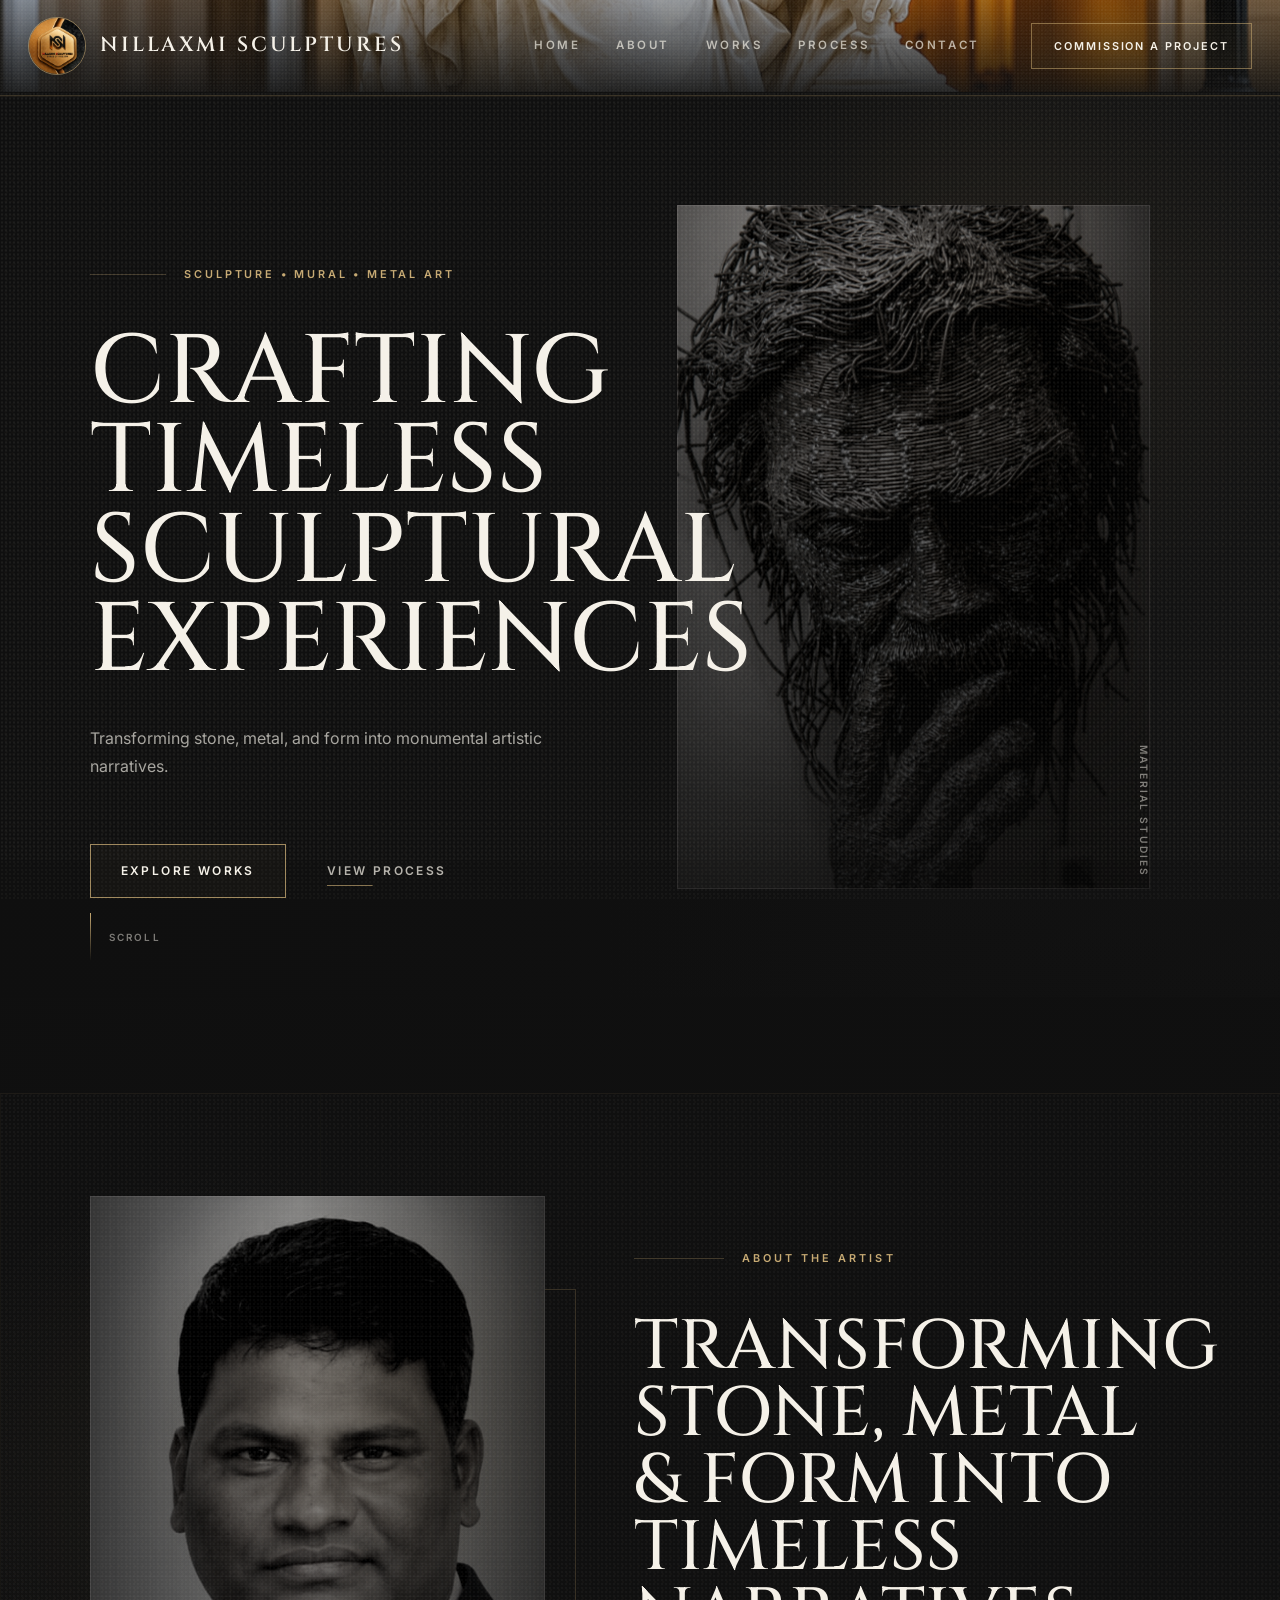
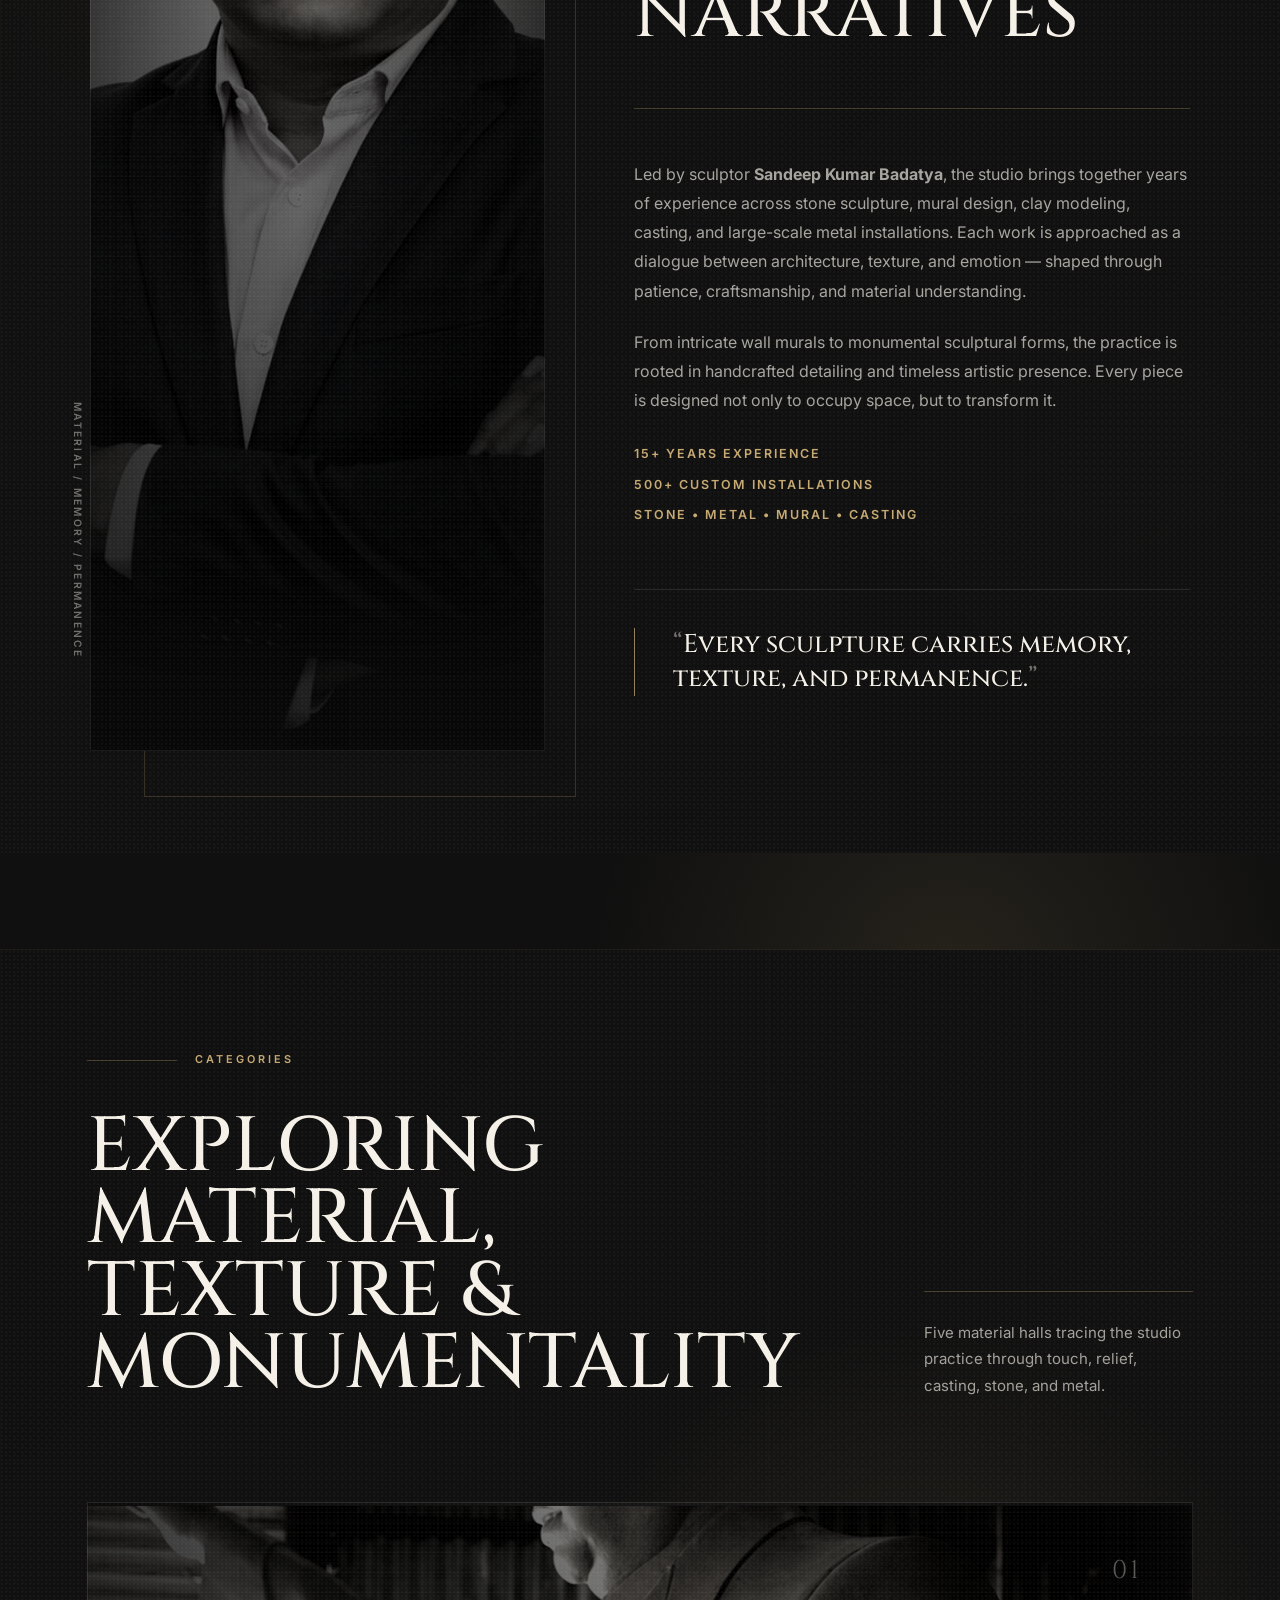
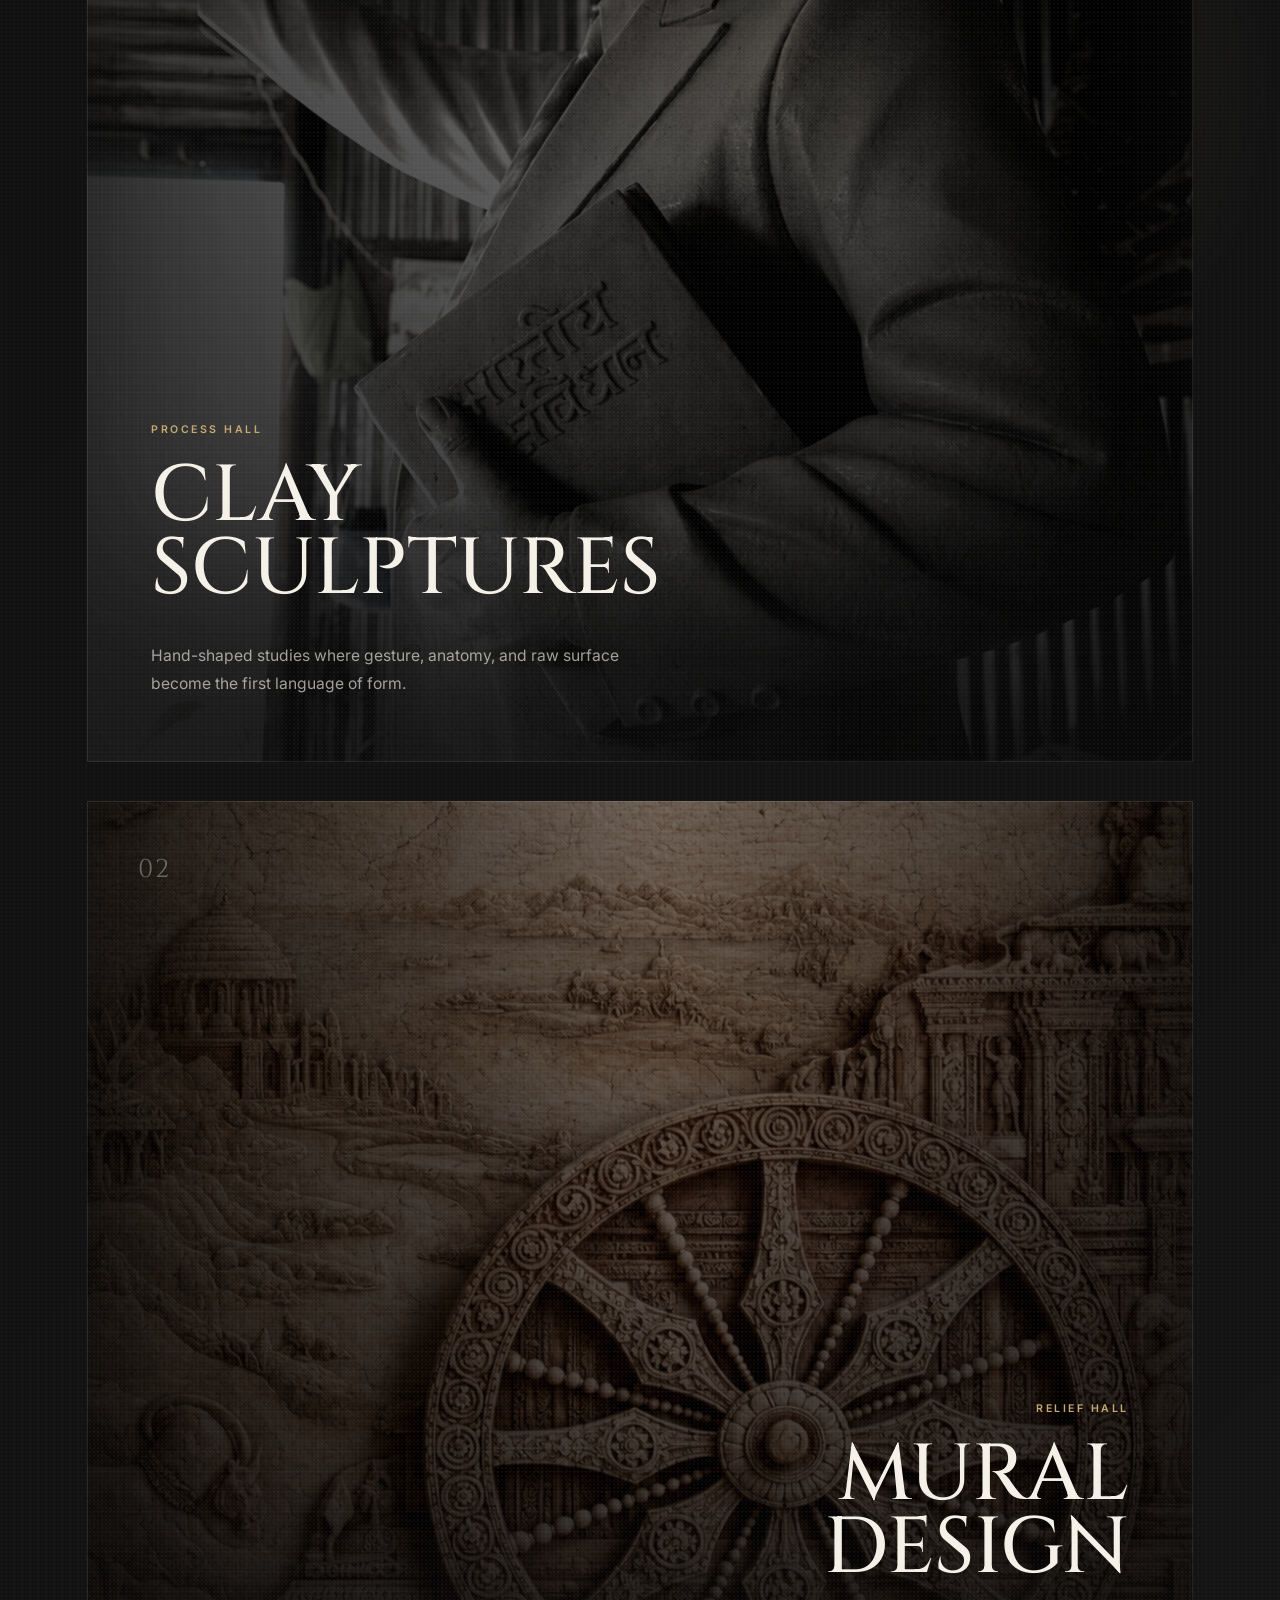
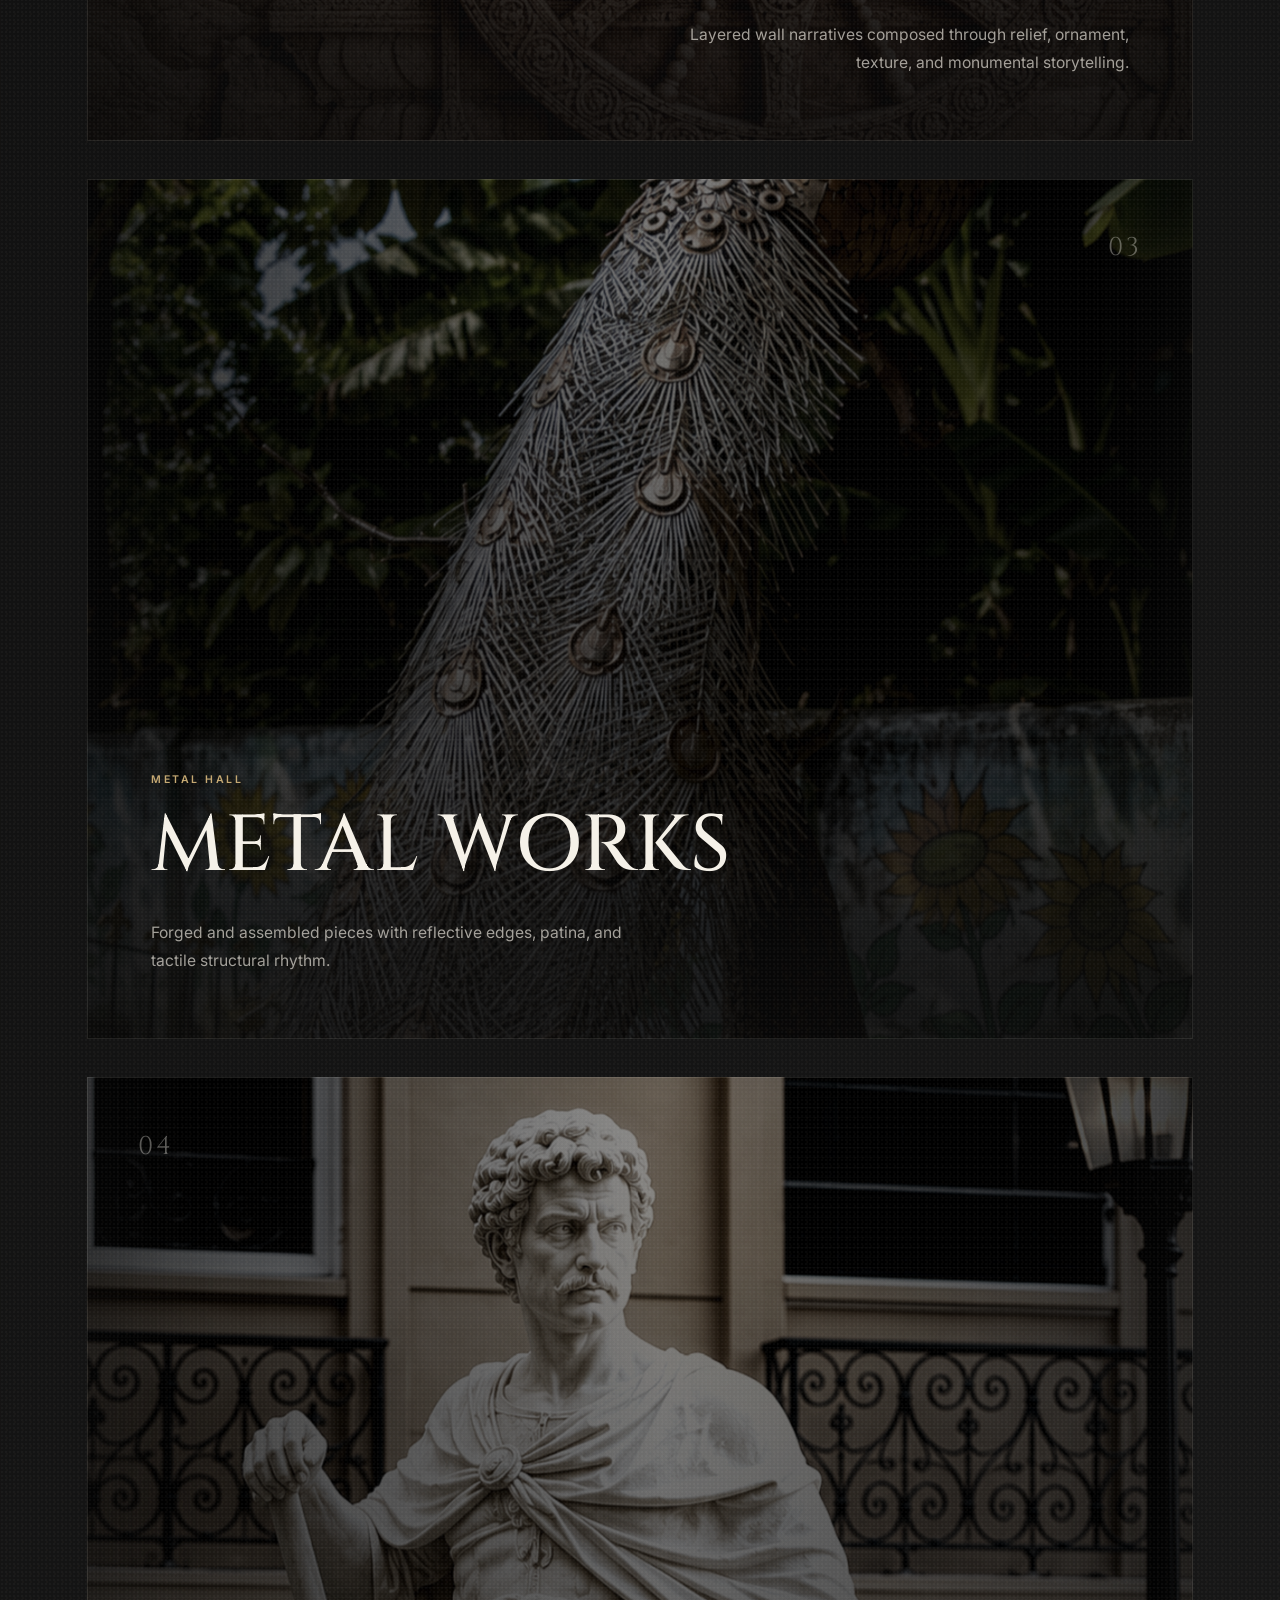
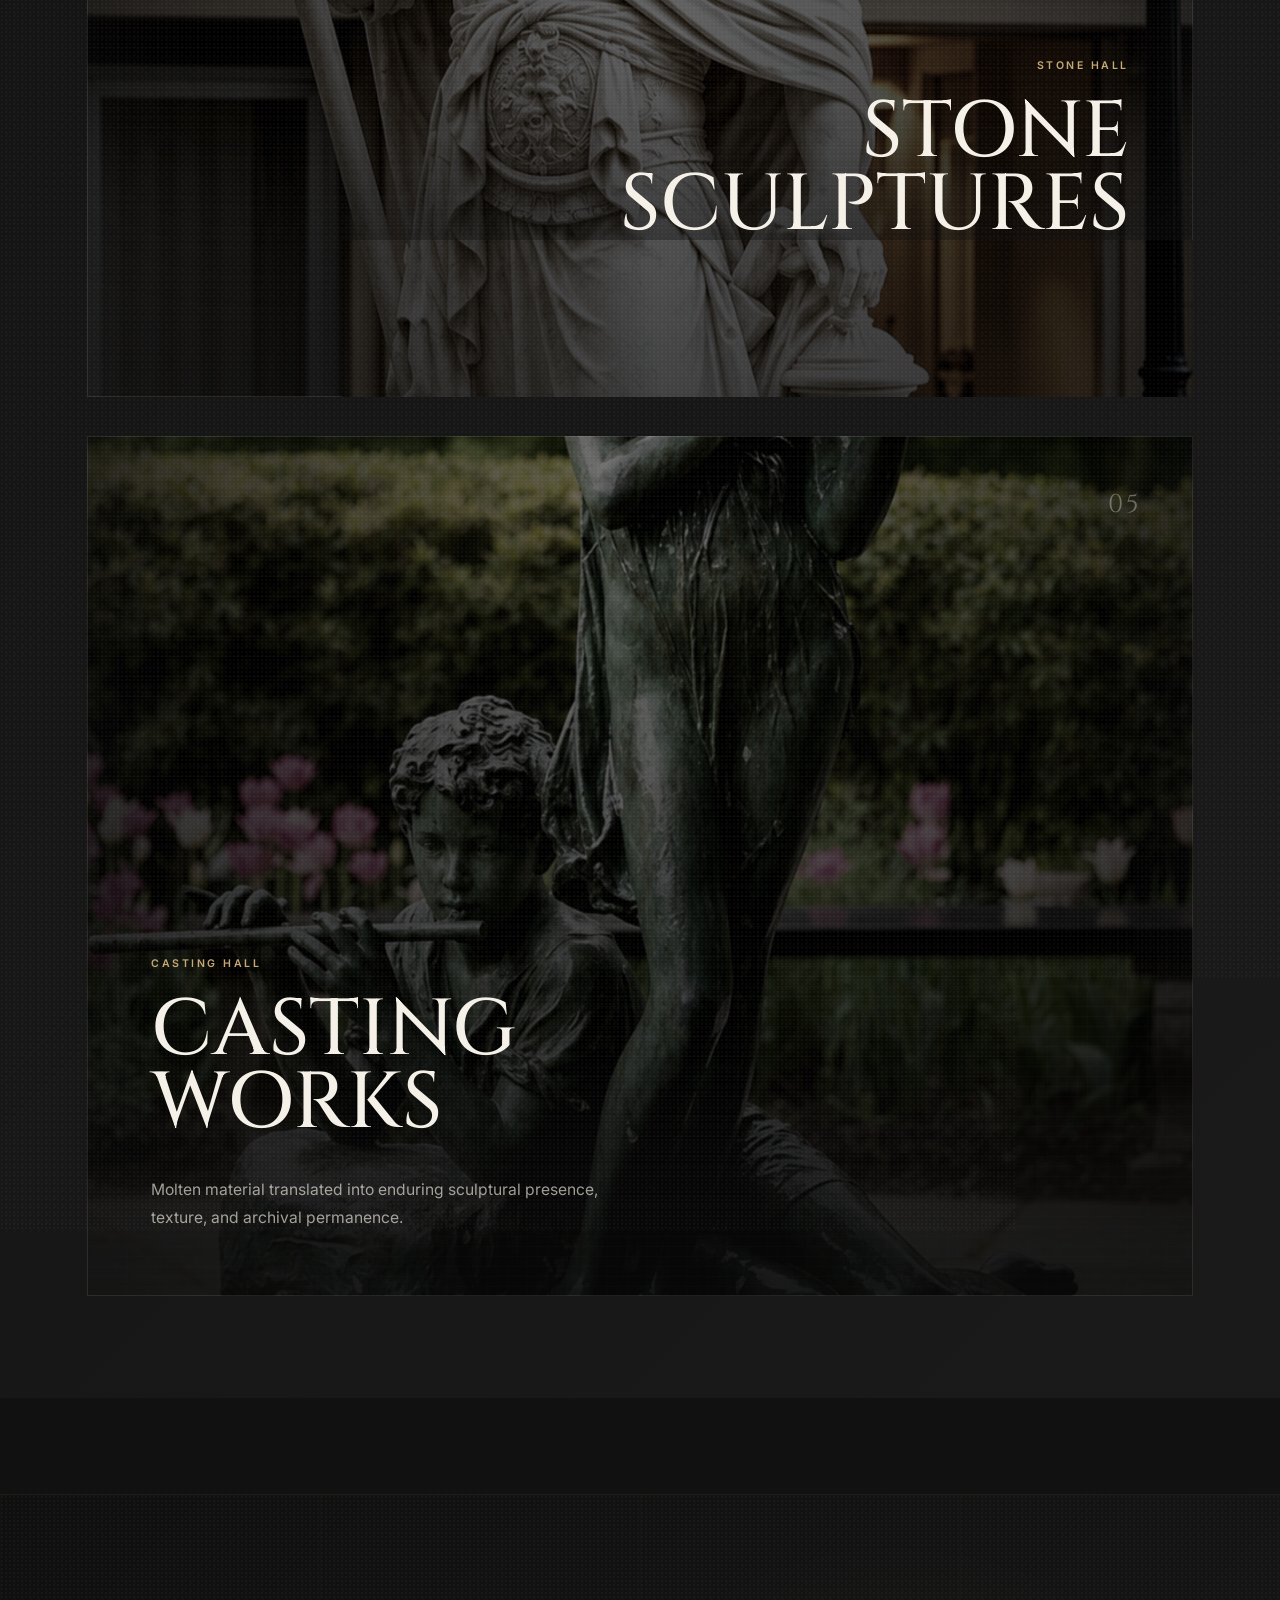
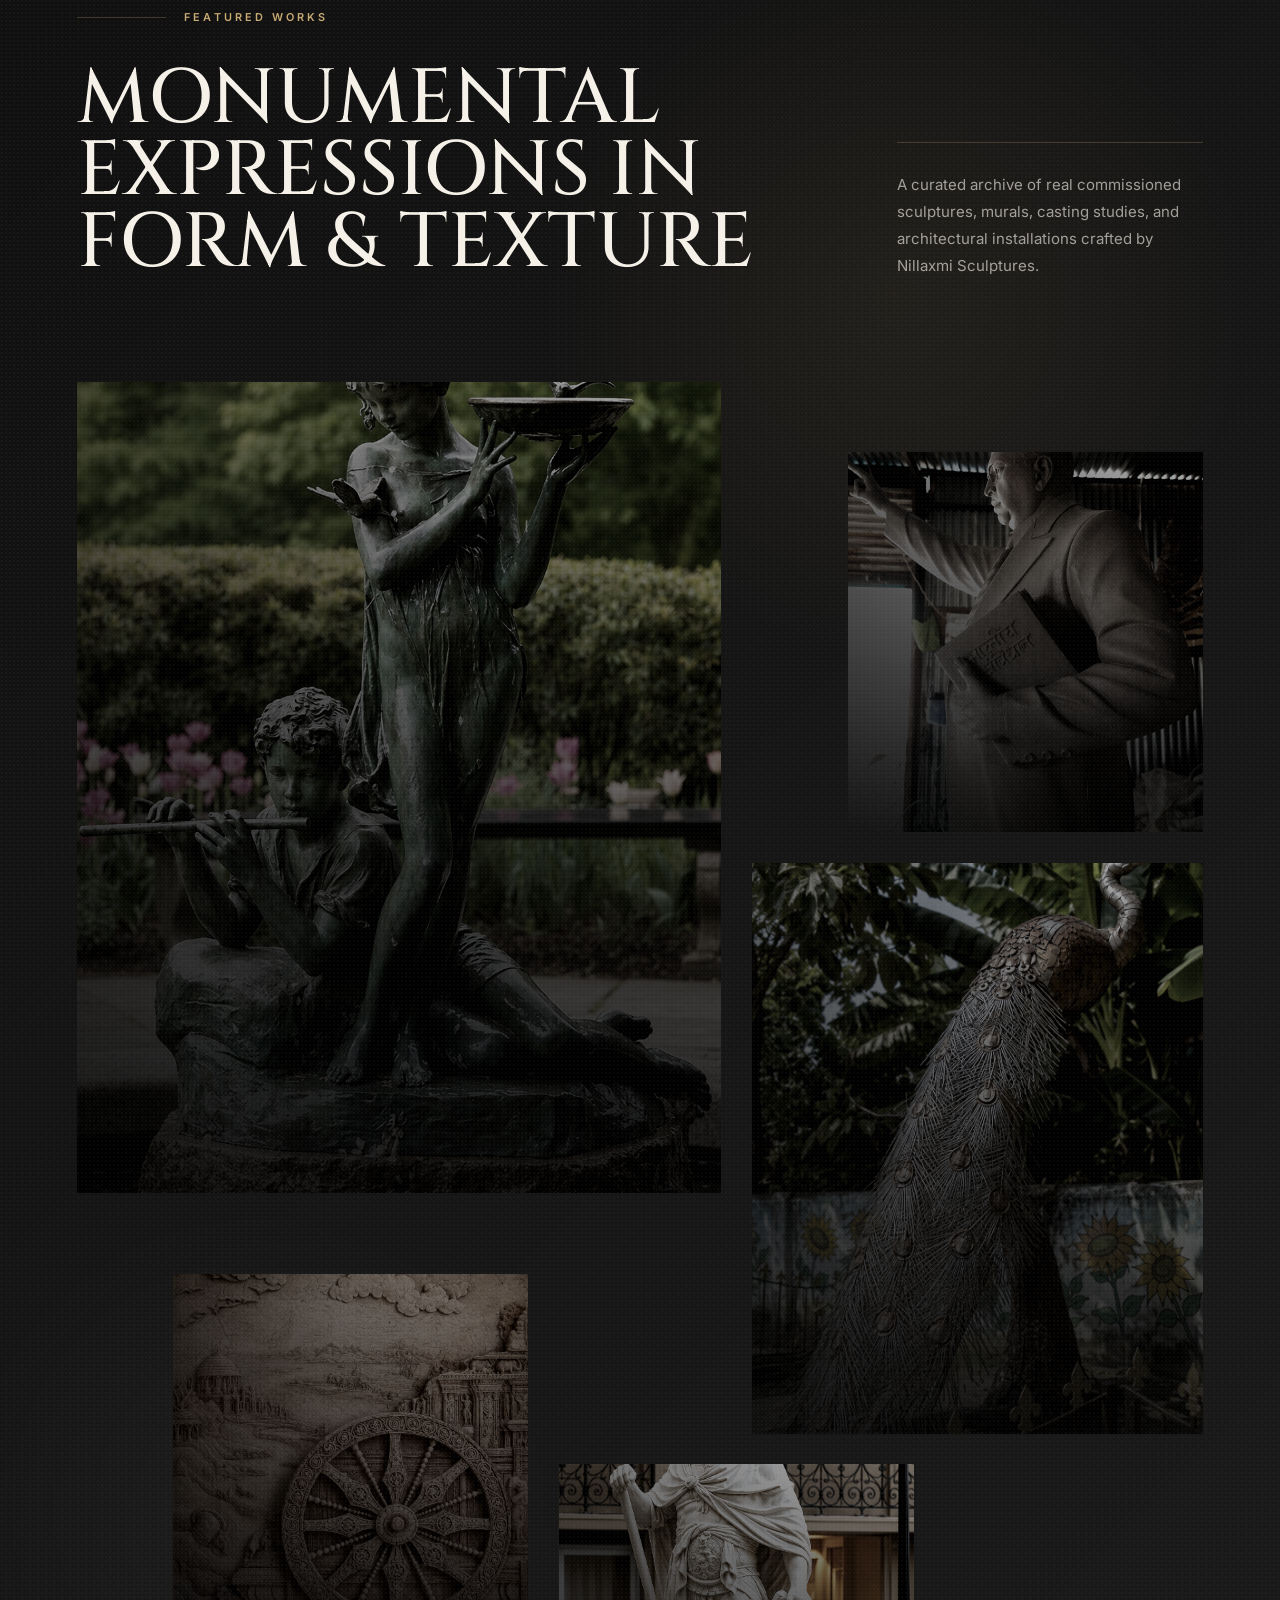
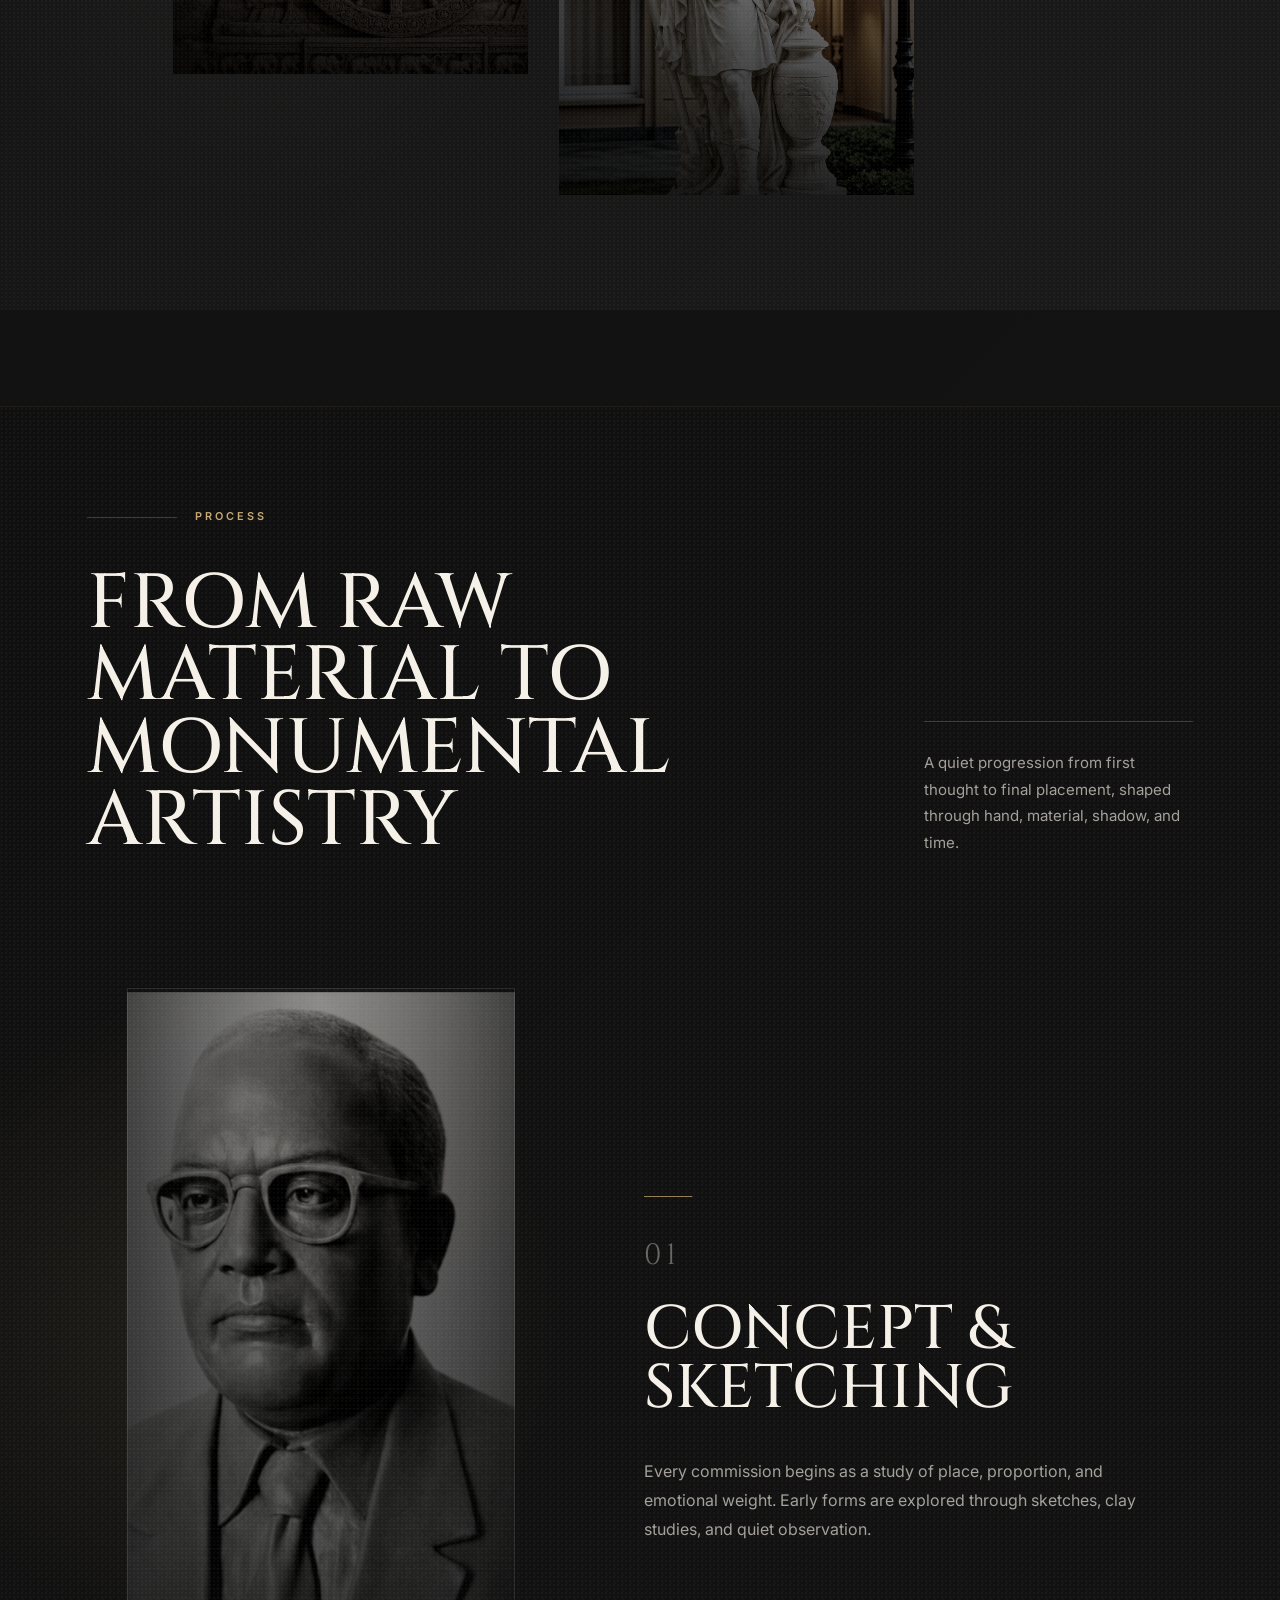
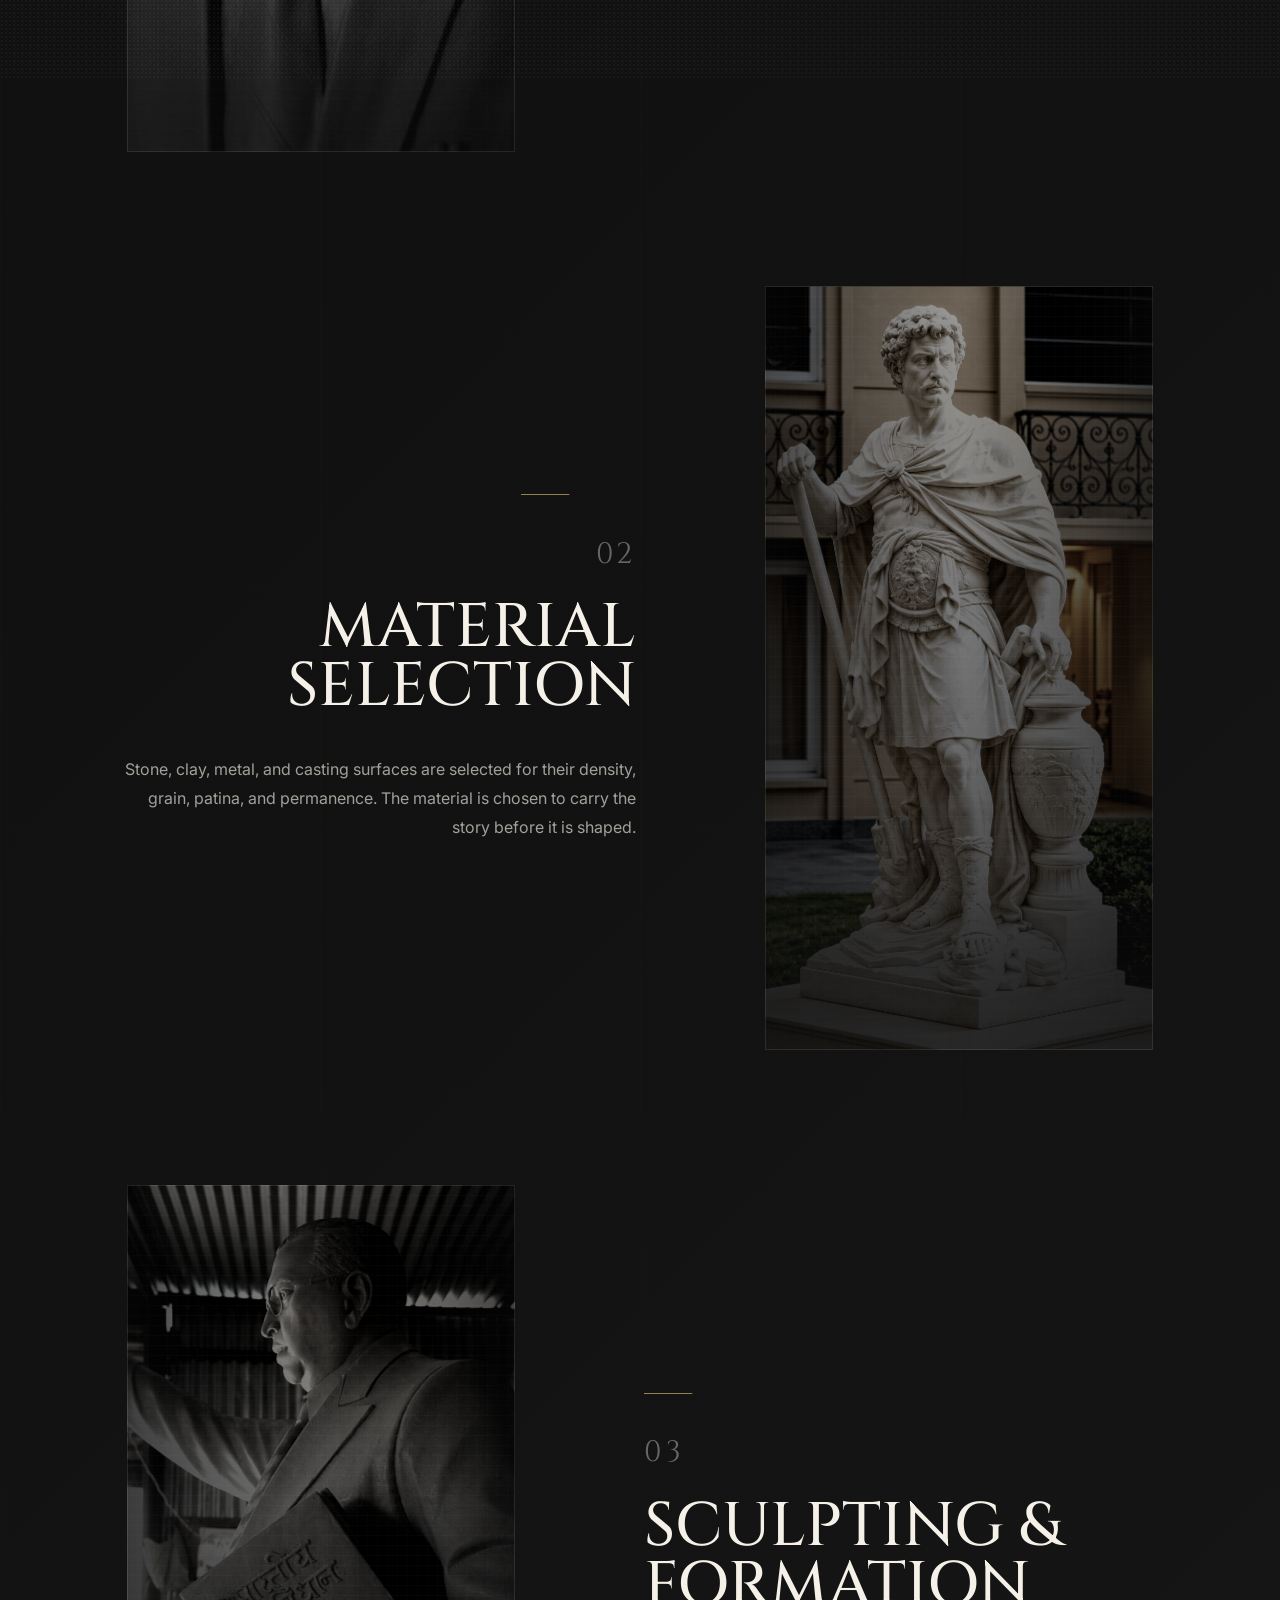
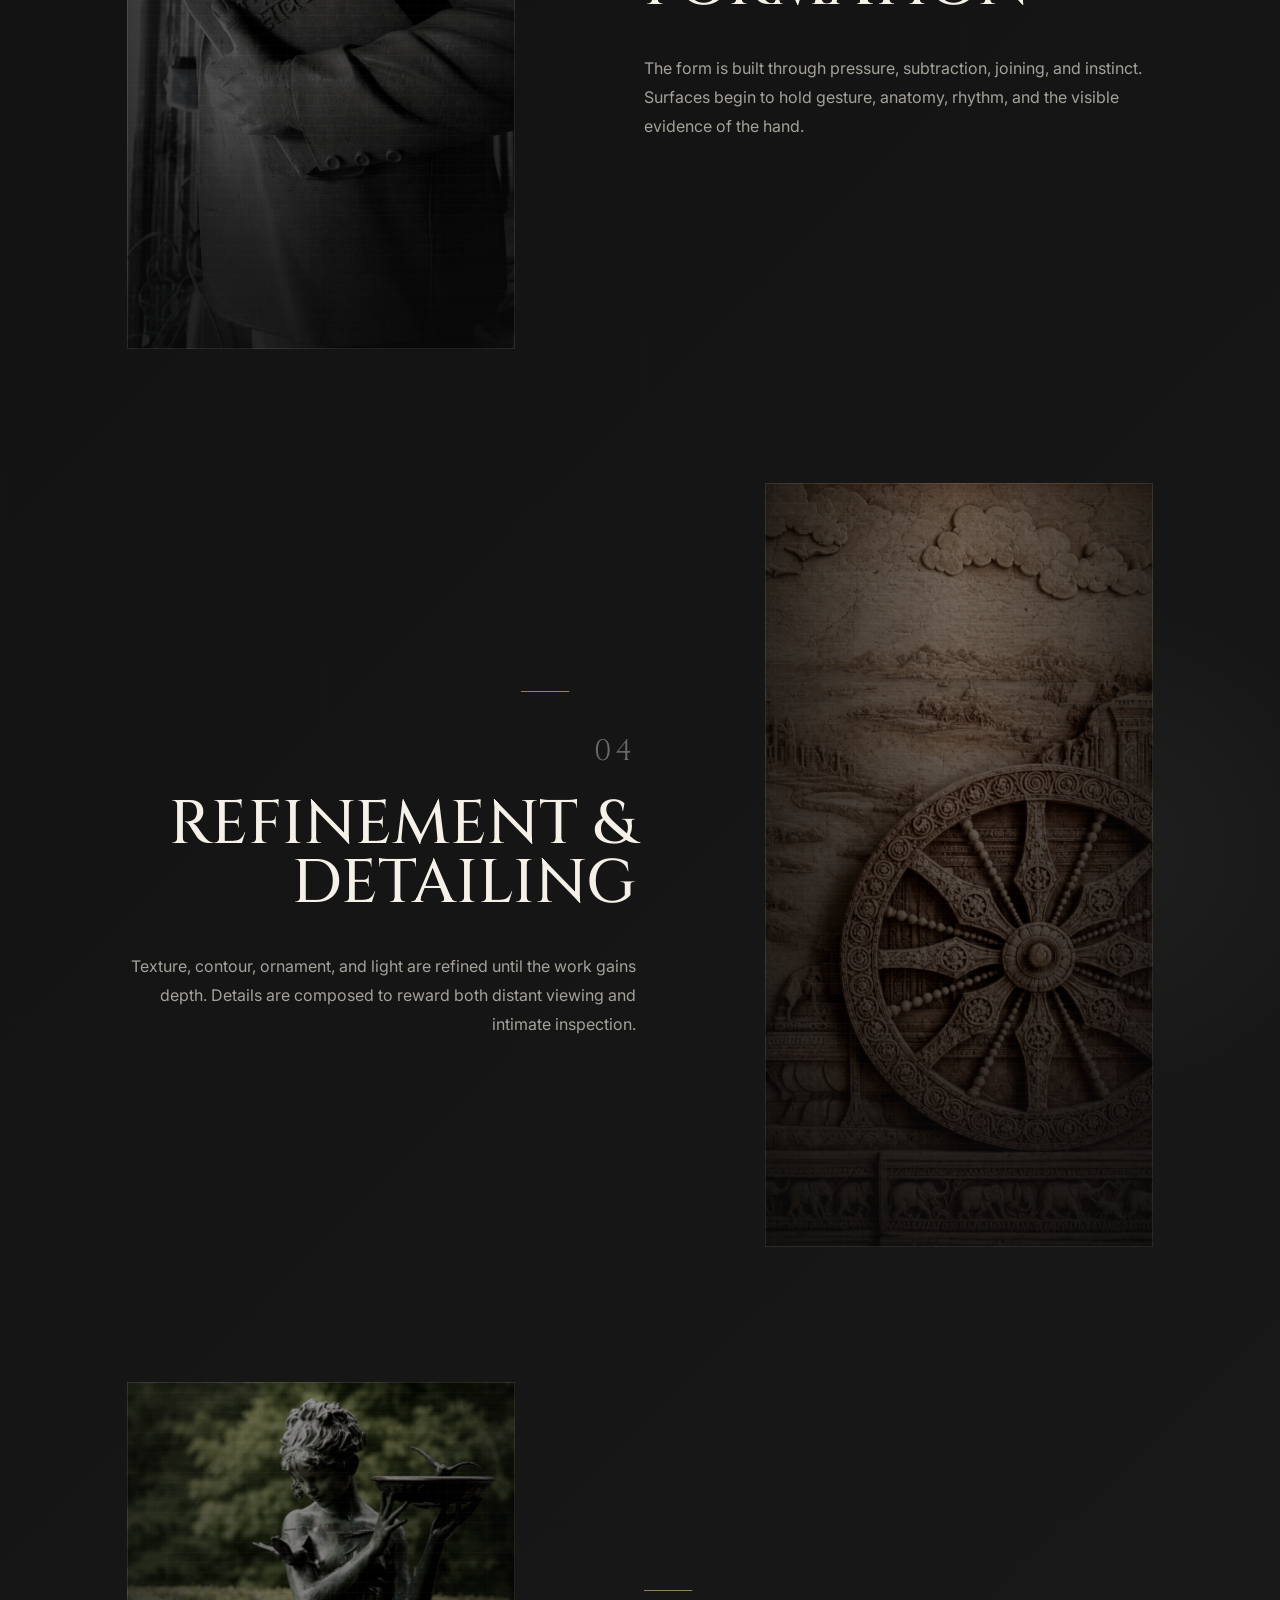
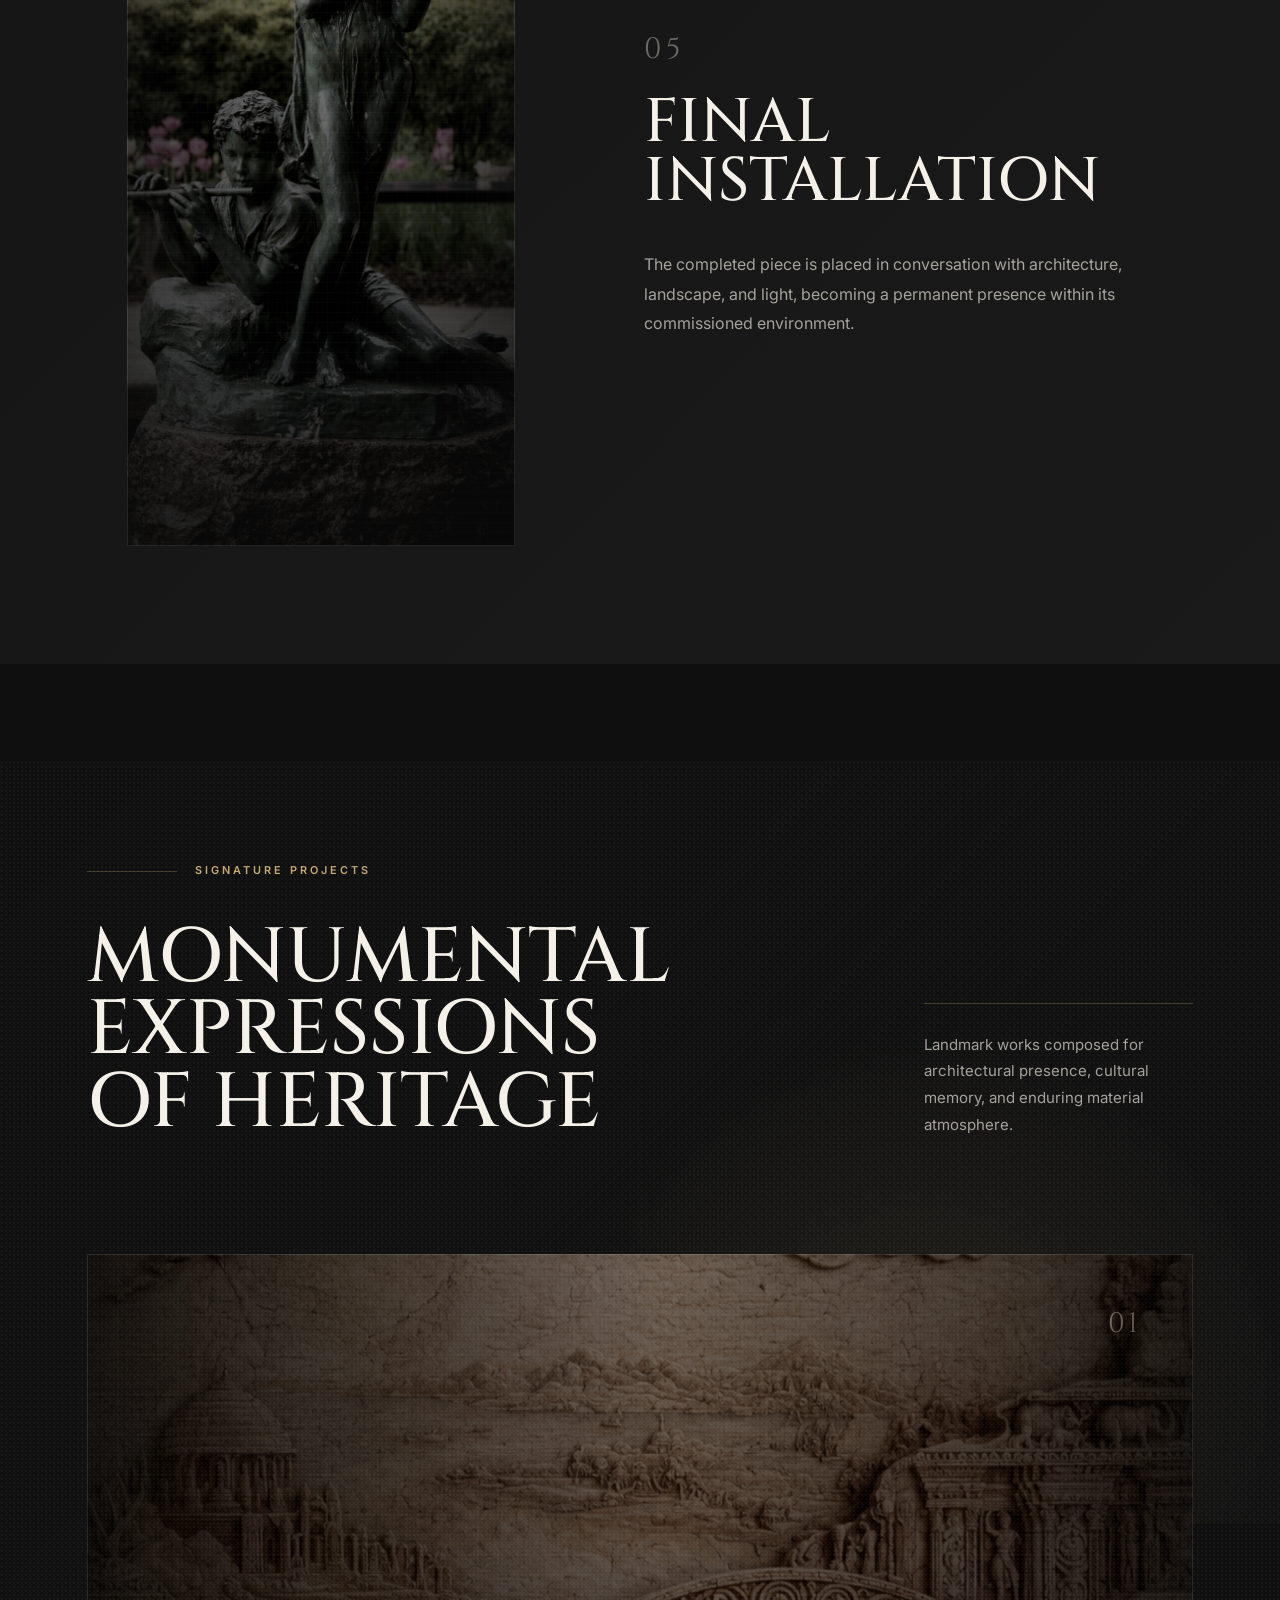
<file: index.html>
<!DOCTYPE html>
<html lang="en">
<head>
  <meta charset="UTF-8" />
  <meta name="viewport" content="width=device-width, initial-scale=1.0" />
  <meta
    name="description"
    content="Nillaxmi Sculptures is a luxury cinematic sculpture portfolio featuring stone, metal, mural, clay, and casting works."
  />
  <meta name="theme-color" content="#0f0f0f" />

  <title>Nillaxmi Sculptures | Luxury Sculpture Portfolio</title>

  <link rel="icon" href="data:," />

  <!-- Fonts -->
  <link rel="preconnect" href="https://fonts.googleapis.com" />
  <link rel="preconnect" href="https://fonts.gstatic.com" crossorigin />
  <link
    href="https://fonts.googleapis.com/css2?family=Cinzel:wght@500;600&family=Inter:wght@400;500;600&display=swap"
    rel="stylesheet"
  />

  <!-- IMPORTANT -->
  <!-- GitHub Pages path fix -->
  <link rel="stylesheet" href="./css/index.css" />
</head>

<body>
  <div class="site-shell">

    <!-- NAVBAR -->
    <iframe
      class="section-frame navbar-frame"
      src="./html/navbar.html"
      title="Nillaxmi Sculptures Navigation"
      scrolling="no"
    ></iframe>

    <main class="site-main">

      <!-- HERO -->
      <section
        id="hero"
        class="section-slot section-slot--hero"
        aria-label="Hero Section"
      >
        <iframe
          class="section-frame"
          src="./html/hero.html"
          title="Hero"
          scrolling="no"
          data-auto-height
        ></iframe>
      </section>

      <!-- ABOUT -->
      <section
        id="about"
        class="section-slot section-slot--about"
        aria-label="About Section"
      >
        <iframe
          class="section-frame"
          src="./html/about.html"
          title="About"
          scrolling="no"
          data-auto-height
        ></iframe>
      </section>

      <!-- CATEGORIES -->
      <section
        id="categories"
        class="section-slot section-slot--categories"
        aria-label="Categories Section"
      >
        <iframe
          class="section-frame"
          src="./html/categories.html"
          title="Categories"
          loading="lazy"
          scrolling="no"
          data-auto-height
        ></iframe>
      </section>

      <!-- FEATURED WORKS -->
      <section
        id="featured-works"
        class="section-slot section-slot--featured"
        aria-label="Featured Works"
      >
        <iframe
          class="section-frame"
          src="./html/featured-works-updated.html"
          title="Featured Works"
          loading="lazy"
          scrolling="no"
          data-auto-height
        ></iframe>
      </section>

      <!-- PROCESS -->
      <section
        id="process"
        class="section-slot section-slot--process"
        aria-label="Process Section"
      >
        <iframe
          class="section-frame"
          src="./html/process.html"
          title="Process"
          loading="lazy"
          scrolling="no"
          data-auto-height
        ></iframe>
      </section>

      <!-- SIGNATURE PROJECTS -->
      <section
        id="signature-projects"
        class="section-slot section-slot--projects"
        aria-label="Signature Projects"
      >
        <iframe
          class="section-frame"
          src="./html/signature-projects.html"
          title="Signature Projects"
          loading="lazy"
          scrolling="no"
          data-auto-height
        ></iframe>
      </section>

      <!-- TESTIMONIALS -->
      <section
        id="testimonials"
        class="section-slot section-slot--testimonials"
        aria-label="Testimonials"
      >
        <iframe
          class="section-frame"
          src="./html/testimonials.html"
          title="Testimonials"
          loading="lazy"
          scrolling="no"
          data-auto-height
        ></iframe>
      </section>

      <!-- CONTACT -->
      <section
        id="contact"
        class="section-slot section-slot--contact"
        aria-label="Contact Section"
      >
        <iframe
          class="section-frame"
          src="./html/contact.html"
          title="Contact"
          loading="lazy"
          scrolling="no"
          data-auto-height
        ></iframe>
      </section>

    </main>
  </div>

  <!-- AUTO HEIGHT SCRIPT -->
  <script>
    function resizeFrame(frame) {
      try {
        const doc =
          frame.contentDocument || frame.contentWindow.document;

        if (!doc) return;

        const height = Math.max(
          doc.body.scrollHeight,
          doc.documentElement.scrollHeight
        );

        frame.style.height = height + "px";
      } catch (error) {
        console.log("Iframe resize blocked:", error);
      }
    }

    function resizeAllFrames() {
      document
        .querySelectorAll("[data-auto-height]")
        .forEach((frame) => {
          resizeFrame(frame);
        });
    }

    document
      .querySelectorAll("[data-auto-height]")
      .forEach((frame) => {
        frame.addEventListener("load", () => {
          resizeFrame(frame);

          setTimeout(() => resizeFrame(frame), 300);
          setTimeout(() => resizeFrame(frame), 1000);
          setTimeout(() => resizeFrame(frame), 2000);
        });
      });

    window.addEventListener("resize", resizeAllFrames);

    window.addEventListener("load", resizeAllFrames);
  </script>
</body>
</html>
</file>
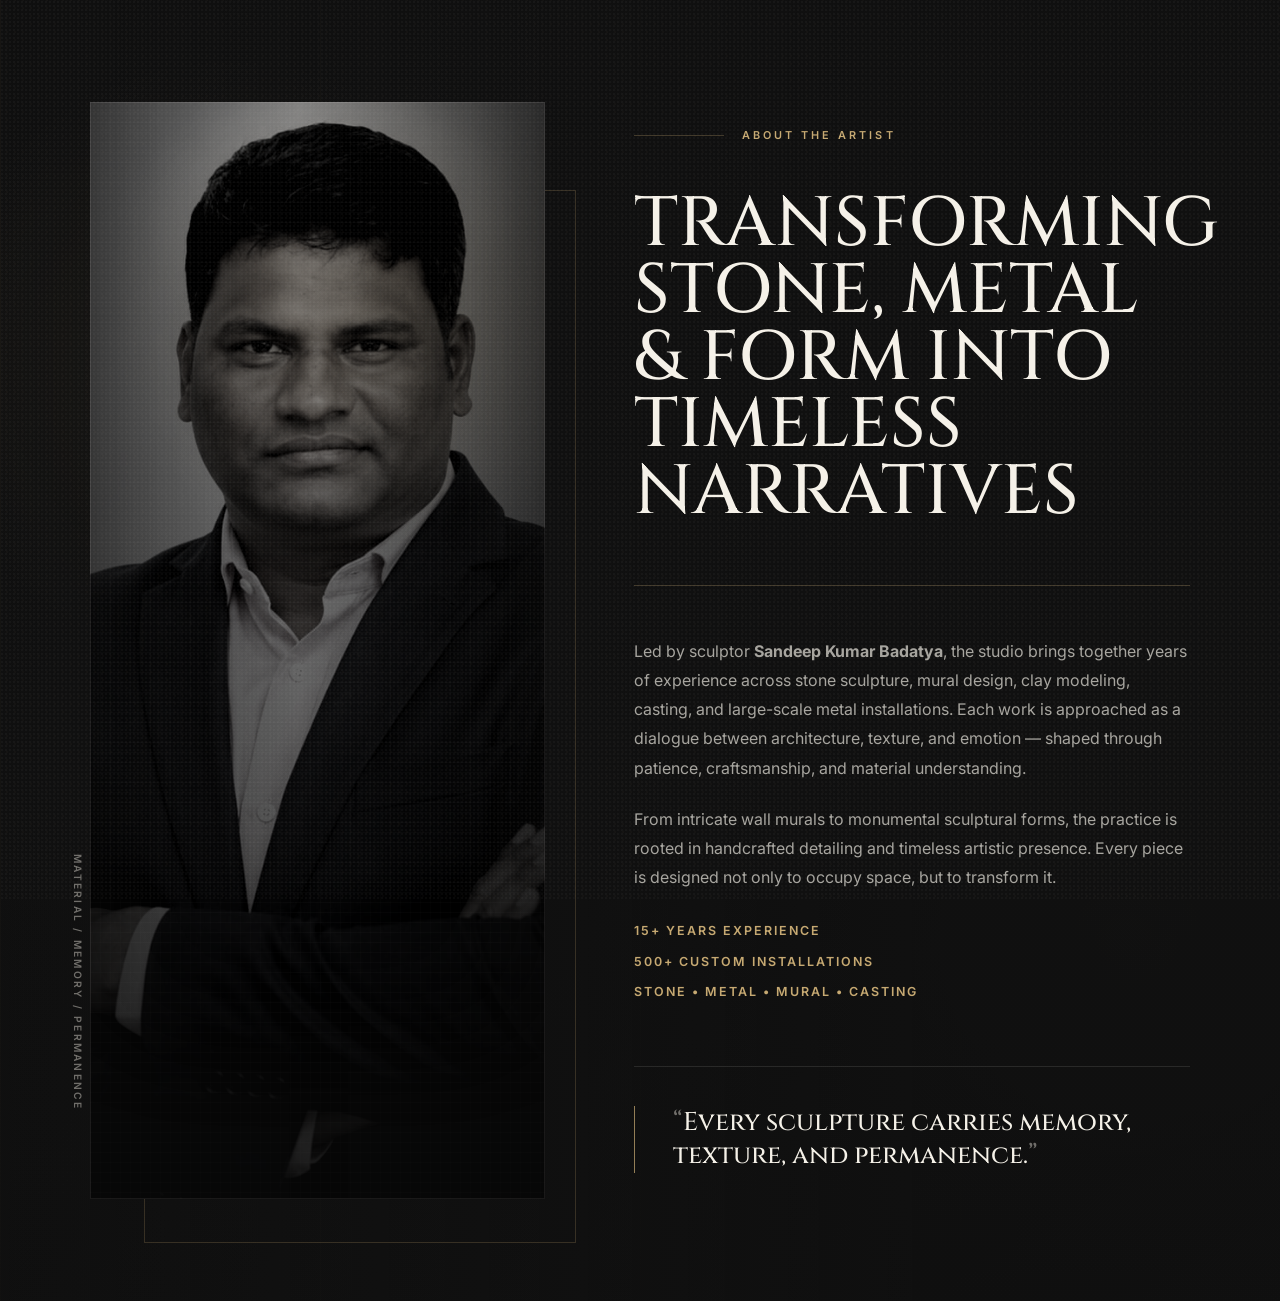
<file: html/about.html>
﻿<!DOCTYPE html>
<html lang="en">
<head>
  <meta charset="UTF-8" />
  <meta name="viewport" content="width=device-width, initial-scale=1.0" />
  <title>About the Artist</title>
  <link rel="preconnect" href="https://fonts.googleapis.com" />
  <link rel="preconnect" href="https://fonts.gstatic.com" crossorigin />
  <link href="https://fonts.googleapis.com/css2?family=Cinzel:wght@500;600&family=Inter:wght@400;500;600&display=swap" rel="stylesheet" />
  <link rel="stylesheet" href="../css/about.css" />
</head>
<body>
  <section class="about-section" aria-label="About the artist">
    <figure class="artist-visual">
      <div class="image-frame">
        <img
          class="artist-image"
          src="../image/WhatsApp Image 2026-05-27 at 10.31.24 AM.jpeg"
          alt="Clay sculpting process work rendered with cinematic museum lighting"
        />
      </div>
    </figure>

    <div class="about-copy">
      <p class="eyebrow reveal">ABOUT THE ARTIST</p>
      <h1 class="reveal">Transforming Stone, Metal &amp; Form Into Timeless Narratives</h1>

      <div class="story reveal">
        <p>
          Led by sculptor <b>Sandeep Kumar Badatya</b>, the studio brings together years of experience across stone sculpture, mural design, clay modeling, casting, and large-scale metal installations. Each work is approached as a dialogue between architecture, texture, and emotion — shaped through patience, craftsmanship, and material understanding.
        </p>
        <p>
          From intricate wall murals to monumental sculptural forms, the practice is rooted in handcrafted detailing and timeless artistic presence. Every piece is designed not only to occupy space, but to transform it.
        </p>
        <div class="artist-stats" aria-label="Studio highlights">
          <span>15+ Years Experience</span>
          <span>500+ Custom Installations</span>
          <span>Stone &bull; Metal &bull; Mural &bull; Casting</span>
        </div>
      </div>

      <blockquote class="quote reveal">
        <span>&ldquo;</span>Every sculpture carries memory, texture, and permanence.<span>&rdquo;</span>
      </blockquote>
    </div>
  </section>
</body>
</html>
</file>
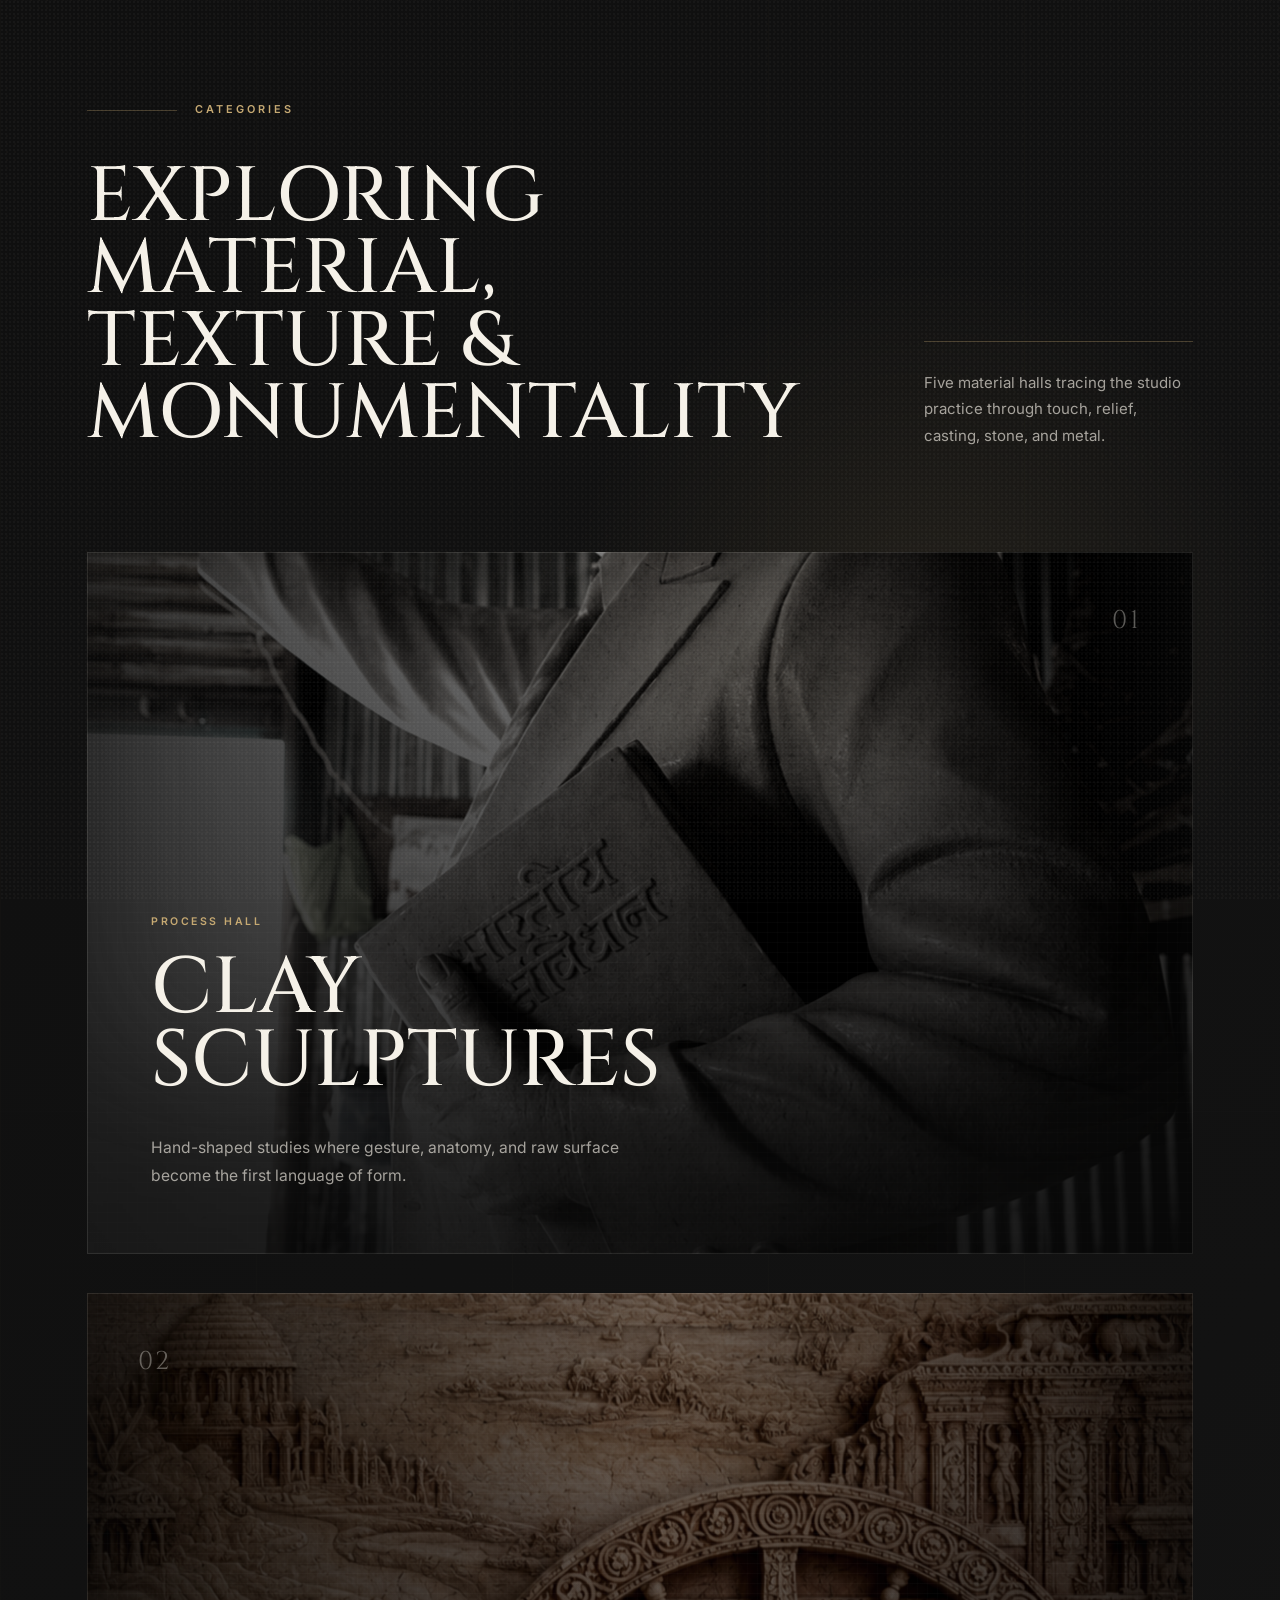
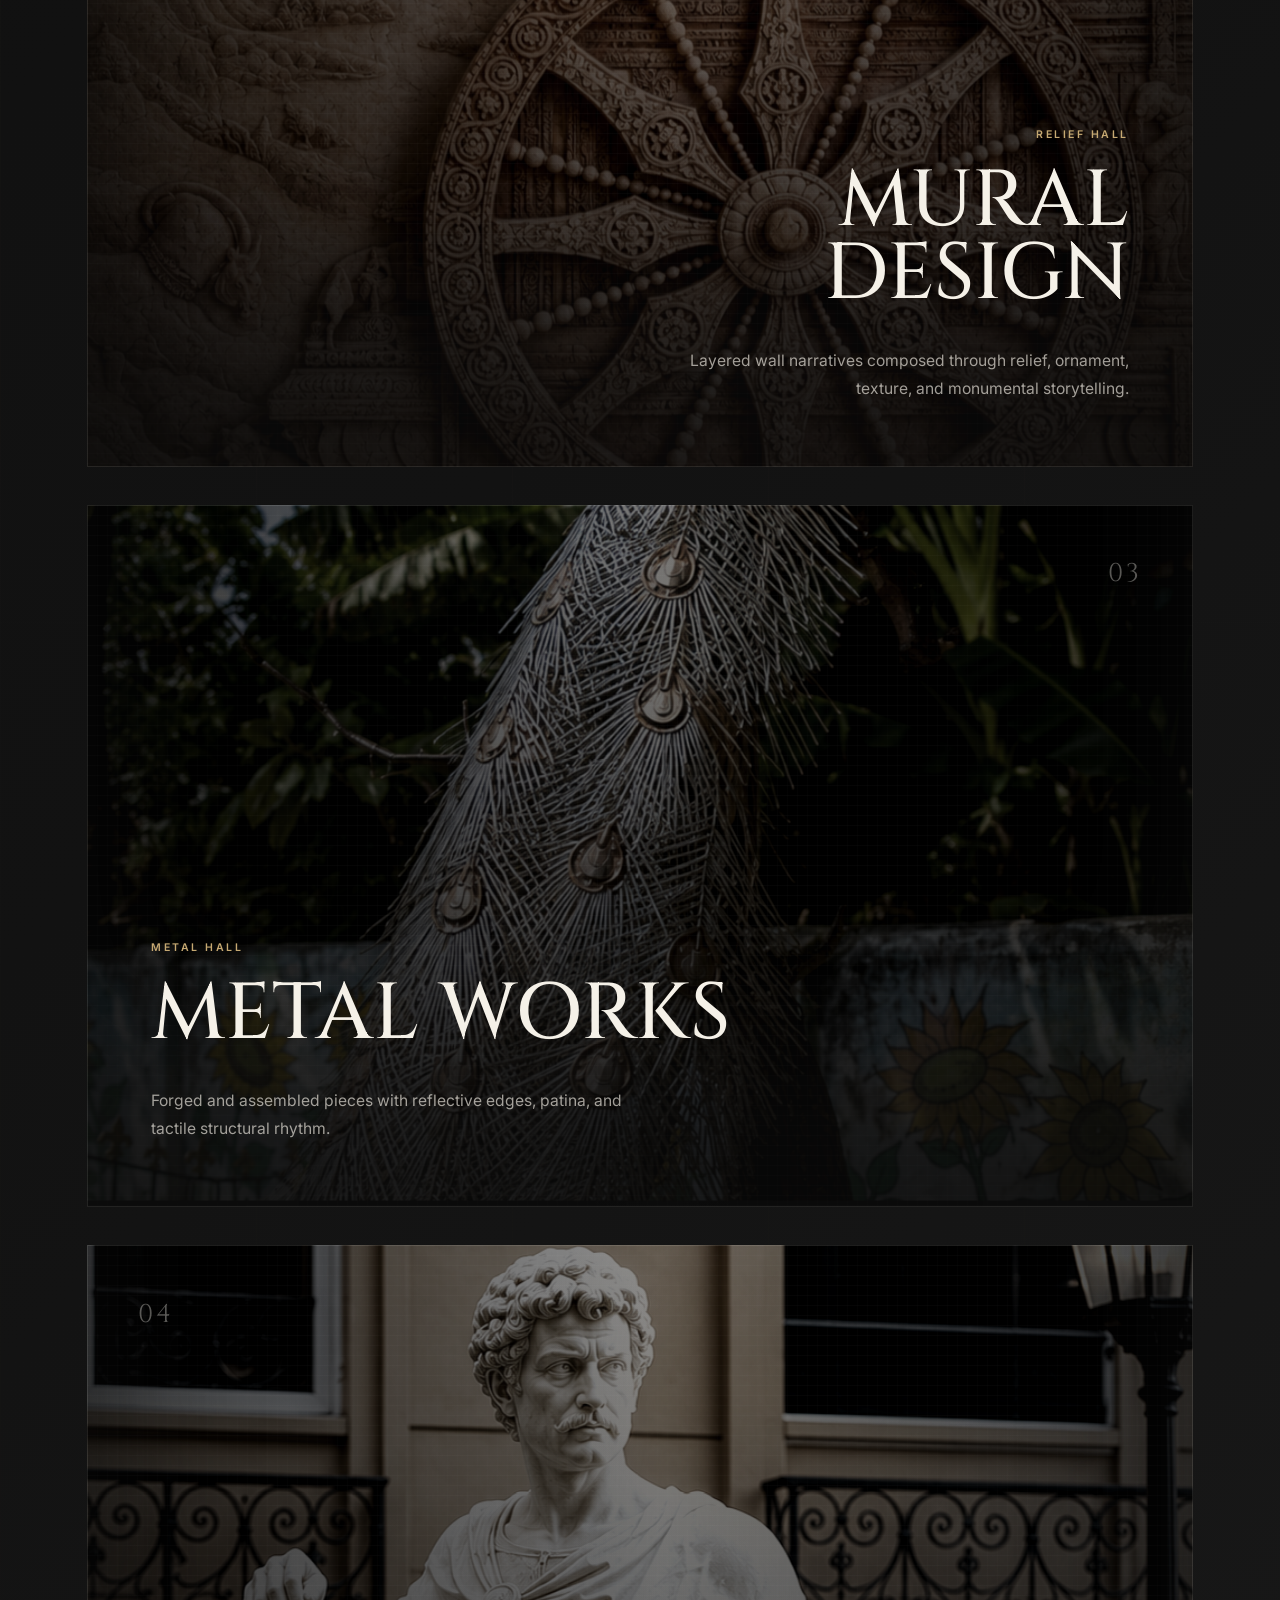
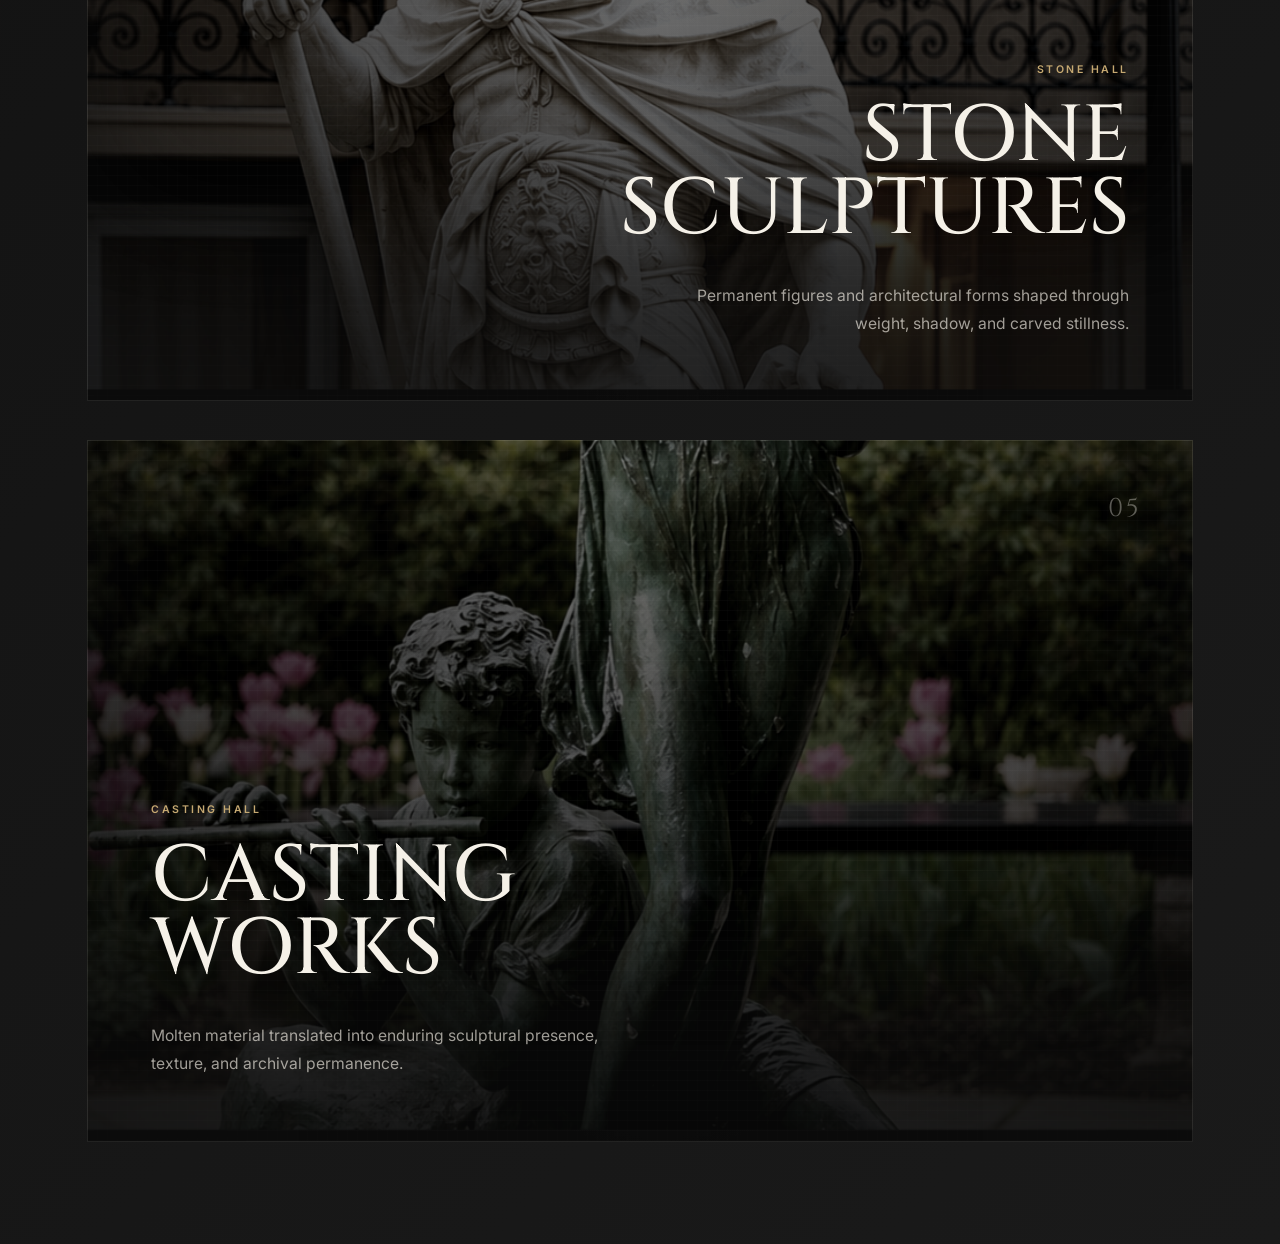
<file: html/categories.html>
﻿<!DOCTYPE html>
<html lang="en">
<head>
  <meta charset="UTF-8" />
  <meta name="viewport" content="width=device-width, initial-scale=1.0" />
  <title>Categories</title>
  <link rel="preconnect" href="https://fonts.googleapis.com" />
  <link rel="preconnect" href="https://fonts.gstatic.com" crossorigin />
  <link href="https://fonts.googleapis.com/css2?family=Cinzel:wght@500;600&family=Inter:wght@400;500;600&display=swap" rel="stylesheet" />
  <link rel="stylesheet" href="../css/categories.css" />
</head>
<body>
  <section class="categories-section" aria-label="Artwork categories">
    <header class="section-header">
      <div>
        <p class="eyebrow reveal">CATEGORIES</p>
        <h1 class="reveal">Exploring Material, Texture &amp; Monumentality</h1>
      </div>
      <p class="header-note reveal">
        Five material halls tracing the studio practice through touch, relief, casting, stone, and metal.
      </p>
    </header>

    <div class="category-panels">
      <a class="category-panel" href="#clay-sculptures" aria-label="View Clay Sculptures">
        <img class="panel-image" src="../image/Clay work/1.png" alt="Clay sculpture process work in dramatic studio light" />
        <span class="panel-index">01</span>
        <span class="panel-content">
          <span class="panel-kicker">Process Hall</span>
          <span class="panel-title">Clay Sculptures</span>
          <span class="panel-description">Hand-shaped studies where gesture, anatomy, and raw surface become the first language of form.</span>
        </span>
      </a>

      <a class="category-panel" href="#mural-design" aria-label="View Mural Design">
        <img class="panel-image" src="../image/mural design/1.png" alt="Detailed mural relief with architectural narrative carving" />
        <span class="panel-index">02</span>
        <span class="panel-content">
          <span class="panel-kicker">Relief Hall</span>
          <span class="panel-title">Mural Design</span>
          <span class="panel-description">Layered wall narratives composed through relief, ornament, texture, and monumental storytelling.</span>
        </span>
      </a>

      <a class="category-panel" href="#metal-works" aria-label="View Metal Works">
        <img class="panel-image" src="../image/metal work/1.png" alt="Handcrafted metal peacock sculpture with fine feather detail" />
        <span class="panel-index">03</span>
        <span class="panel-content">
          <span class="panel-kicker">Metal Hall</span>
          <span class="panel-title">Metal Works</span>
          <span class="panel-description">Forged and assembled pieces with reflective edges, patina, and tactile structural rhythm.</span>
        </span>
      </a>

      <a class="category-panel" href="#stone-sculptures" aria-label="View Stone Sculptures">
        <img class="panel-image" src="../image/stone sculptures/1.png" alt="Classical stone sculpture with architectural presence" />
        <span class="panel-index">04</span>
        <span class="panel-content">
          <span class="panel-kicker">Stone Hall</span>
          <span class="panel-title">Stone Sculptures</span>
          <span class="panel-description">Permanent figures and architectural forms shaped through weight, shadow, and carved stillness.</span>
        </span>
      </a>

      <a class="category-panel" href="#casting-works" aria-label="View Casting Works">
        <img class="panel-image" src="../image/casting work/1.png" alt="Cast garden sculpture with aged patina and handcrafted detail" />
        <span class="panel-index">05</span>
        <span class="panel-content">
          <span class="panel-kicker">Casting Hall</span>
          <span class="panel-title">Casting Works</span>
          <span class="panel-description">Molten material translated into enduring sculptural presence, texture, and archival permanence.</span>
        </span>
      </a>
    </div>
  </section>

  <script>
    const panels = [...document.querySelectorAll(".category-panel")];

    const movePanels = () => {
      const viewport = window.innerHeight;

      panels.forEach((panel) => {
        const image = panel.querySelector(".panel-image");
        const rect = panel.getBoundingClientRect();
        const progress = (rect.top - viewport) / (viewport + rect.height);
        const drift = Math.max(-1, Math.min(1, progress)) * -24;

        image.style.setProperty("--panel-drift", `${drift}px`);
      });
    };

    window.addEventListener("scroll", movePanels, { passive: true });
    window.addEventListener("resize", movePanels);
    movePanels();
  </script>
</body>
</html>
</file>
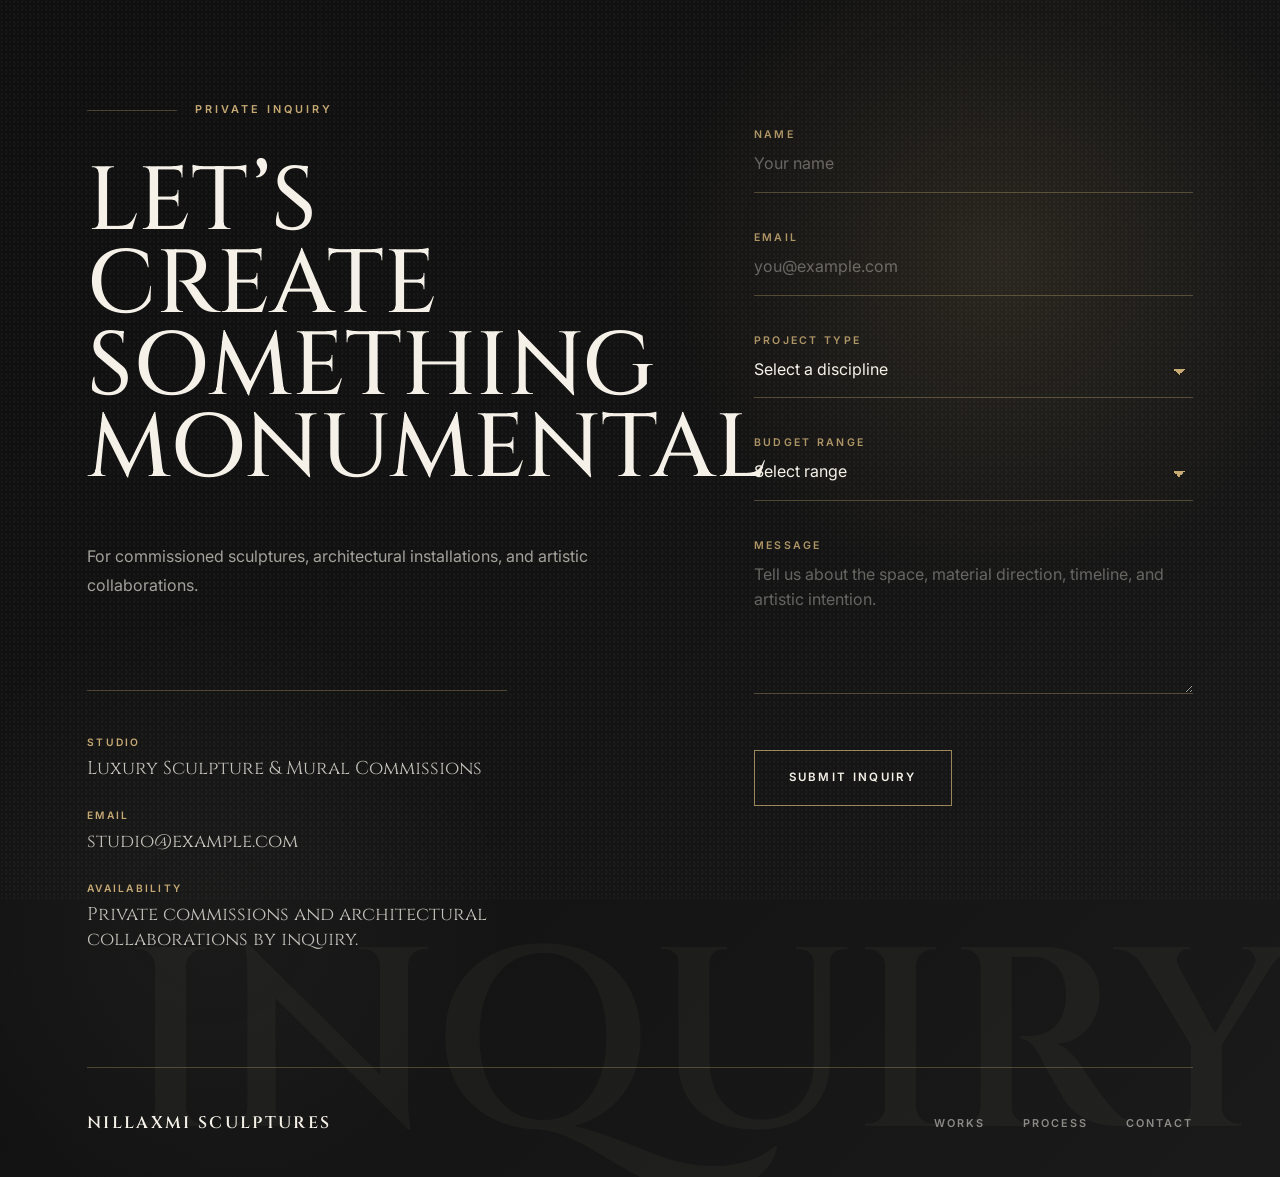
<file: html/contact.html>
﻿<!DOCTYPE html>
<html lang="en">
<head>
  <meta charset="UTF-8" />
  <meta name="viewport" content="width=device-width, initial-scale=1.0" />
  <title>Contact Inquiry</title>
  <link rel="preconnect" href="https://fonts.googleapis.com" />
  <link rel="preconnect" href="https://fonts.gstatic.com" crossorigin />
  <link href="https://fonts.googleapis.com/css2?family=Cinzel:wght@500;600&family=Inter:wght@400;500;600&display=swap" rel="stylesheet" />
  <link rel="stylesheet" href="../css/contact.css" />
</head>
<body>
  <section class="contact-section" aria-label="Contact inquiry">
    <div class="contact-shell">
      <div class="contact-intro">
        <p class="eyebrow">PRIVATE INQUIRY</p>
        <h1>Let&rsquo;s Create Something Monumental</h1>
        <p class="statement">For commissioned sculptures, architectural installations, and artistic collaborations.</p>

        <div class="contact-details" aria-label="Contact information">
          <div class="detail">
            <span>Studio</span>
            <p>Luxury Sculpture &amp; Mural Commissions</p>
          </div>
          <div class="detail">
            <span>Email</span>
            <a href="mailto:studio@example.com">studio@example.com</a>
          </div>
          <div class="detail">
            <span>Availability</span>
            <p>Private commissions and architectural collaborations by inquiry.</p>
          </div>
        </div>
      </div>

      <form class="inquiry-form" action="#" method="post">
        <div class="field">
          <label for="name">Name</label>
          <input id="name" name="name" type="text" placeholder="Your name" autocomplete="name" required />
        </div>

        <div class="field">
          <label for="email">Email</label>
          <input id="email" name="email" type="email" placeholder="you@example.com" autocomplete="email" required />
        </div>

        <div class="field">
          <label for="project-type">Project Type</label>
          <select id="project-type" name="project-type" required>
            <option value="">Select a discipline</option>
            <option>Clay Sculpture</option>
            <option>Mural Design</option>
            <option>Metal Work</option>
            <option>Stone Sculpture</option>
            <option>Casting Work</option>
            <option>Architectural Installation</option>
          </select>
        </div>

        <div class="field">
          <label for="budget">Budget Range</label>
          <select id="budget" name="budget">
            <option value="">Select range</option>
            <option>Under $10,000</option>
            <option>$10,000 - $25,000</option>
            <option>$25,000 - $50,000</option>
            <option>$50,000+</option>
          </select>
        </div>

        <div class="field">
          <label for="message">Message</label>
          <textarea id="message" name="message" placeholder="Tell us about the space, material direction, timeline, and artistic intention." required></textarea>
        </div>

        <button class="submit-button" type="submit">Submit Inquiry</button>
      </form>
    </div>

    <footer class="luxury-footer">
      <a class="footer-brand" href="../index.html" target="_parent">Nillaxmi Sculptures</a>
      <nav class="footer-nav" aria-label="Footer navigation">
        <a href="../index.html#featured-works" target="_parent">Works</a>
        <a href="../index.html#process" target="_parent">Process</a>
        <a href="../index.html#contact" target="_parent">Contact</a>
      </nav>
    </footer>
  </section>

  <script>
    const section = document.querySelector(".contact-section");

    const moveBackground = () => {
      const progress = Math.min(window.scrollY / window.innerHeight, 1);
      section.style.setProperty("--bg-drift", `${progress * -18}px`);
    };

    window.addEventListener("scroll", moveBackground, { passive: true });
    moveBackground();
  </script>
</body>
</html>
</file>
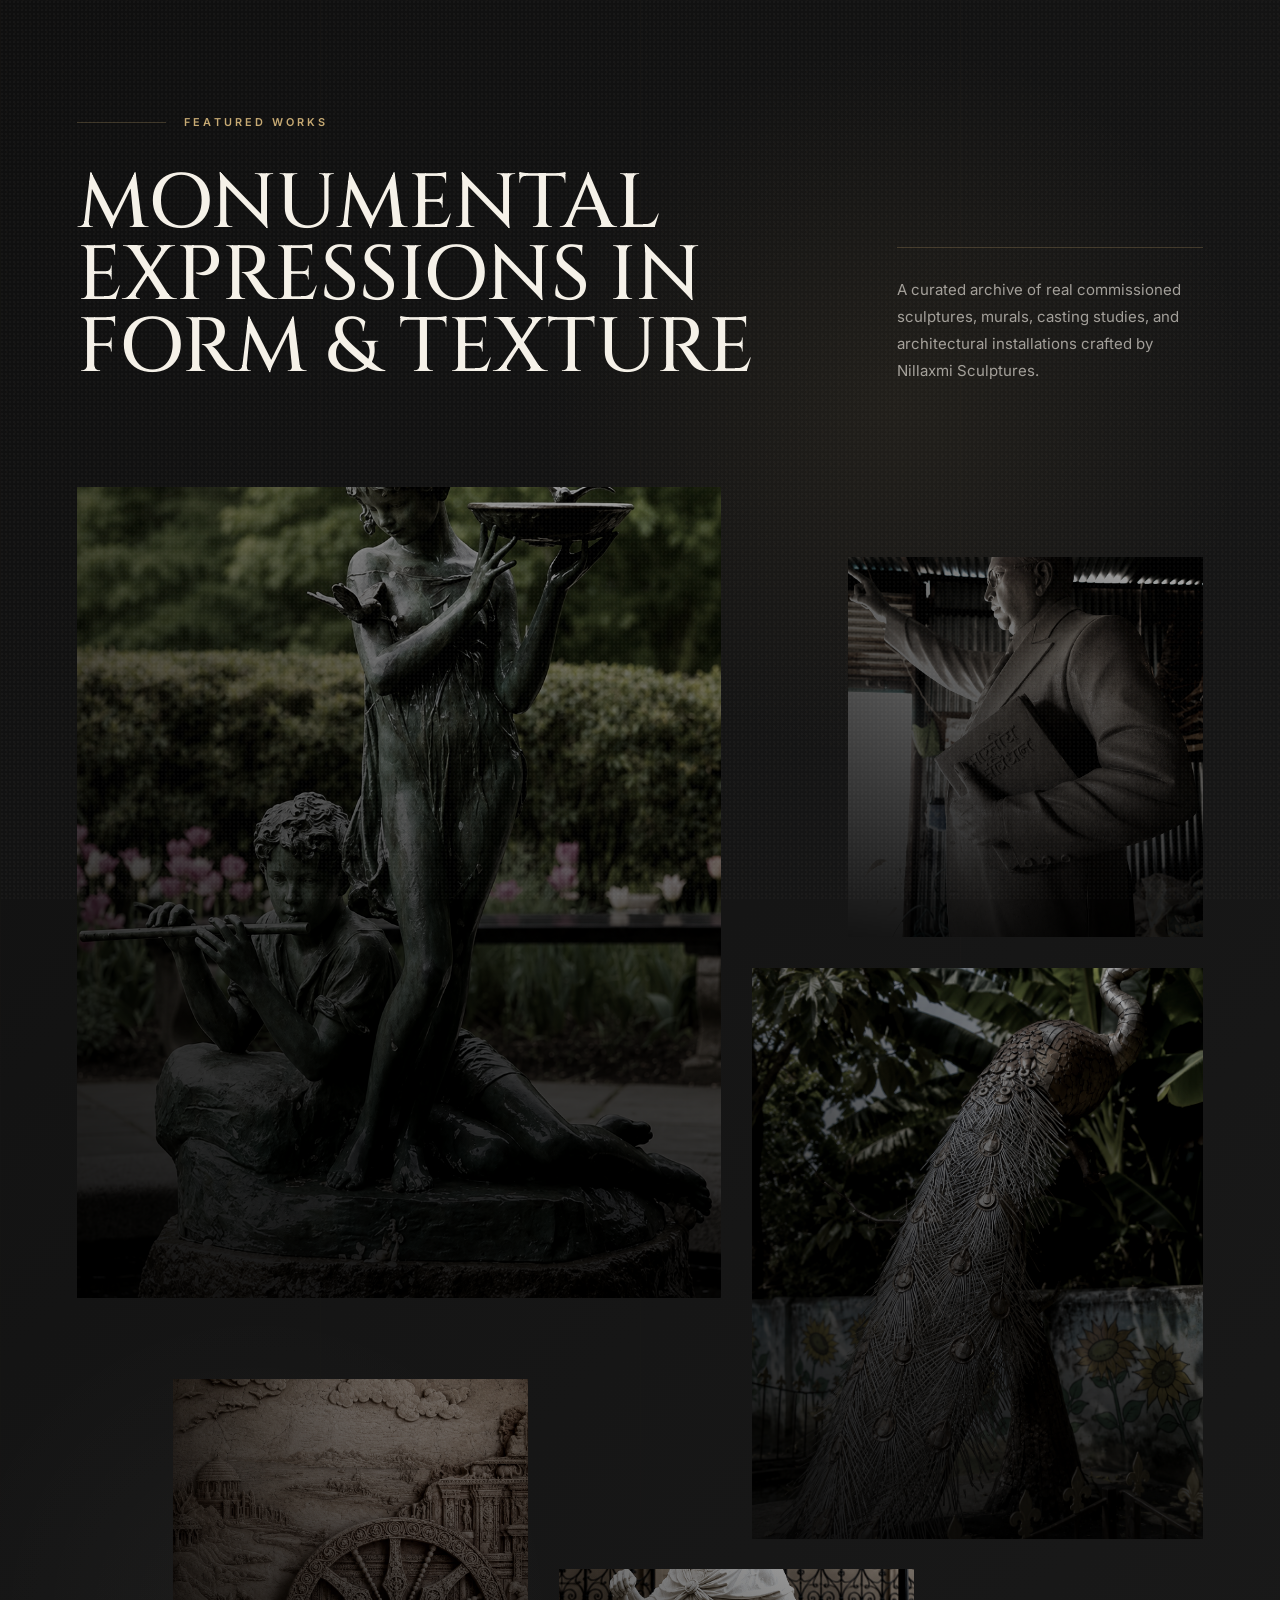
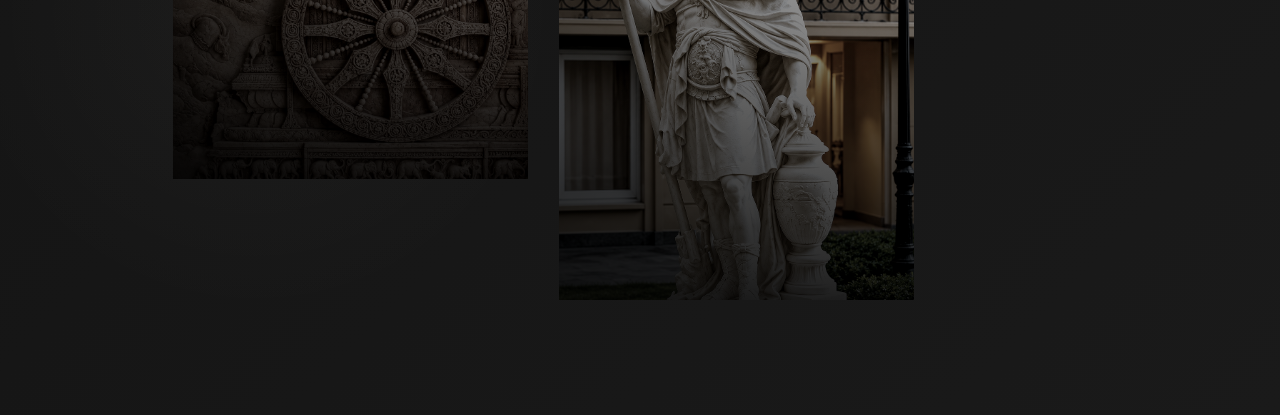
<file: html/featured-works-updated.html>
<!DOCTYPE html>
<html lang="en">
<head>
  <meta charset="UTF-8" />
  <meta name="viewport" content="width=device-width, initial-scale=1.0" />

  <title>Featured Works</title>

  <link rel="preconnect" href="https://fonts.googleapis.com" />
  <link rel="preconnect" href="https://fonts.gstatic.com" crossorigin />

  <link
    href="https://fonts.googleapis.com/css2?family=Cinzel:wght@500;600&family=Inter:wght@400;500;600&display=swap"
    rel="stylesheet"
  />

  <link rel="stylesheet" href="../css/featured-works-updated.css" />
</head>

<body>

<section class="works-section" aria-label="Featured works">

  <header class="works-header">

    <div>
      <p class="eyebrow reveal">FEATURED WORKS</p>

      <h1 class="reveal">
        Monumental Expressions In Form & Texture
      </h1>
    </div>

    <p class="intro reveal">
      A curated archive of real commissioned sculptures,
      murals, casting studies, and architectural installations
      crafted by Nillaxmi Sculptures.
    </p>

  </header>

  <div class="works-gallery">

    <!-- CASTING -->

    <button
      class="work-item"
      data-gallery="casting work"
      aria-label="Open Casting Work Gallery"
    >

      <img
        class="work-image"
        src="../image/casting work/1.png"
        alt="Casting Work"
      >

      <span class="work-info">

        <span class="work-kicker">
          Casting Work
        </span>

        <span class="work-title">
          Bronze & Decorative Casting
        </span>

      </span>

    </button>

    <!-- CLAY -->

    <button
      class="work-item"
      data-gallery="Clay work"
      aria-label="Open Clay Work Gallery"
    >

      <img
        class="work-image"
        src="../image/Clay work/1.png"
        alt="Clay Work"
      >

      <span class="work-info">

        <span class="work-kicker">
          Clay Work
        </span>

        <span class="work-title">
          Raw Sculptural Formation
        </span>

      </span>

    </button>

    <!-- METAL -->

    <button
      class="work-item"
      data-gallery="metal work"
      aria-label="Open Metal Work Gallery"
    >

      <img
        class="work-image"
        src="../image/metal work/1.png"
        alt="Metal Work"
      >

      <span class="work-info">

        <span class="work-kicker">
          Metal Work
        </span>

        <span class="work-title">
          Metal Sculptural Installations
        </span>

      </span>

    </button>

    <!-- MURAL -->

    <button
      class="work-item"
      data-gallery="mural design"
      aria-label="Open Mural Gallery"
    >

      <img
        class="work-image"
        src="../image/mural design/1.png"
        alt="Mural Design"
      >

      <span class="work-info">

        <span class="work-kicker">
          Mural Design
        </span>

        <span class="work-title">
          Architectural Relief Murals
        </span>

      </span>

    </button>

    <!-- STONE -->

    <button
      class="work-item"
      data-gallery="stone sculptures"
      aria-label="Open Stone Sculpture Gallery"
    >

      <img
        class="work-image"
        src="../image/stone sculptures/1.png"
        alt="Stone Sculptures"
      >

      <span class="work-info">

        <span class="work-kicker">
          Stone Sculpture
        </span>

        <span class="work-title">
          Monumental Stone Presence
        </span>

      </span>

    </button>

  </div>

</section>

<!-- MODAL -->

<div class="gallery-modal" id="galleryModal">

  <button class="close-modal" id="closeModal">
    &times;
  </button>

  <div class="gallery-grid" id="galleryGrid"></div>

</div>

<script>

const galleries = {

  "casting work": [

    {
      image: "../image/casting work/1.png",
      title: "Bronze Fountain Sculpture",
      description:
      "Decorative bronze casting created for outdoor luxury landscape environments."
    },

    {
      image: "../image/casting work/2.png",
      title: "Abstract Deer Form",
      description:
      "Elegant elongated casting exploring movement and balance through organic curvature."
    },

    {
      image: "../image/casting work/3.png",
      title: "Ceramic Inspired Form",
      description:
      "Experimental sculptural casting with oxidized texture and primitive silhouette."
    },

    {
      image: "../image/casting work/4.png",
      title: "Decorative Tribal Figure",
      description:
      "Symbolic sculptural work inspired by tribal geometry and handcrafted detailing."
    },

    {
      image: "../image/casting work/5.png",
      title: "Stone Elephant Form",
      description:
      "Massive abstract elephant sculpture focused on volume and simplified anatomy."
    },

    {
      image: "../image/casting work/6.png",
      title: "Classical Decorative Relief",
      description:
      "Traditional ornamental composition influenced by European decorative sculpture."
    },

    {
      image: "../image/casting work/7.png",
      title: "Equine Fragment Study",
      description:
      "Partial horse anatomy study emphasizing muscular tension and motion."
    }

  ],

  "Clay work": [

    {
      image: "../image/Clay work/1.png",
      title: "Dr. Ambedkar Monument",
      description:
      "Large-scale clay sculpture prepared as the foundation for monumental public casting."
    },

    {
      image: "../image/Clay work/2.png",
      title: "Portrait Study",
      description:
      "Realistic clay portrait focused on facial anatomy, proportion and emotional detail."
    },

    {
      image: "../image/Clay work/3.png",
      title: "Mythological Figure",
      description:
      "Handcrafted clay deity sculpture exploring classical drapery and spiritual symbolism."
    },

    {
      image: "../image/Clay work/4.png",
      title: "Human Bust Formation",
      description:
      "Raw clay bust capturing texture, expression and unfinished sculptural energy."
    },

    {
      image: "../image/Clay work/5.png",
      title: "Monumental Figure Study",
      description:
      "Large clay sculpture designed for architectural and heritage installations."
    },

    {
      image: "../image/Clay work/6.png",
      title: "Classical Female Sculpture",
      description:
      "Detailed clay figure inspired by Greco-Roman sculptural proportions."
    }

  ],

  "metal work": [

    {
      image: "../image/metal work/1.png",
      title: "Tree Installation",
      description:
      "Massive metal tree sculpture composed of welded textured fragments."
    },

    {
      image: "../image/metal work/2.png",
      title: "Wire Portrait",
      description:
      "Expressive human portrait formed entirely through layered metal wiring."
    },

    {
      image: "../image/metal work/3.png",
      title: "Geometric Sphere",
      description:
      "Industrial abstract sphere constructed through intersecting steel elements."
    },

    {
      image: "../image/metal work/4.png",
      title: "Curved Architectural Form",
      description:
      "Outdoor sculptural installation designed to interact with landscape perspective."
    },

    {
      image: "../image/metal work/5.png",
      title: "Reflective Human Silhouettes",
      description:
      "Minimal metal figures exploring movement, balance and reflection."
    }

  ],

  "mural design": [

    {
      image: "../image/mural design/1.png",
      title: "Ancient Wheel Relief",
      description:
      "Architectural mural inspired by temple carving and heritage symbolism."
    },

    {
      image: "../image/mural design/2.png",
      title: "Organic Wall Composition",
      description:
      "Luxury textured mural integrating botanical sculptural detailing."
    },

    {
      image: "../image/mural design/3.png",
      title: "Vertical Floral Relief",
      description:
      "Handcrafted ornamental relief designed for luxury interior architecture."
    },

    {
      image: "../image/mural design/4.png",
      title: "Gold Abstract Texture",
      description:
      "Contemporary mural composition with layered metallic detailing."
    }

  ],

  "stone sculptures": [

    {
      image: "../image/stone sculptures/1.png",
      title: "Roman Warrior Sculpture",
      description:
      "Classical stone monument inspired by Greco-Roman heroic forms."
    },

    {
      image: "../image/stone sculptures/2.png",
      title: "Surreal Human Form",
      description:
      "Conceptual stone sculpture exploring emotional distortion and silence."
    },

    {
      image: "../image/stone sculptures/3.png",
      title: "Abstract Face Composition",
      description:
      "Minimal sculptural study focused on geometry and human identity."
    },

    {
      image: "../image/stone sculptures/4.png",
      title: "Textured Wall Installation",
      description:
      "Architectural stone surface integrating rhythm and circular geometry."
    },

    {
      image: "../image/stone sculptures/5.png",
      title: "Luxury Decorative Frame",
      description:
      "Stone relief frame designed for premium hospitality interiors."
    }

  ]

};

const modal = document.getElementById("galleryModal");

const grid = document.getElementById("galleryGrid");

const closeBtn = document.getElementById("closeModal");

document.querySelectorAll(".work-item").forEach(button => {

  button.addEventListener("click", () => {

    const folder = button.dataset.gallery;

    const artworks = galleries[folder];

    grid.innerHTML = "";

    artworks.forEach((art) => {

      const item = document.createElement("div");

      item.className = "gallery-item";

      item.innerHTML = `

        <div class="art-card">

          <div class="art-image">

            <img
              src="${art.image}"
              loading="lazy"
              alt="${art.title}"
            >

          </div>

          <div class="art-content">

            <span class="art-category">
              ${folder}
            </span>

            <h3>
              ${art.title}
            </h3>

            <p>
              ${art.description}
            </p>

          </div>

        </div>

      `;

      grid.appendChild(item);

    });

    modal.classList.add("active");

    document.body.style.overflow = "hidden";

  });

});

closeBtn.addEventListener("click", () => {

  modal.classList.remove("active");

  document.body.style.overflow = "";

});

modal.addEventListener("click", (e) => {

  if(e.target === modal){

    modal.classList.remove("active");

    document.body.style.overflow = "";

  }

});

</script>

</body>
</html>
</file>
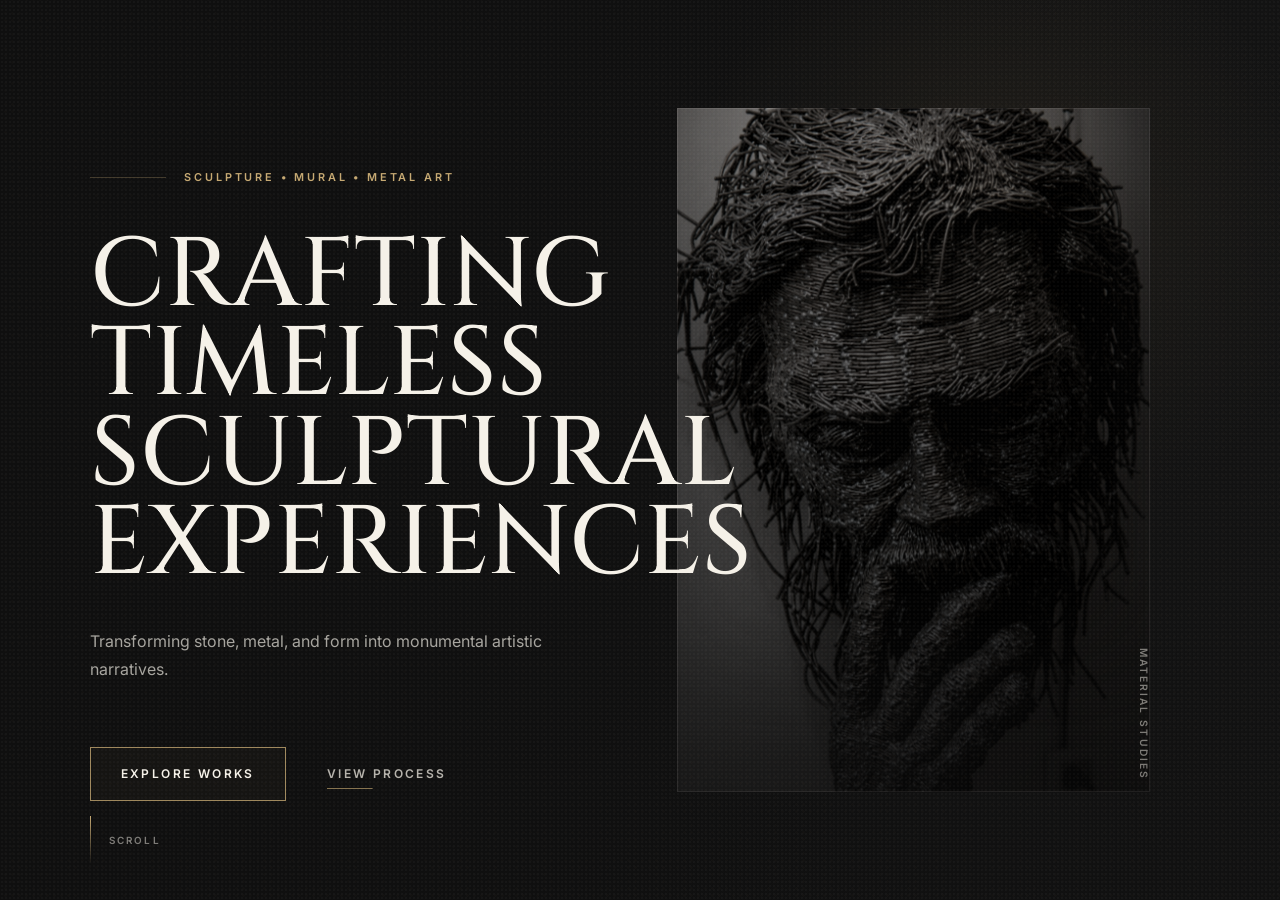
<file: html/hero.html>
﻿<!DOCTYPE html>
<html lang="en">
<head>
  <meta charset="UTF-8" />
  <meta name="viewport" content="width=device-width, initial-scale=1.0" />
  <title>Cinematic Sculpture Hero</title>
  <link rel="preconnect" href="https://fonts.googleapis.com" />
  <link rel="preconnect" href="https://fonts.gstatic.com" crossorigin />
  <link href="https://fonts.googleapis.com/css2?family=Cinzel:wght@500;600&family=Inter:wght@400;500;600&display=swap" rel="stylesheet" />
  <link rel="stylesheet" href="../css/hero.css" />
</head>
<body>
  <section class="hero" aria-label="Luxury sculpture portfolio introduction">
    <div class="hero-copy">
      <p class="eyebrow reveal">SCULPTURE &bull; MURAL &bull; METAL ART</p>
      <h1 class="reveal">Crafting Timeless Sculptural Experiences</h1>
      <p class="statement reveal">Transforming stone, metal, and form into monumental artistic narratives.</p>
      <div class="hero-actions reveal">
        <a class="btn-primary" href="../index.html#featured-works" target="_parent">Explore Works</a>
        <a class="btn-secondary" href="../index.html#process" target="_parent">View Process</a>
      </div>
    </div>

    <figure class="hero-visual" aria-label="Dramatic sculptural artwork">
      <div class="image-shell">
        <img
          class="hero-image"
          src="../image/front.png"
          alt="Stone sculpture with dramatic architectural lighting"
        />
      </div>
      <figcaption class="art-credit">Material Studies</figcaption>
    </figure>

    <div class="scroll-indicator" aria-hidden="true">Scroll</div>
  </section>

  <script>
    const heroVisual = document.querySelector(".hero-visual");
    const heroImage = document.querySelector(".hero-image");

    const moveHeroImage = () => {
      const progress = Math.min(window.scrollY / window.innerHeight, 1);
      heroVisual.style.setProperty("--parallax-y", `${progress * -22}px`);
      heroImage.style.setProperty("--image-drift", `${progress * 28}px`);
    };

    window.addEventListener("scroll", moveHeroImage, { passive: true });
    moveHeroImage();
  </script>
</body>
</html>
</file>
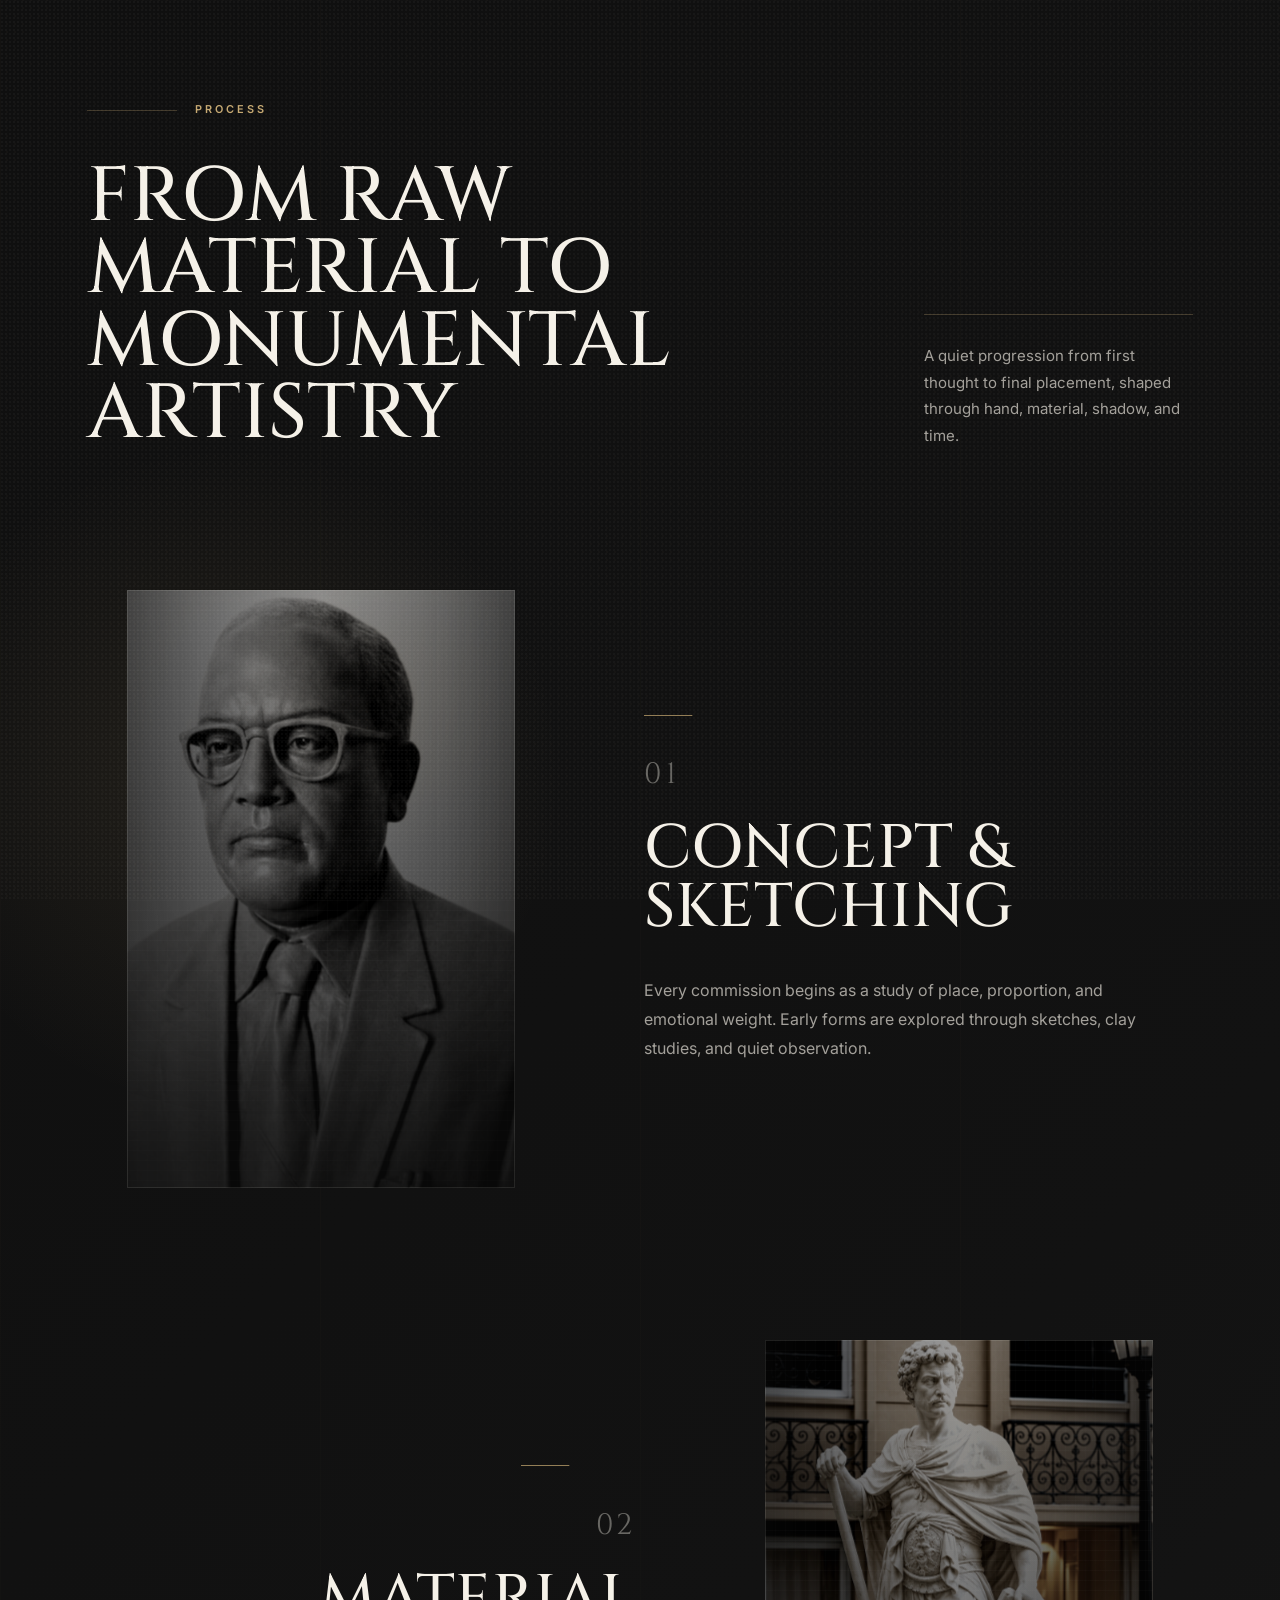
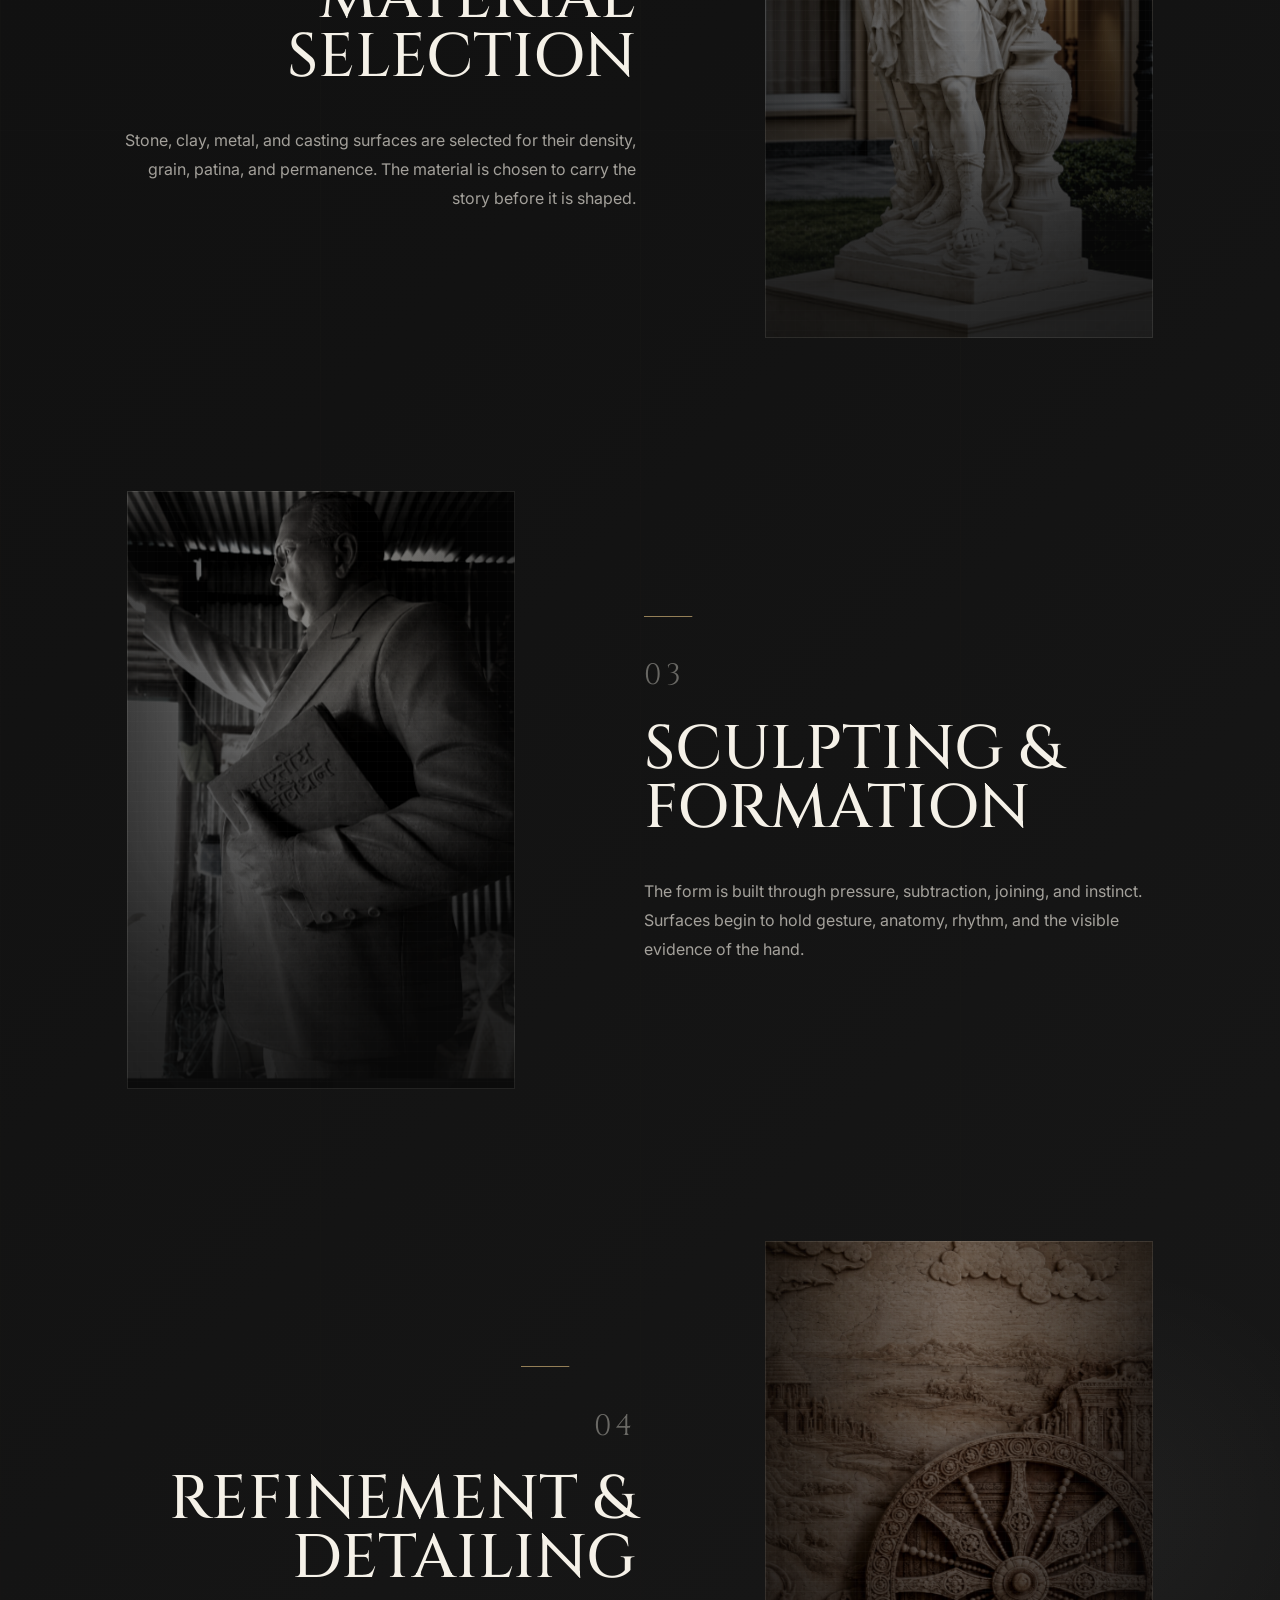
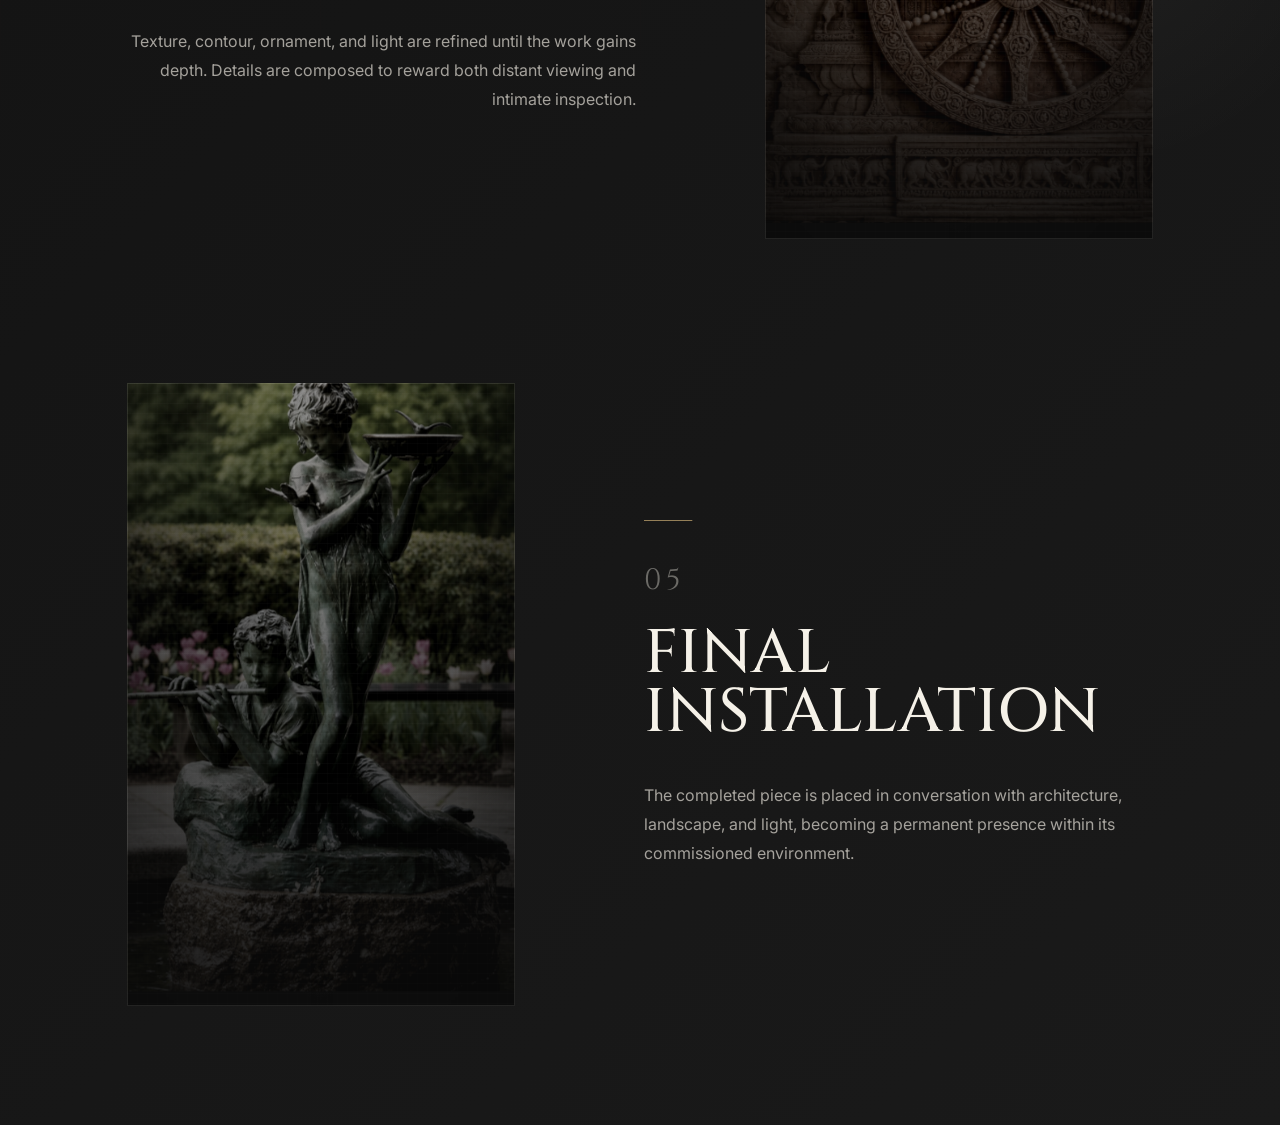
<file: html/process.html>
﻿<!DOCTYPE html>
<html lang="en">
<head>
  <meta charset="UTF-8" />
  <meta name="viewport" content="width=device-width, initial-scale=1.0" />
  <title>Process</title>
  <link rel="preconnect" href="https://fonts.googleapis.com" />
  <link rel="preconnect" href="https://fonts.gstatic.com" crossorigin />
  <link href="https://fonts.googleapis.com/css2?family=Cinzel:wght@500;600&family=Inter:wght@400;500;600&display=swap" rel="stylesheet" />
  <link rel="stylesheet" href="../css/process.css" />
</head>
<body>
  <section class="process-section" aria-label="Artistic process">
    <header class="process-header">
      <div>
        <p class="eyebrow reveal">PROCESS</p>
        <h1 class="reveal">From Raw Material To Monumental Artistry</h1>
      </div>
      <p class="header-note reveal">
        A quiet progression from first thought to final placement, shaped through hand, material, shadow, and time.
      </p>
    </header>

    <div class="process-list">
      <article class="process-stage">
        <figure class="stage-visual">
          <img class="stage-image" src="../image/Clay work/2.png" alt="Clay sculpture concept work in a raw studio setting" />
        </figure>
        <div class="stage-copy">
          <span class="stage-number">01</span>
          <span class="stage-title">Concept &amp; Sketching</span>
          <p class="stage-description">Every commission begins as a study of place, proportion, and emotional weight. Early forms are explored through sketches, clay studies, and quiet observation.</p>
        </div>
      </article>

      <article class="process-stage">
        <figure class="stage-visual">
          <img class="stage-image" src="../image/stone sculptures/1.png" alt="Stone sculpture material study with architectural presence" />
        </figure>
        <div class="stage-copy">
          <span class="stage-number">02</span>
          <span class="stage-title">Material Selection</span>
          <p class="stage-description">Stone, clay, metal, and casting surfaces are selected for their density, grain, patina, and permanence. The material is chosen to carry the story before it is shaped.</p>
        </div>
      </article>

      <article class="process-stage">
        <figure class="stage-visual">
          <img class="stage-image" src="../image/Clay work/1.png" alt="Unfinished clay sculpture showing sculpting and formation process" />
        </figure>
        <div class="stage-copy">
          <span class="stage-number">03</span>
          <span class="stage-title">Sculpting &amp; Formation</span>
          <p class="stage-description">The form is built through pressure, subtraction, joining, and instinct. Surfaces begin to hold gesture, anatomy, rhythm, and the visible evidence of the hand.</p>
        </div>
      </article>

      <article class="process-stage">
        <figure class="stage-visual">
          <img class="stage-image" src="../image/mural design/1.png" alt="Detailed mural relief showing refinement and ornamental detailing" />
        </figure>
        <div class="stage-copy">
          <span class="stage-number">04</span>
          <span class="stage-title">Refinement &amp; Detailing</span>
          <p class="stage-description">Texture, contour, ornament, and light are refined until the work gains depth. Details are composed to reward both distant viewing and intimate inspection.</p>
        </div>
      </article>

      <article class="process-stage">
        <figure class="stage-visual">
          <img class="stage-image" src="../image/casting work/1.png" alt="Finished cast sculpture installed in a garden setting" />
        </figure>
        <div class="stage-copy">
          <span class="stage-number">05</span>
          <span class="stage-title">Final Installation</span>
          <p class="stage-description">The completed piece is placed in conversation with architecture, landscape, and light, becoming a permanent presence within its commissioned environment.</p>
        </div>
      </article>
    </div>
  </section>

  <script>
    const stages = [...document.querySelectorAll(".process-stage")];

    const moveStages = () => {
      const viewport = window.innerHeight;

      stages.forEach((stage) => {
        const image = stage.querySelector(".stage-image");
        const rect = stage.getBoundingClientRect();
        const progress = (rect.top - viewport) / (viewport + rect.height);
        const drift = Math.max(-1, Math.min(1, progress)) * -22;

        image.style.setProperty("--stage-drift", `${drift}px`);
      });
    };

    window.addEventListener("scroll", moveStages, { passive: true });
    window.addEventListener("resize", moveStages);
    moveStages();
  </script>
</body>
</html>
</file>
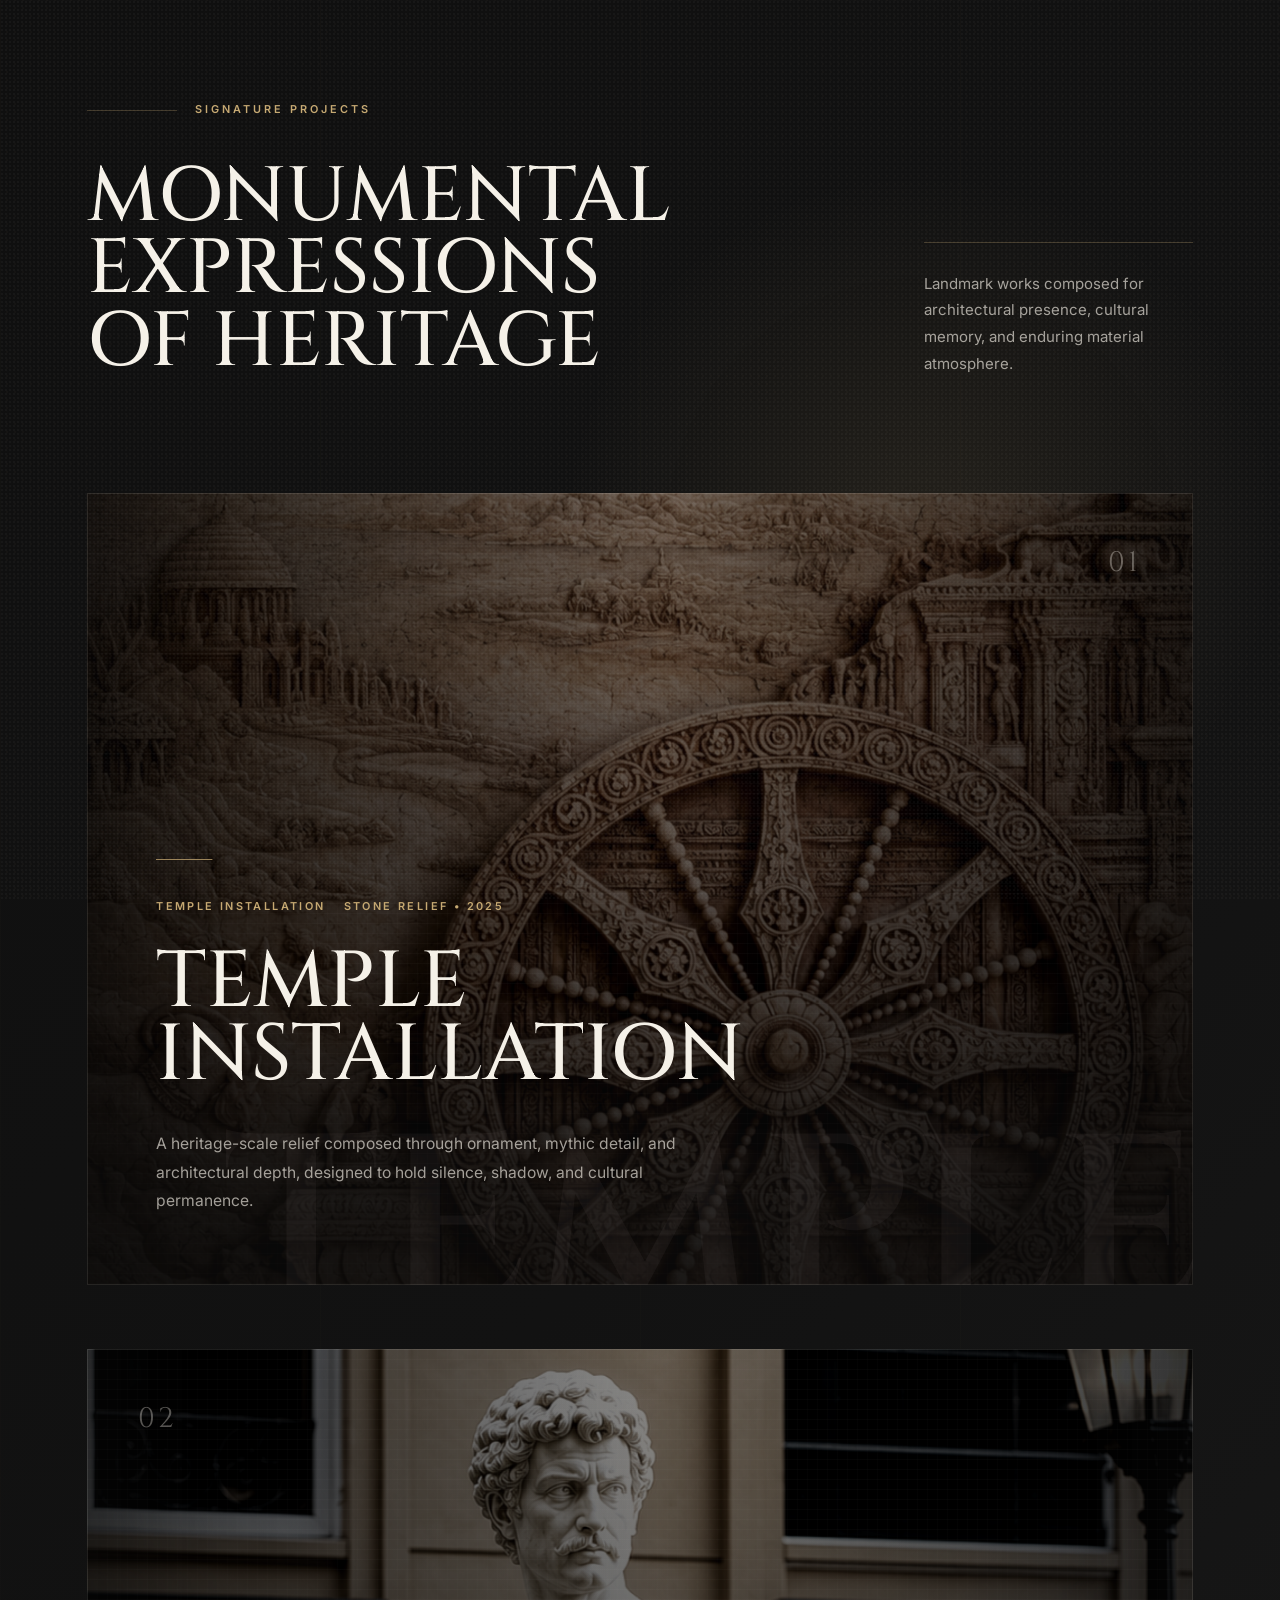
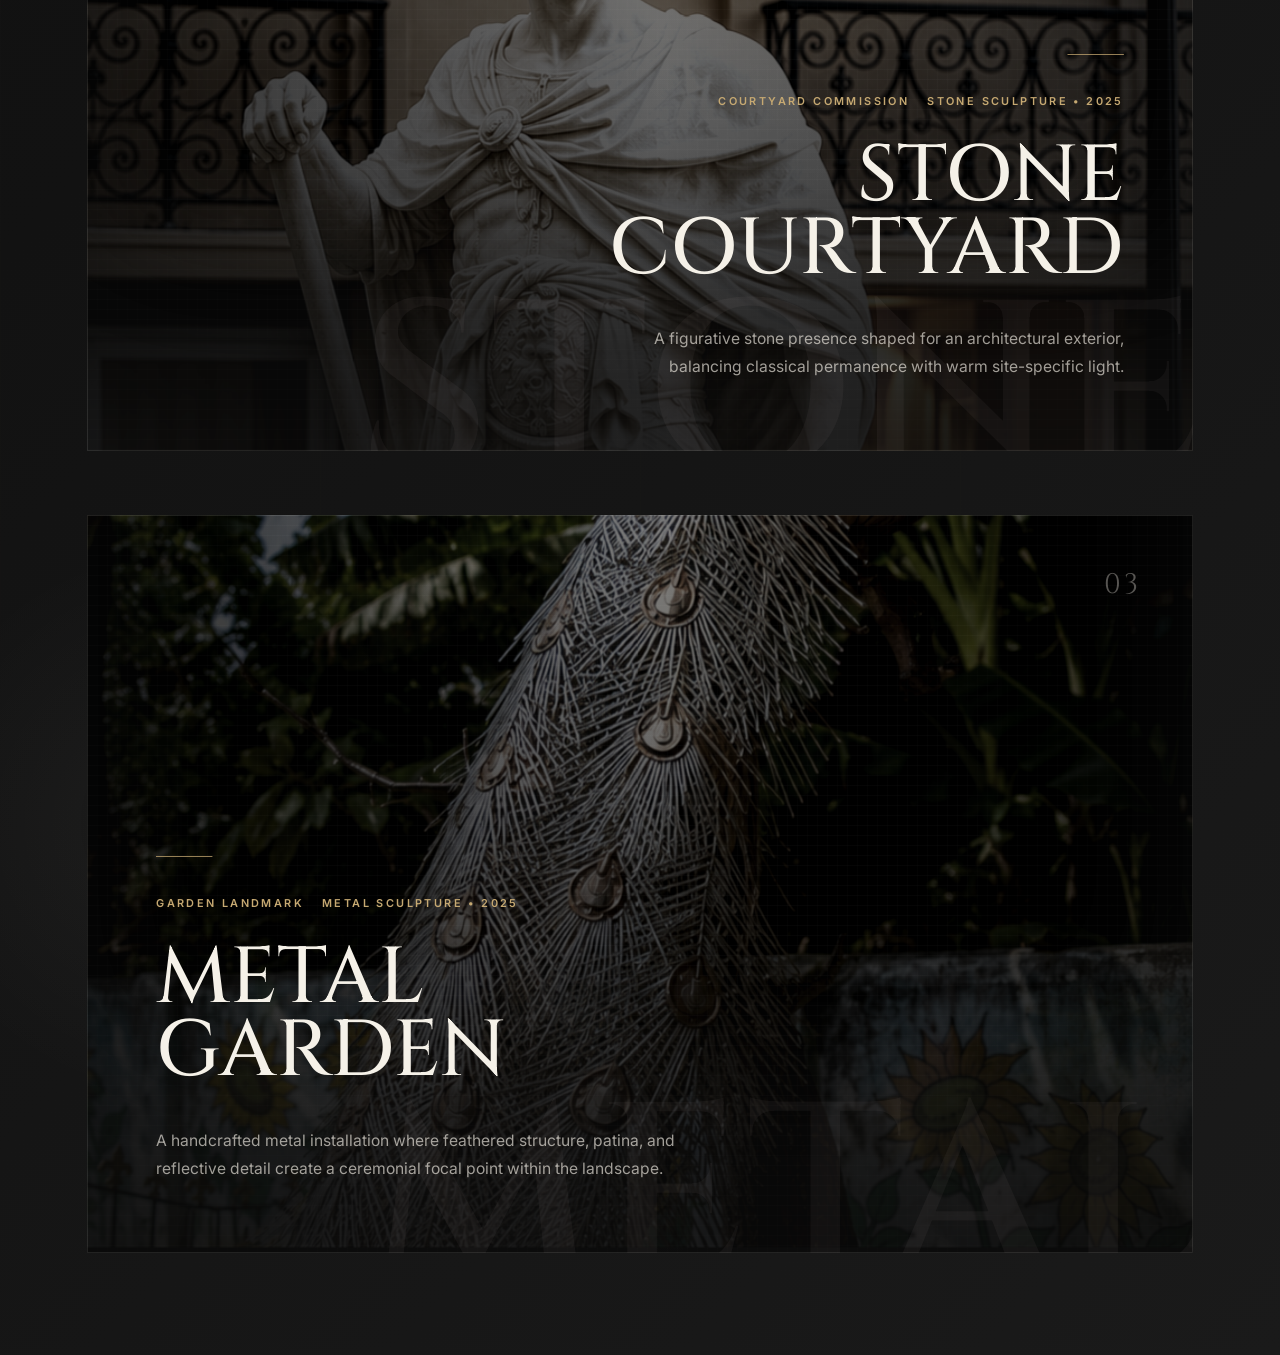
<file: html/signature-projects.html>
﻿<!DOCTYPE html>
<html lang="en">
<head>
  <meta charset="UTF-8" />
  <meta name="viewport" content="width=device-width, initial-scale=1.0" />
  <title>Signature Projects</title>
  <link rel="preconnect" href="https://fonts.googleapis.com" />
  <link rel="preconnect" href="https://fonts.gstatic.com" crossorigin />
  <link href="https://fonts.googleapis.com/css2?family=Cinzel:wght@500;600&family=Inter:wght@400;500;600&display=swap" rel="stylesheet" />
  <link rel="stylesheet" href="../css/signature-projects.css" />
</head>
<body>
  <section class="projects-section" aria-label="Signature projects">
    <header class="projects-header">
      <div>
        <p class="eyebrow reveal">SIGNATURE PROJECTS</p>
        <h1 class="reveal">Monumental Expressions Of Heritage</h1>
      </div>
      <p class="header-note reveal">
        Landmark works composed for architectural presence, cultural memory, and enduring material atmosphere.
      </p>
    </header>

    <div class="project-showcases">
      <a class="project" href="#temple-installation" aria-label="View Temple Installation project">
        <img class="project-image" src="../image/mural design/1.png" alt="Temple-inspired mural relief installation with monumental detail" />
        <span class="project-number">01</span>
        <span class="watermark">Temple</span>
        <span class="project-content">
          <span class="project-meta">
            <span>Temple Installation</span>
            <span>Stone Relief &bull; 2025</span>
          </span>
          <span class="project-title">Temple Installation</span>
          <span class="project-description">A heritage-scale relief composed through ornament, mythic detail, and architectural depth, designed to hold silence, shadow, and cultural permanence.</span>
        </span>
      </a>

      <a class="project" href="#stone-courtyard" aria-label="View Stone Courtyard project">
        <img class="project-image" src="../image/stone sculptures/1.png" alt="Classical stone sculpture installed in an architectural courtyard" />
        <span class="project-number">02</span>
        <span class="watermark">Stone</span>
        <span class="project-content">
          <span class="project-meta">
            <span>Courtyard Commission</span>
            <span>Stone Sculpture &bull; 2025</span>
          </span>
          <span class="project-title">Stone Courtyard</span>
          <span class="project-description">A figurative stone presence shaped for an architectural exterior, balancing classical permanence with warm site-specific light.</span>
        </span>
      </a>

      <a class="project" href="#metal-garden" aria-label="View Metal Garden project">
        <img class="project-image" src="../image/metal work/1.png" alt="Large metal peacock sculpture installed in a garden setting" />
        <span class="project-number">03</span>
        <span class="watermark">Metal</span>
        <span class="project-content">
          <span class="project-meta">
            <span>Garden Landmark</span>
            <span>Metal Sculpture &bull; 2025</span>
          </span>
          <span class="project-title">Metal Garden</span>
          <span class="project-description">A handcrafted metal installation where feathered structure, patina, and reflective detail create a ceremonial focal point within the landscape.</span>
        </span>
      </a>
    </div>
  </section>

  <script>
    const projects = [...document.querySelectorAll(".project")];

    const moveProjects = () => {
      const viewport = window.innerHeight;

      projects.forEach((project) => {
        const image = project.querySelector(".project-image");
        const rect = project.getBoundingClientRect();
        const progress = (rect.top - viewport) / (viewport + rect.height);
        const drift = Math.max(-1, Math.min(1, progress)) * -24;

        image.style.setProperty("--project-drift", `${drift}px`);
      });
    };

    window.addEventListener("scroll", moveProjects, { passive: true });
    window.addEventListener("resize", moveProjects);
    moveProjects();
  </script>
</body>
</html>
</file>
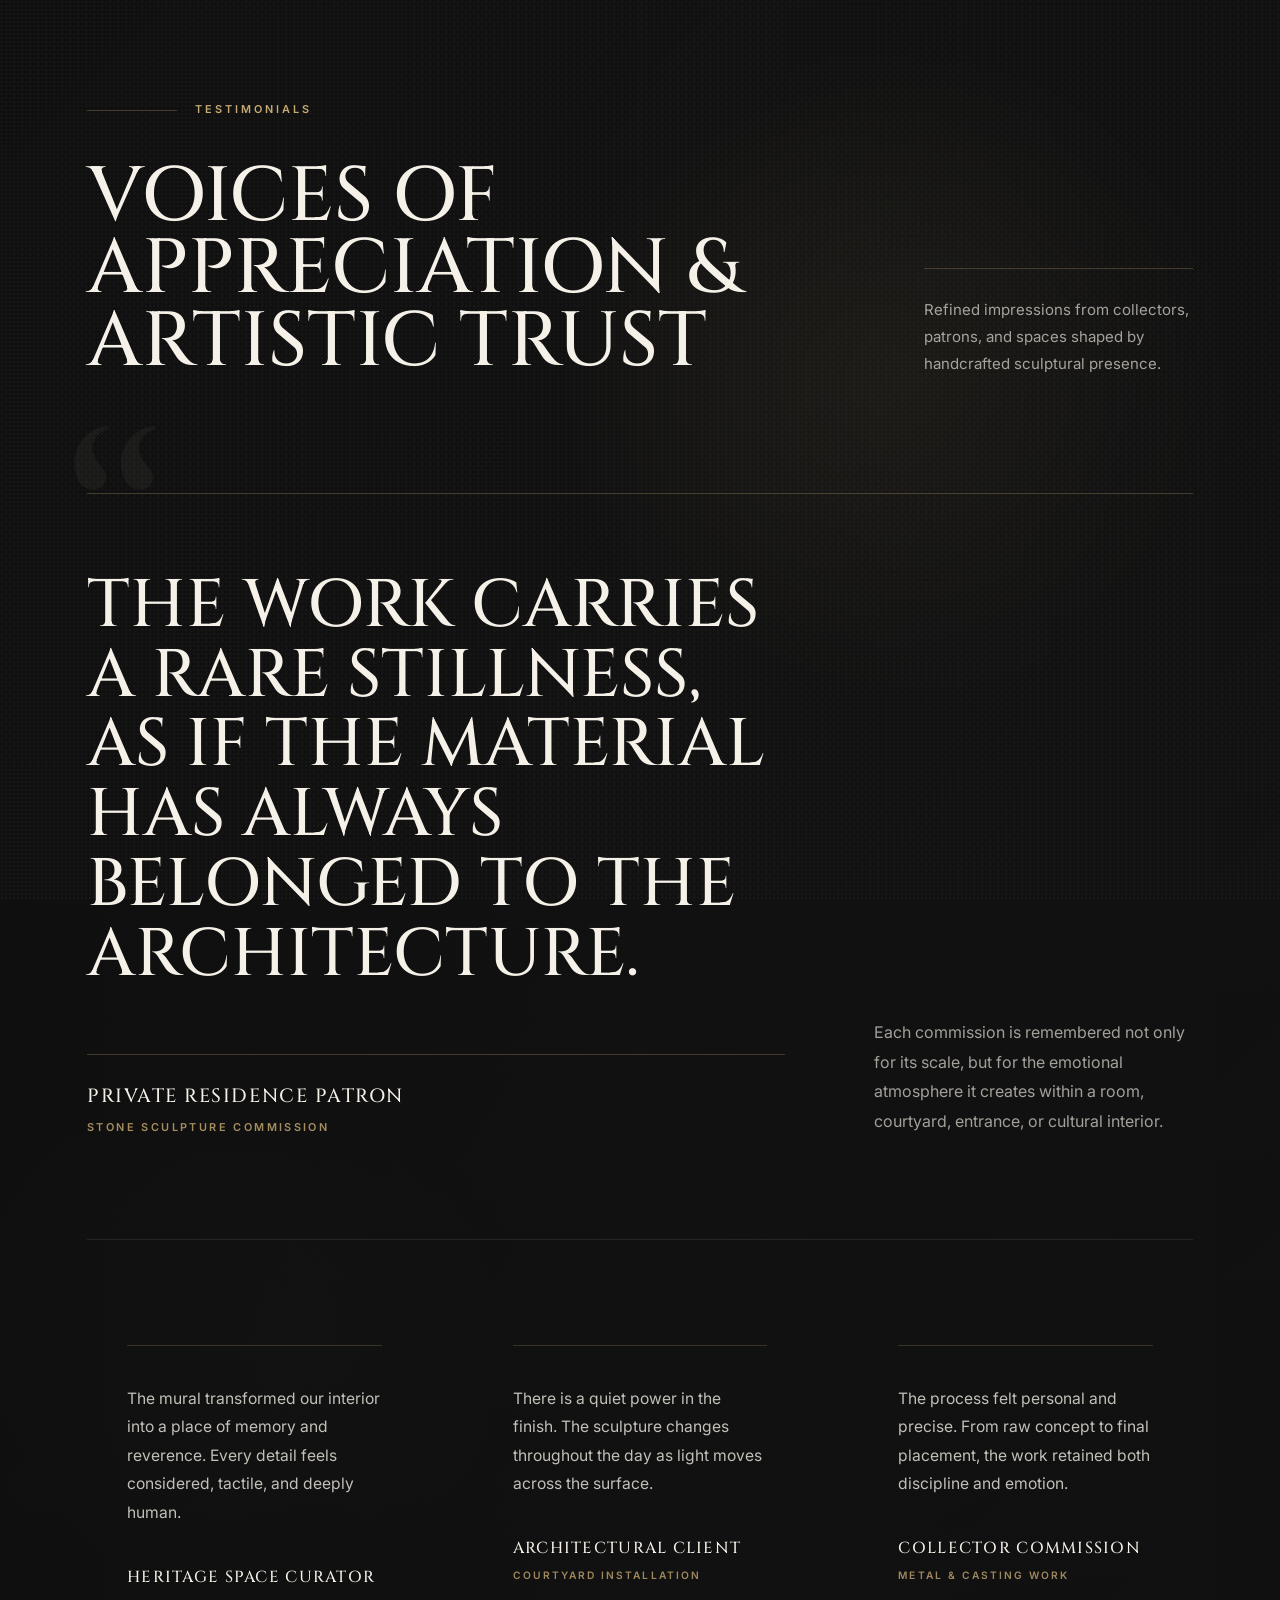
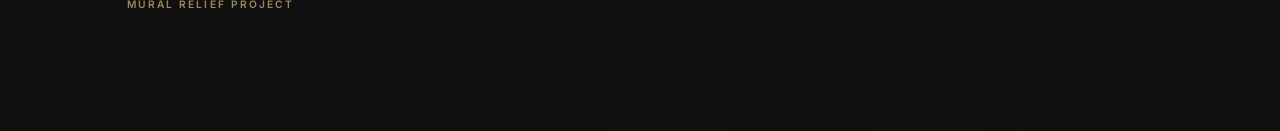
<file: html/testimonials.html>
﻿<!DOCTYPE html>
<html lang="en">
<head>
  <meta charset="UTF-8" />
  <meta name="viewport" content="width=device-width, initial-scale=1.0" />
  <title>Testimonials</title>
  <link rel="preconnect" href="https://fonts.googleapis.com" />
  <link rel="preconnect" href="https://fonts.gstatic.com" crossorigin />
  <link href="https://fonts.googleapis.com/css2?family=Cinzel:wght@500;600&family=Inter:wght@400;500;600&display=swap" rel="stylesheet" />
  <link rel="stylesheet" href="../css/testimonials.css" />
</head>
<body>
  <section class="testimonials-section" aria-label="Testimonials">
    <header class="section-header">
      <div>
        <p class="eyebrow reveal">TESTIMONIALS</p>
        <h1 class="reveal">Voices Of Appreciation &amp; Artistic Trust</h1>
      </div>
      <p class="header-note reveal">
        Refined impressions from collectors, patrons, and spaces shaped by handcrafted sculptural presence.
      </p>
    </header>

    <div class="quote-stage reveal">
      <blockquote class="featured-quote">
        <p>The work carries a rare stillness, as if the material has always belonged to the architecture.</p>
        <footer class="featured-credit">
          <strong>Private Residence Patron</strong>
          <span>Stone Sculpture Commission</span>
        </footer>
      </blockquote>

      <p class="quote-note">
        Each commission is remembered not only for its scale, but for the emotional atmosphere it creates within a room, courtyard, entrance, or cultural interior.
      </p>
    </div>

    <div class="supporting-quotes">
      <blockquote class="testimonial">
        <p>The mural transformed our interior into a place of memory and reverence. Every detail feels considered, tactile, and deeply human.</p>
        <footer>
          <strong>Heritage Space Curator</strong>
          <span>Mural Relief Project</span>
        </footer>
      </blockquote>

      <blockquote class="testimonial">
        <p>There is a quiet power in the finish. The sculpture changes throughout the day as light moves across the surface.</p>
        <footer>
          <strong>Architectural Client</strong>
          <span>Courtyard Installation</span>
        </footer>
      </blockquote>

      <blockquote class="testimonial">
        <p>The process felt personal and precise. From raw concept to final placement, the work retained both discipline and emotion.</p>
        <footer>
          <strong>Collector Commission</strong>
          <span>Metal &amp; Casting Work</span>
        </footer>
      </blockquote>
    </div>
  </section>
</body>
</html>
</file>
<file: css/index.css>
:root {
  --black: #0f0f0f;
  --charcoal: #1a1a1a;
  --ivory: #f5f1e8;
  --gold: #c6a972;
  --line: rgba(198, 169, 114, 0.24);
  --nav-height: 96px;
}

* {
  box-sizing: border-box;
}

img,
picture,
video,
canvas,
svg {
  max-width: 100%;
}

html {
  min-height: 100%;
  background: var(--black);
  scroll-behavior: smooth;
}

body {
  margin: 0;
  width: 100%;
  min-height: 100vh;
  color: var(--ivory);
  background:
    radial-gradient(circle at 74% 12%, rgba(198, 169, 114, 0.12), transparent 28vw),
    linear-gradient(135deg, var(--black), #121212 46%, var(--charcoal));
  font-family: "Inter", system-ui, sans-serif;
  overflow-x: hidden;
}

body::before {
  content: "";
  position: fixed;
  inset: 0;
  z-index: 10;
  pointer-events: none;
  opacity: 0.04;
  background-image:
    radial-gradient(circle, rgba(245, 241, 232, 0.75) 0 1px, transparent 1.35px),
    radial-gradient(circle, rgba(198, 169, 114, 0.5) 0 1px, transparent 1.5px);
  background-position: 0 0, 3px 4px;
  background-size: 4px 4px, 8px 8px;
  mix-blend-mode: screen;
}

.site-shell {
  position: relative;
  width: 100%;
  max-width: 100vw;
  display: flex;
  flex-direction: column;
  isolation: isolate;
  background: transparent;
  overflow-x: hidden;
}

.site-main {
  position: relative;
  z-index: 1;
  width: 100%;
  display: flex;
  flex-direction: column;
}

.section-slot {
  position: relative;
  width: 100%;
  display: flex;
  flex-direction: column;
  min-height: 100svh;
  margin-bottom: 6rem;
  padding: 0;
  border-top: 1px solid rgba(198, 169, 114, 0.08);
  background: rgba(15, 15, 15, 0.36);
  overflow: hidden;
  z-index: 1;
}

.section-frame {
  display: block;
  width: 100%;
  max-width: 100%;
  min-height: 100svh;
  border: 0;
  background: var(--black);
  overflow: hidden;
  flex: 1 0 auto;
  vertical-align: top;
}

.navbar-frame {
  position: sticky;
  top: 0;
  z-index: 30;
  height: var(--nav-height);
  min-height: var(--nav-height);
  margin-bottom: 0;
  border-bottom: 1px solid var(--line);
  background: rgba(15, 15, 15, 0.94);
  flex: 0 0 var(--nav-height);
}

.section-slot--hero,
.section-slot--hero .section-frame {
  min-height: 100svh;
}

.section-slot--about,
.section-slot--about .section-frame {
  min-height: 100svh;
}

.section-slot--categories,
.section-slot--categories .section-frame {
  min-height: 100svh;
}

.section-slot--featured,
.section-slot--featured .section-frame {
  min-height: 100svh;
}

.section-slot--process,
.section-slot--process .section-frame {
  min-height: 100svh;
}

.section-slot--projects,
.section-slot--projects .section-frame {
  min-height: 100svh;
}

.section-slot--testimonials,
.section-slot--testimonials .section-frame {
  min-height: 100svh;
}

.section-slot--contact,
.section-slot--contact .section-frame {
  min-height: 100svh;
}

.section-slot--contact {
  margin-bottom: 0;
}

@media (max-width: 1100px) {
  :root {
    --nav-height: 88px;
  }

  .section-slot {
    margin-bottom: 5rem;
  }

  .section-slot--contact {
    margin-bottom: 0;
  }
}

@media (max-width: 760px) {
  :root {
    --nav-height: 78px;
  }

  .section-slot {
    margin-bottom: 4rem;
  }

  .section-slot--contact {
    margin-bottom: 0;
  }
}

@media (max-width: 420px) {
  :root {
    --nav-height: 72px;
  }

  .section-slot {
    margin-bottom: 3rem;
  }

  .section-slot--contact {
    margin-bottom: 0;
  }
}

@media (prefers-reduced-motion: reduce) {
  *,
  *::before,
  *::after {
    scroll-behavior: auto !important;
  }
}
</file>
<file: css/about.css>
﻿    :root {
      --black: #0F0F0F;
      --charcoal: #1A1A1A;
      --ivory: #F5F1E8;
      --gold: #C6A972;
      --muted: rgba(245, 241, 232, 0.66);
      --faint: rgba(245, 241, 232, 0.12);
      --gold-faint: rgba(198, 169, 114, 0.28);
      --ease-cinema: cubic-bezier(0.19, 1, 0.22, 1);
    }

    * {
      box-sizing: border-box;
    }

    html {
      background: var(--black);
      scroll-behavior: smooth;
    }

    body {
      margin: 0;
      min-height: 100vh;
      color: var(--ivory);
      background:
        radial-gradient(circle at 18% 28%, rgba(198, 169, 114, 0.11), transparent 24vw),
        radial-gradient(circle at 88% 72%, rgba(245, 241, 232, 0.045), transparent 18vw),
        linear-gradient(135deg, var(--black), #121212 46%, var(--charcoal));
      font-family: "Inter", system-ui, sans-serif;
      overflow-x: hidden;
    }

    body::before {
      content: "";
      position: fixed;
      inset: 0;
      z-index: 20;
      pointer-events: none;
      opacity: 0.045;
      background-image:
        radial-gradient(circle, rgba(245, 241, 232, 0.75) 0 1px, transparent 1.35px),
        radial-gradient(circle, rgba(198, 169, 114, 0.52) 0 1px, transparent 1.5px);
      background-position: 0 0, 3px 4px;
      background-size: 4px 4px, 8px 8px;
      mix-blend-mode: screen;
    }

    .about-section {
      position: relative;
      min-height: 100svh;
      display: grid;
      grid-template-columns: minmax(320px, 0.9fr) minmax(0, 1.1fr);
      align-items: center;
      gap: clamp(46px, 7vw, 132px);
      padding: clamp(54px, 8vw, 122px) clamp(24px, 7vw, 118px);
      isolation: isolate;
      overflow: hidden;
    }

    .about-section::before {
      content: "";
      position: absolute;
      inset: 0;
      z-index: -2;
      background:
        linear-gradient(90deg, var(--gold-faint) 1px, transparent 1px),
        linear-gradient(rgba(245, 241, 232, 0.035) 1px, transparent 1px);
      background-size: 25vw 100%, 100% 33.333%;
      opacity: 0.34;
      mask-image: linear-gradient(90deg, rgba(0, 0, 0, 0.72), transparent 88%);
    }

    .about-section::after {
      content: "";
      position: absolute;
      inset: 0;
      z-index: -1;
      background:
        linear-gradient(90deg, rgba(15, 15, 15, 0.16), rgba(15, 15, 15, 0.74) 72%),
        linear-gradient(180deg, rgba(15, 15, 15, 0.16), rgba(15, 15, 15, 0.8));
      pointer-events: none;
    }

    .artist-visual {
      position: relative;
      min-height: clamp(560px, 74vh, 860px);
      margin: 0;
      align-self: stretch;
      opacity: 0;
      transform: translateY(34px);
      animation: revealImage 1700ms var(--ease-cinema) 180ms forwards;
    }

    .artist-visual::before {
      content: "";
      position: absolute;
      inset: 8% -7% -4% 12%;
      border: 1px solid var(--gold-faint);
      opacity: 0.78;
    }

    .artist-visual::after {
      content: "Material / Memory / Permanence";
      position: absolute;
      left: -18px;
      bottom: 8%;
      color: rgba(245, 241, 232, 0.42);
      font-size: 0.64rem;
      font-weight: 600;
      letter-spacing: 0.22em;
      text-transform: uppercase;
      writing-mode: vertical-rl;
    }

    .image-frame {
      position: relative;
      width: min(100%, 640px);
      height: 100%;
      min-height: clamp(560px, 74vh, 860px);
      overflow: hidden;
      background: var(--charcoal);
    }

    .image-frame::before,
    .image-frame::after {
      content: "";
      position: absolute;
      inset: 0;
      pointer-events: none;
    }

    .image-frame::before {
      z-index: 2;
      background:
        radial-gradient(circle at 62% 18%, rgba(198, 169, 114, 0.16), transparent 28%),
        linear-gradient(90deg, rgba(15, 15, 15, 0.48), rgba(15, 15, 15, 0.06) 46%, rgba(15, 15, 15, 0.62)),
        linear-gradient(180deg, rgba(15, 15, 15, 0.12), rgba(15, 15, 15, 0.74));
      mix-blend-mode: multiply;
    }

    .image-frame::after {
      z-index: 3;
      box-shadow: inset 0 0 0 1px rgba(245, 241, 232, 0.08), inset 0 -150px 140px rgba(15, 15, 15, 0.5);
      background-image:
        linear-gradient(rgba(245, 241, 232, 0.024) 1px, transparent 1px),
        linear-gradient(90deg, rgba(245, 241, 232, 0.016) 1px, transparent 1px);
      background-size: 10px 10px;
    }

    .artist-image {
      width: 100%;
      height: 100%;
      object-fit: cover;
      object-position: center;
      filter: grayscale(88%) contrast(1.2) brightness(0.7) saturate(0.62);
      transform: scale(1.045);
      transition: transform 1500ms var(--ease-cinema), filter 1200ms var(--ease-cinema);
    }

    .image-frame:hover .artist-image {
      filter: grayscale(78%) contrast(1.24) brightness(0.76) saturate(0.7);
      transform: scale(1.09);
    }

    .about-copy {
      position: relative;
      z-index: 2;
      max-width: 820px;
      padding: clamp(14px, 2vw, 30px) 0;
    }

    .eyebrow {
      display: flex;
      align-items: center;
      gap: 18px;
      margin: 0 0 clamp(28px, 4vw, 48px);
      color: var(--gold);
      font-size: clamp(0.68rem, 0.72vw, 0.78rem);
      font-weight: 600;
      letter-spacing: 0.28em;
      line-height: 1.4;
      text-transform: uppercase;
    }

    .eyebrow::before {
      content: "";
      width: clamp(52px, 7vw, 112px);
      height: 1px;
      background: var(--gold-faint);
    }

    h1 {
      max-width: 860px;
      margin: 0;
      font-family: "Cinzel", Georgia, serif;
      font-size: clamp(3rem, 5.45vw, 7.15rem);
      font-weight: 500;
      letter-spacing: 0;
      line-height: 0.96;
      text-transform: uppercase;
      text-wrap: balance;
    }

    .story {
      display: grid;
      gap: 22px;
      max-width: 640px;
      margin-top: clamp(34px, 4.6vw, 66px);
      padding-top: clamp(30px, 4vw, 52px);
      border-top: 1px solid var(--gold-faint);
    }

    .story p {
      margin: 0;
      color: var(--muted);
      font-size: clamp(1rem, 1.04vw, 1.16rem);
      font-weight: 400;
      letter-spacing: 0;
      line-height: 1.82;
    }

    .artist-stats {
      display: grid;
      gap: 12px;
      padding-top: 8px;
    }

    .artist-stats span {
      color: var(--gold);
      font-size: clamp(0.78rem, 0.9vw, 0.96rem);
      font-weight: 600;
      letter-spacing: 0.16em;
      line-height: 1.5;
      text-transform: uppercase;
    }

    .quote {
      position: relative;
      max-width: 620px;
      margin: clamp(34px, 5vw, 74px) 0 0;
      padding: clamp(24px, 3vw, 40px) 0 0 clamp(24px, 3vw, 44px);
      border-top: 1px solid rgba(245, 241, 232, 0.11);
      color: var(--ivory);
      font-family: "Cinzel", Georgia, serif;
      font-size: clamp(1.35rem, 2vw, 2.25rem);
      font-weight: 500;
      line-height: 1.32;
    }

    .quote::before {
      content: "";
      position: absolute;
      left: 0;
      top: clamp(24px, 3vw, 40px);
      width: 1px;
      height: calc(100% - clamp(24px, 3vw, 40px));
      background: var(--gold);
      opacity: 0.72;
    }

    .quote span {
      color: rgba(245, 241, 232, 0.42);
    }

    .reveal {
      opacity: 0;
      transform: translateY(28px);
      animation: revealUp 1400ms var(--ease-cinema) forwards;
    }

    .reveal:nth-child(1) {
      animation-delay: 260ms;
    }

    .reveal:nth-child(2) {
      animation-delay: 430ms;
    }

    .reveal:nth-child(3) {
      animation-delay: 610ms;
    }

    .reveal:nth-child(4) {
      animation-delay: 820ms;
    }

    @keyframes revealUp {
      to {
        opacity: 1;
        transform: translateY(0);
      }
    }

    @keyframes revealImage {
      to {
        opacity: 1;
        transform: translateY(0);
      }
    }

    @media (max-width: 980px) {
      .about-section {
        grid-template-columns: 1fr;
        gap: 46px;
        padding: 34px 22px 78px;
      }

      .about-section::after {
        background:
          linear-gradient(180deg, rgba(15, 15, 15, 0.12), rgba(15, 15, 15, 0.88)),
          linear-gradient(90deg, rgba(15, 15, 15, 0.68), rgba(15, 15, 15, 0.28));
      }

      .artist-visual {
        min-height: 54svh;
        width: min(100%, 640px);
      }

      .artist-visual::before {
        inset: 9% -4% -5% 8%;
      }

      .artist-visual::after {
        display: none;
      }

      .image-frame {
        width: 100%;
        min-height: 54svh;
      }

      .about-copy {
        max-width: 760px;
      }

      h1 {
        font-size: clamp(2.8rem, 10vw, 5.9rem);
      }

      .story {
        max-width: 680px;
      }
    }

    @media (max-width: 620px) {
      .about-section {
        padding-inline: 18px;
      }

      .artist-visual {
        min-height: 48svh;
      }

      .image-frame {
        min-height: 48svh;
      }

      .eyebrow {
        gap: 12px;
        letter-spacing: 0.22em;
      }

      .eyebrow::before {
        width: 36px;
        flex: 0 0 36px;
      }

      h1 {
        font-size: clamp(2.55rem, 12vw, 4.5rem);
      }

      .story {
        gap: 18px;
        margin-top: 32px;
        padding-top: 28px;
      }

      .story p {
        font-size: 0.98rem;
        line-height: 1.74;
      }

      .quote {
        padding-left: 22px;
      }
    }

    @media (prefers-reduced-motion: reduce) {
      *,
      *::before,
      *::after {
        animation-duration: 1ms !important;
        transition-duration: 1ms !important;
        scroll-behavior: auto !important;
      }
    }
</file>
<file: css/categories.css>
﻿    :root {
      --black: #0F0F0F;
      --charcoal: #1A1A1A;
      --ivory: #F5F1E8;
      --gold: #C6A972;
      --muted: rgba(245, 241, 232, 0.64);
      --gold-faint: rgba(198, 169, 114, 0.3);
      --line: rgba(245, 241, 232, 0.1);
      --ease-cinema: cubic-bezier(0.19, 1, 0.22, 1);
    }

    * {
      box-sizing: border-box;
    }

    html {
      background: var(--black);
      scroll-behavior: smooth;
    }

    body {
      margin: 0;
      color: var(--ivory);
      background:
        radial-gradient(circle at 72% 14%, rgba(198, 169, 114, 0.1), transparent 28vw),
        linear-gradient(135deg, var(--black), #121212 45%, var(--charcoal));
      font-family: "Inter", system-ui, sans-serif;
      overflow-x: hidden;
    }

    body::before {
      content: "";
      position: fixed;
      inset: 0;
      z-index: 30;
      pointer-events: none;
      opacity: 0.045;
      background-image:
        radial-gradient(circle, rgba(245, 241, 232, 0.74) 0 1px, transparent 1.35px),
        radial-gradient(circle, rgba(198, 169, 114, 0.5) 0 1px, transparent 1.55px);
      background-position: 0 0, 3px 4px;
      background-size: 4px 4px, 8px 8px;
      mix-blend-mode: screen;
    }

    .categories-section {
      position: relative;
      min-height: 100svh;
      padding: clamp(62px, 8vw, 126px) clamp(20px, 6.8vw, 112px);
      isolation: isolate;
      overflow: hidden;
    }

    .categories-section::before {
      content: "";
      position: absolute;
      inset: 0;
      z-index: -2;
      background:
        linear-gradient(90deg, rgba(198, 169, 114, 0.08) 1px, transparent 1px),
        linear-gradient(rgba(245, 241, 232, 0.03) 1px, transparent 1px);
      background-size: 20vw 100%, 100% 25%;
      opacity: 0.38;
      mask-image: linear-gradient(180deg, rgba(0, 0, 0, 0.75), transparent 92%);
    }

    .section-header {
      display: grid;
      grid-template-columns: minmax(0, 1fr) minmax(260px, 0.36fr);
      align-items: end;
      gap: clamp(32px, 7vw, 120px);
      margin-bottom: clamp(56px, 8vw, 118px);
    }

    .eyebrow {
      display: flex;
      align-items: center;
      gap: 18px;
      margin: 0 0 clamp(24px, 3.4vw, 46px);
      color: var(--gold);
      font-size: clamp(0.68rem, 0.72vw, 0.78rem);
      font-weight: 600;
      letter-spacing: 0.28em;
      line-height: 1.4;
      text-transform: uppercase;
    }

    .eyebrow::before {
      content: "";
      width: clamp(52px, 7vw, 118px);
      height: 1px;
      background: var(--gold-faint);
    }

    h1 {
      max-width: 980px;
      margin: 0;
      font-family: "Cinzel", Georgia, serif;
      font-size: clamp(3rem, 6vw, 8.05rem);
      font-weight: 500;
      letter-spacing: 0;
      line-height: 0.94;
      text-transform: uppercase;
      text-wrap: balance;
    }

    .header-note {
      max-width: 370px;
      margin: 0;
      padding-top: 28px;
      border-top: 1px solid var(--gold-faint);
      color: var(--muted);
      font-size: clamp(0.94rem, 1vw, 1.08rem);
      line-height: 1.78;
    }

    .category-panels {
      display: grid;
      gap: clamp(24px, 3vw, 44px);
    }

    .category-panel {
      position: relative;
      min-height: clamp(520px, 78svh, 860px);
      display: grid;
      align-items: end;
      overflow: hidden;
      color: var(--ivory);
      text-decoration: none;
      background: var(--charcoal);
      opacity: 0;
      transform: translateY(36px);
      animation: revealUp 1500ms var(--ease-cinema) forwards;
    }

    .category-panel:nth-child(1) {
      animation-delay: 180ms;
    }

    .category-panel:nth-child(2) {
      min-height: clamp(560px, 86svh, 940px);
      animation-delay: 300ms;
    }

    .category-panel:nth-child(3) {
      animation-delay: 420ms;
    }

    .category-panel:nth-child(4) {
      min-height: clamp(560px, 84svh, 920px);
      animation-delay: 540ms;
    }

    .category-panel:nth-child(5) {
      animation-delay: 660ms;
    }

    .category-panel:nth-child(even) .panel-content {
      margin-left: auto;
      text-align: right;
    }

    .category-panel:nth-child(even) .panel-index {
      left: clamp(20px, 4vw, 64px);
      right: auto;
    }

    .panel-image {
      position: absolute;
      inset: 0;
      width: 100%;
      height: 100%;
      object-fit: cover;
      object-position: center;
      filter: grayscale(34%) contrast(1.16) brightness(0.66) saturate(0.68);
      transform: scale(1.035) translate3d(0, var(--panel-drift, 0px), 0);
      transition: transform 1600ms var(--ease-cinema), filter 1100ms var(--ease-cinema);
    }

    .category-panel:nth-child(1) .panel-image {
      object-position: 44% center;
      filter: grayscale(72%) contrast(1.2) brightness(0.64) saturate(0.55);
    }

    .category-panel:nth-child(2) .panel-image {
      object-position: center;
      filter: grayscale(14%) contrast(1.16) brightness(0.68) saturate(0.74);
    }

    .category-panel:nth-child(3) .panel-image {
      object-position: 56% center;
      filter: grayscale(24%) contrast(1.17) brightness(0.62) saturate(0.74);
    }

    .category-panel:nth-child(4) .panel-image {
      object-position: center top;
      filter: grayscale(42%) contrast(1.18) brightness(0.72) saturate(0.62);
    }

    .category-panel:nth-child(5) .panel-image {
      object-position: center;
      filter: grayscale(34%) contrast(1.16) brightness(0.64) saturate(0.68);
    }

    .category-panel::before,
    .category-panel::after {
      content: "";
      position: absolute;
      inset: 0;
      pointer-events: none;
    }

    .category-panel::before {
      z-index: 2;
      background:
        radial-gradient(circle at 62% 18%, rgba(198, 169, 114, 0.15), transparent 28%),
        linear-gradient(90deg, rgba(15, 15, 15, 0.78), rgba(15, 15, 15, 0.18) 52%, rgba(15, 15, 15, 0.72)),
        linear-gradient(180deg, rgba(15, 15, 15, 0.12), rgba(15, 15, 15, 0.76));
      opacity: 0.86;
      transition: opacity 1000ms var(--ease-cinema);
      mix-blend-mode: multiply;
    }

    .category-panel::after {
      z-index: 4;
      box-shadow: inset 0 0 0 1px var(--line), inset 0 -180px 150px rgba(15, 15, 15, 0.58);
      background-image:
        linear-gradient(rgba(245, 241, 232, 0.022) 1px, transparent 1px),
        linear-gradient(90deg, rgba(245, 241, 232, 0.014) 1px, transparent 1px);
      background-size: 10px 10px;
    }

    .category-panel:hover .panel-image,
    .category-panel:focus-visible .panel-image {
      transform: scale(1.065) translate3d(0, var(--panel-drift, 0px), 0);
      filter: grayscale(18%) contrast(1.2) brightness(0.74) saturate(0.78);
    }

    .category-panel:hover::before,
    .category-panel:focus-visible::before {
      opacity: 0.68;
    }

    .panel-content {
      position: relative;
      z-index: 6;
      width: min(720px, 78%);
      padding: clamp(28px, 5vw, 76px);
      transition: transform 900ms var(--ease-cinema);
    }

    .category-panel:hover .panel-content,
    .category-panel:focus-visible .panel-content {
      transform: translateY(-8px);
    }

    .panel-content::before {
      content: "";
      display: block;
      width: 0;
      height: 1px;
      margin-bottom: clamp(22px, 3vw, 38px);
      background: var(--gold);
      transition: width 1100ms var(--ease-cinema);
    }

    .category-panel:hover .panel-content::before,
    .category-panel:focus-visible .panel-content::before {
      width: clamp(72px, 10vw, 170px);
    }

    .panel-kicker {
      display: block;
      margin-bottom: clamp(14px, 2vw, 24px);
      color: var(--gold);
      font-size: 0.66rem;
      font-weight: 600;
      letter-spacing: 0.24em;
      text-transform: uppercase;
    }

    .panel-title {
      display: block;
      font-family: "Cinzel", Georgia, serif;
      font-size: clamp(2.7rem, 6.2vw, 8.8rem);
      font-weight: 500;
      letter-spacing: 0;
      line-height: 0.92;
      text-transform: uppercase;
    }

    .panel-description {
      display: block;
      max-width: 480px;
      margin-top: clamp(22px, 3vw, 36px);
      color: var(--muted);
      font-size: clamp(0.98rem, 1.06vw, 1.16rem);
      line-height: 1.78;
    }

    .category-panel:nth-child(even) .panel-description {
      margin-left: auto;
    }

    .panel-index {
      position: absolute;
      right: clamp(20px, 4vw, 64px);
      top: clamp(20px, 4vw, 62px);
      z-index: 6;
      color: rgba(245, 241, 232, 0.36);
      font-family: "Cinzel", Georgia, serif;
      font-size: clamp(1.3rem, 2vw, 2.2rem);
      letter-spacing: 0.12em;
    }

    .category-panel:focus-visible {
      outline: 1px solid var(--gold);
      outline-offset: 8px;
    }

    .reveal {
      opacity: 0;
      transform: translateY(28px);
      animation: revealUp 1400ms var(--ease-cinema) forwards;
    }

    .reveal:nth-child(1) {
      animation-delay: 100ms;
    }

    .reveal:nth-child(2) {
      animation-delay: 260ms;
    }

    @keyframes revealUp {
      to {
        opacity: 1;
        transform: translateY(0);
      }
    }

    @media (max-width: 940px) {
      .section-header {
        grid-template-columns: 1fr;
        gap: 32px;
      }

      .header-note {
        max-width: 620px;
      }

      .category-panel,
      .category-panel:nth-child(2),
      .category-panel:nth-child(4) {
        min-height: 76svh;
      }

      .category-panel:nth-child(even) .panel-content {
        margin-left: 0;
        text-align: left;
      }

      .category-panel:nth-child(even) .panel-description {
        margin-left: 0;
      }

      .category-panel:nth-child(even) .panel-index {
        left: auto;
        right: clamp(20px, 4vw, 64px);
      }
    }

    @media (max-width: 640px) {
      .categories-section {
        padding: 56px 16px 72px;
      }

      .eyebrow {
        gap: 12px;
        letter-spacing: 0.22em;
      }

      .eyebrow::before {
        width: 36px;
        flex: 0 0 36px;
      }

      h1 {
        font-size: clamp(2.55rem, 12vw, 4.8rem);
      }

      .category-panels {
        gap: 18px;
      }

      .category-panel,
      .category-panel:nth-child(2),
      .category-panel:nth-child(4) {
        min-height: 68svh;
      }

      .panel-content {
        width: 100%;
        padding: 24px;
      }

      .panel-title {
        font-size: clamp(2.28rem, 13vw, 4.5rem);
      }

      .panel-description {
        max-width: 330px;
        font-size: 0.96rem;
        line-height: 1.68;
      }

      .panel-index {
        font-size: 1.1rem;
      }
    }

    @media (prefers-reduced-motion: reduce) {
      *,
      *::before,
      *::after {
        animation-duration: 1ms !important;
        transition-duration: 1ms !important;
        scroll-behavior: auto !important;
      }
    }
</file>
<file: css/contact.css>
﻿    :root {
      --black: #0F0F0F;
      --charcoal: #1A1A1A;
      --ivory: #F5F1E8;
      --gold: #C6A972;
      --muted: rgba(245, 241, 232, 0.64);
      --line: rgba(198, 169, 114, 0.32);
      --soft: rgba(245, 241, 232, 0.11);
      --ease-cinema: cubic-bezier(0.19, 1, 0.22, 1);
    }

    * {
      box-sizing: border-box;
    }

    html {
      background: var(--black);
      scroll-behavior: smooth;
    }

    body {
      margin: 0;
      min-height: 100vh;
      color: var(--ivory);
      background:
        radial-gradient(circle at 78% 22%, rgba(198, 169, 114, 0.13), transparent 26vw),
        radial-gradient(circle at 16% 78%, rgba(245, 241, 232, 0.04), transparent 24vw),
        linear-gradient(135deg, var(--black), #121212 45%, var(--charcoal));
      font-family: "Inter", system-ui, sans-serif;
      overflow-x: hidden;
    }

    body::before {
      content: "";
      position: fixed;
      inset: 0;
      z-index: 30;
      pointer-events: none;
      opacity: 0.044;
      background-image:
        radial-gradient(circle, rgba(245, 241, 232, 0.72) 0 1px, transparent 1.35px),
        radial-gradient(circle, rgba(198, 169, 114, 0.5) 0 1px, transparent 1.55px);
      background-position: 0 0, 3px 4px;
      background-size: 4px 4px, 8px 8px;
      mix-blend-mode: screen;
    }

    .contact-section {
      position: relative;
      min-height: 100svh;
      display: grid;
      align-items: center;
      padding: clamp(62px, 8vw, 128px) clamp(20px, 6.8vw, 112px) 0;
      isolation: isolate;
      overflow: hidden;
    }

    .contact-section::before {
      content: "";
      position: absolute;
      inset: 0;
      z-index: -2;
      background:
        linear-gradient(90deg, rgba(198, 169, 114, 0.08) 1px, transparent 1px),
        linear-gradient(rgba(245, 241, 232, 0.03) 1px, transparent 1px);
      background-size: 25vw 100%, 100% 33.333%;
      opacity: 0.34;
      mask-image: linear-gradient(180deg, rgba(0, 0, 0, 0.78), transparent 94%);
      transform: translateY(var(--bg-drift, 0px));
    }

    .contact-section::after {
      content: "Inquiry";
      position: absolute;
      right: -0.06em;
      bottom: 0.1em;
      z-index: -1;
      color: rgba(245, 241, 232, 0.035);
      font-family: "Cinzel", Georgia, serif;
      font-size: clamp(6rem, 20vw, 26rem);
      font-weight: 600;
      letter-spacing: 0;
      line-height: 0.8;
      pointer-events: none;
      text-transform: uppercase;
    }

    .contact-shell {
      display: grid;
      grid-template-columns: minmax(0, 0.95fr) minmax(320px, 0.74fr);
      align-items: start;
      gap: clamp(44px, 8vw, 140px);
      width: 100%;
      padding-bottom: clamp(64px, 9vw, 132px);
    }

    .contact-intro {
      max-width: 850px;
      opacity: 0;
      transform: translateY(30px);
      animation: revealUp 1400ms var(--ease-cinema) 120ms forwards;
    }

    .eyebrow {
      display: flex;
      align-items: center;
      gap: 18px;
      margin: 0 0 clamp(24px, 3.4vw, 46px);
      color: var(--gold);
      font-size: clamp(0.68rem, 0.72vw, 0.78rem);
      font-weight: 600;
      letter-spacing: 0.28em;
      line-height: 1.4;
      text-transform: uppercase;
    }

    .eyebrow::before {
      content: "";
      width: clamp(52px, 7vw, 118px);
      height: 1px;
      background: var(--line);
    }

    h1 {
      max-width: 900px;
      margin: 0;
      font-family: "Cinzel", Georgia, serif;
      font-size: clamp(3.35rem, 7vw, 9.2rem);
      font-weight: 500;
      letter-spacing: 0;
      line-height: 0.92;
      text-transform: uppercase;
      text-wrap: balance;
    }

    .statement {
      max-width: 520px;
      margin: clamp(30px, 4vw, 54px) 0 0;
      color: var(--muted);
      font-size: clamp(1rem, 1.08vw, 1.18rem);
      line-height: 1.82;
    }

    .contact-details {
      display: grid;
      gap: 28px;
      max-width: 420px;
      margin-top: clamp(48px, 7vw, 92px);
      padding-top: clamp(28px, 3.5vw, 48px);
      border-top: 1px solid var(--line);
    }

    .detail {
      display: grid;
      gap: 8px;
    }

    .detail span {
      color: var(--gold);
      font-size: 0.64rem;
      font-weight: 600;
      letter-spacing: 0.22em;
      text-transform: uppercase;
    }

    .detail a,
    .detail p {
      margin: 0;
      color: rgba(245, 241, 232, 0.78);
      font-family: "Cinzel", Georgia, serif;
      font-size: clamp(1.08rem, 1.45vw, 1.5rem);
      line-height: 1.35;
      text-decoration: none;
      transition: color 650ms var(--ease-cinema);
    }

    .detail a:hover,
    .detail a:focus-visible {
      color: var(--gold);
      outline: none;
    }

    .inquiry-form {
      position: relative;
      display: grid;
      gap: clamp(28px, 3vw, 38px);
      width: 100%;
      padding-top: clamp(12px, 2vw, 28px);
      opacity: 0;
      transform: translateY(34px);
      animation: revealUp 1400ms var(--ease-cinema) 320ms forwards;
    }

    .field {
      position: relative;
      display: grid;
      gap: 10px;
    }

    .field label {
      color: rgba(198, 169, 114, 0.86);
      font-size: 0.66rem;
      font-weight: 600;
      letter-spacing: 0.22em;
      text-transform: uppercase;
    }

    .field input,
    .field select,
    .field textarea {
      width: 100%;
      border: 0;
      border-bottom: 1px solid rgba(198, 169, 114, 0.34);
      border-radius: 0;
      padding: 0 0 16px;
      color: var(--ivory);
      background: transparent;
      font: 400 clamp(1rem, 1.05vw, 1.14rem) / 1.55 "Inter", system-ui, sans-serif;
      outline: none;
      transition: border-color 700ms var(--ease-cinema), color 700ms var(--ease-cinema);
      appearance: none;
    }

    .field textarea {
      min-height: 132px;
      resize: vertical;
    }

    .field select {
      cursor: pointer;
      background-image: linear-gradient(45deg, transparent 50%, var(--gold) 50%), linear-gradient(135deg, var(--gold) 50%, transparent 50%);
      background-position: calc(100% - 14px) 12px, calc(100% - 8px) 12px;
      background-size: 6px 6px, 6px 6px;
      background-repeat: no-repeat;
    }

    .field select option {
      color: var(--ivory);
      background: var(--charcoal);
    }

    .field input::placeholder,
    .field textarea::placeholder {
      color: rgba(245, 241, 232, 0.36);
    }

    .field::after {
      content: "";
      position: absolute;
      left: 0;
      right: 0;
      bottom: 0;
      height: 1px;
      background: var(--gold);
      transform: scaleX(0);
      transform-origin: left;
      transition: transform 850ms var(--ease-cinema);
      box-shadow: 0 0 18px rgba(198, 169, 114, 0.18);
    }

    .field:focus-within::after {
      transform: scaleX(1);
    }

    .field:focus-within input,
    .field:focus-within select,
    .field:focus-within textarea {
      border-color: rgba(198, 169, 114, 0.72);
    }

    .submit-button {
      justify-self: start;
      min-height: 56px;
      margin-top: clamp(8px, 1.5vw, 18px);
      padding: 0 34px;
      border: 1px solid rgba(198, 169, 114, 0.76);
      color: var(--ivory);
      background: transparent;
      font: 600 0.72rem / 1 "Inter", system-ui, sans-serif;
      letter-spacing: 0.2em;
      text-transform: uppercase;
      cursor: pointer;
      transition: color 750ms var(--ease-cinema), border-color 750ms var(--ease-cinema), background 750ms var(--ease-cinema), box-shadow 750ms var(--ease-cinema), transform 750ms var(--ease-cinema);
    }

    .submit-button:hover,
    .submit-button:focus-visible {
      color: var(--gold);
      border-color: var(--gold);
      background: rgba(198, 169, 114, 0.055);
      box-shadow: 0 0 34px rgba(198, 169, 114, 0.14);
      transform: translateY(-3px);
      outline: none;
    }

    .luxury-footer {
      display: flex;
      align-items: center;
      justify-content: space-between;
      gap: 28px;
      width: 100%;
      padding: clamp(26px, 3.4vw, 44px) 0;
      border-top: 1px solid var(--line);
      color: rgba(245, 241, 232, 0.48);
      font-size: 0.68rem;
      font-weight: 600;
      letter-spacing: 0.18em;
      text-transform: uppercase;
      opacity: 0;
      transform: translateY(24px);
      animation: revealUp 1400ms var(--ease-cinema) 520ms forwards;
    }

    .footer-brand {
      color: var(--ivory);
      font-family: "Cinzel", Georgia, serif;
      font-size: clamp(1rem, 1.3vw, 1.35rem);
      font-weight: 600;
      letter-spacing: 0.14em;
      text-decoration: none;
    }

    .footer-nav {
      display: flex;
      align-items: center;
      gap: clamp(18px, 3vw, 44px);
    }

    .footer-nav a {
      color: rgba(245, 241, 232, 0.52);
      text-decoration: none;
      transition: color 650ms var(--ease-cinema);
    }

    .footer-nav a:hover,
    .footer-nav a:focus-visible {
      color: var(--gold);
      outline: none;
    }

    @keyframes revealUp {
      to {
        opacity: 1;
        transform: translateY(0);
      }
    }

    @media (max-width: 980px) {
      .contact-shell {
        grid-template-columns: 1fr;
        gap: 54px;
      }

      .contact-details {
        max-width: 620px;
      }

      .inquiry-form {
        max-width: 760px;
      }
    }

    @media (max-width: 680px) {
      .contact-section {
        padding: 56px 18px 0;
      }

      .eyebrow {
        gap: 12px;
        letter-spacing: 0.22em;
      }

      .eyebrow::before {
        width: 36px;
        flex: 0 0 36px;
      }

      h1 {
        font-size: clamp(2.7rem, 13vw, 5rem);
      }

      .inquiry-form {
        gap: 26px;
      }

      .submit-button {
        width: 100%;
      }

      .luxury-footer {
        align-items: flex-start;
        flex-direction: column;
      }

      .footer-nav {
        flex-wrap: wrap;
      }
    }

    @media (prefers-reduced-motion: reduce) {
      *,
      *::before,
      *::after {
        animation-duration: 1ms !important;
        transition-duration: 1ms !important;
        scroll-behavior: auto !important;
      }
    }
</file>
<file: css/featured-works-updated.css>
﻿/* =======================================================
   FEATURED WORKS — CINEMATIC LUXURY VERSION
======================================================= */

:root {

  --black: #0F0F0F;
  --charcoal: #1A1A1A;

  --ivory: #F5F1E8;

  --gold: #C6A972;

  --muted: rgba(245,241,232,0.62);

  --faint: rgba(245,241,232,0.08);

  --gold-faint: rgba(198,169,114,0.25);

  --ease-cinema:
  cubic-bezier(0.19, 1, 0.22, 1);

}

/* =======================================================
   RESET
======================================================= */

*{
  margin:0;
  padding:0;
  box-sizing:border-box;
}

html{
  scroll-behavior:smooth;
}

body{

  background:
  radial-gradient(
    circle at 70% 20%,
    rgba(198,169,114,0.08),
    transparent 28vw
  ),

  radial-gradient(
    circle at 20% 80%,
    rgba(245,241,232,0.03),
    transparent 24vw
  ),

  linear-gradient(
    135deg,
    #0F0F0F,
    #151515,
    #1A1A1A
  );

  color:var(--ivory);

  font-family:
  "Inter",
  sans-serif;

  overflow-x:hidden;

}

/* =======================================================
   GRAIN TEXTURE
======================================================= */

body::before{

  content:"";

  position:fixed;

  inset:0;

  z-index:20;

  pointer-events:none;

  opacity:0.04;

  background-image:

  radial-gradient(
    circle,
    rgba(245,241,232,0.72) 0 1px,
    transparent 1.35px
  ),

  radial-gradient(
    circle,
    rgba(198,169,114,0.42) 0 1px,
    transparent 1.45px
  );

  background-position:
  0 0,
  3px 4px;

  background-size:
  4px 4px,
  8px 8px;

  mix-blend-mode:screen;

}

/* =======================================================
   SECTION
======================================================= */

.works-section{

  position:relative;

  min-height:100svh;

  padding:
  clamp(70px,9vw,140px)
  clamp(20px,6vw,110px);

  isolation:isolate;

  overflow:hidden;

}

/* =======================================================
   GRID LINES
======================================================= */

.works-section::before{

  content:"";

  position:absolute;

  inset:0;

  z-index:-2;

  background:

  linear-gradient(
    90deg,
    rgba(198,169,114,0.08) 1px,
    transparent 1px
  ),

  linear-gradient(
    rgba(245,241,232,0.03) 1px,
    transparent 1px
  );

  background-size:
  25vw 100%,
  100% 34%;

  opacity:0.38;

  mask-image:
  linear-gradient(
    180deg,
    rgba(0,0,0,0.82),
    transparent 94%
  );

}

/* =======================================================
   HEADER
======================================================= */

.works-header{

  display:grid;

  grid-template-columns:
  minmax(0,1fr)
  minmax(260px,0.42fr);

  align-items:end;

  gap:clamp(30px,7vw,110px);

  margin-bottom:
  clamp(60px,8vw,120px);

}

.eyebrow{

  display:flex;

  align-items:center;

  gap:18px;

  margin-bottom:
  clamp(22px,3vw,44px);

  color:var(--gold);

  font-size:
  clamp(0.68rem,0.72vw,0.78rem);

  font-weight:600;

  letter-spacing:0.28em;

  text-transform:uppercase;

}

.eyebrow::before{

  content:"";

  width:
  clamp(52px,7vw,118px);

  height:1px;

  background:var(--gold-faint);

}

h1{

  max-width:920px;

  font-family:
  "Cinzel",
  serif;

  font-size:
  clamp(3rem,6vw,8rem);

  line-height:0.94;

  font-weight:500;

  text-transform:uppercase;

}

.intro{

  max-width:360px;

  padding-top:28px;

  border-top:
  1px solid var(--gold-faint);

  color:var(--muted);

  font-size:
  clamp(0.94rem,1vw,1.08rem);

  line-height:1.8;

}

/* =======================================================
   MAIN GALLERY
======================================================= */

.works-gallery{

  display:grid;

  grid-template-columns:
  repeat(12,minmax(0,1fr));

  grid-auto-rows:
  minmax(72px,7vw);

  gap:
  clamp(18px,2.4vw,38px);

}

/* =======================================================
   WORK ITEMS
======================================================= */

.work-item{

  position:relative;

  overflow:hidden;

  border:none;

  background:var(--charcoal);

  cursor:pointer;

  text-align:left;

  color:var(--ivory);

  min-height:280px;

  isolation:isolate;

  opacity:0;

  transform:translateY(40px);

  animation:
  revealUp 1.4s var(--ease-cinema)
  forwards;

}

/* ===== GRID POSITION ===== */

.work-item:nth-child(1){

  grid-column:1 / span 7;
  grid-row:span 7;

}

.work-item:nth-child(2){

  grid-column:9 / span 4;
  grid-row:span 4;

  margin-top:70px;

}

.work-item:nth-child(3){

  grid-column:8 / span 5;
  grid-row:span 5;

}

.work-item:nth-child(4){

  grid-column:2 / span 4;
  grid-row:span 4;

  margin-top:50px;

}

.work-item:nth-child(5){

  grid-column:6 / span 4;
  grid-row:span 3;

}

/* =======================================================
   IMAGE
======================================================= */

.work-image{

  width:100%;
  height:100%;

  object-fit:cover;

  filter:

  grayscale(48%)

  contrast(1.15)

  brightness(0.72)

  saturate(0.7);

  transform:scale(1.03);

  transition:

  transform 1.6s var(--ease-cinema),

  filter 1s var(--ease-cinema);

}

.work-item:hover .work-image{

  transform:scale(1.08);

  filter:

  grayscale(18%)

  contrast(1.18)

  brightness(0.82)

  saturate(0.82);

}

/* =======================================================
   OVERLAY
======================================================= */

.work-item::before{

  content:"";

  position:absolute;

  inset:0;

  z-index:2;

  background:

  linear-gradient(
    180deg,
    rgba(0,0,0,0.05),
    rgba(0,0,0,0.82)
  ),

  linear-gradient(
    90deg,
    rgba(0,0,0,0.4),
    rgba(0,0,0,0)
  );

  transition:0.8s;

}

.work-item:hover::before{
  opacity:0.55;
}

/* =======================================================
   TEXT CONTENT
======================================================= */

.work-info{

  position:absolute;

  left:34px;
  right:34px;
  bottom:34px;

  z-index:5;

  transform:translateY(18px);

  opacity:0;

  transition:
  0.9s var(--ease-cinema);

}

.work-item:hover .work-info{

  transform:translateY(0);

  opacity:1;

}

.work-kicker{

  display:block;

  margin-bottom:12px;

  color:var(--gold);

  font-size:0.68rem;

  font-weight:600;

  letter-spacing:0.22em;

  text-transform:uppercase;

}

.work-title{

  display:block;

  max-width:420px;

  font-family:
  "Cinzel",
  serif;

  font-size:
  clamp(1.4rem,2vw,2.7rem);

  line-height:1.12;

  text-transform:uppercase;

}

/* =======================================================
   GALLERY NOTE
======================================================= */

.gallery-note{

  display:flex;

  justify-content:flex-end;

  margin-top:
  clamp(38px,5vw,76px);

}

.gallery-note p{

  max-width:420px;

  color:
  rgba(245,241,232,0.48);

  font-size:0.72rem;

  line-height:1.9;

  letter-spacing:0.18em;

  text-transform:uppercase;

}

/* =======================================================
   MODAL
======================================================= */

.gallery-modal{

  position:fixed;

  inset:0;

  z-index:9999;

  overflow-y:auto;

  padding:120px 40px 60px;

  background:
  rgba(0,0,0,0.95);

  backdrop-filter:blur(14px);

  opacity:0;

  visibility:hidden;

  transition:0.5s ease;

}

.gallery-modal.active{

  opacity:1;

  visibility:visible;

}

/* =======================================================
   CLOSE BUTTON
======================================================= */

.close-modal{

  position:fixed;

  top:24px;
  right:28px;

  width:60px;
  height:60px;

  border:none;

  border-radius:50%;

  background:
  rgba(255,255,255,0.06);

  color:var(--ivory);

  font-size:2rem;

  cursor:pointer;

  z-index:10000;

  transition:0.4s;

}

.close-modal:hover{

  background:var(--gold);

  color:black;

  transform:rotate(90deg);

}

/* =======================================================
   MODAL GRID
======================================================= */

.gallery-grid{

  width:min(1600px,100%);

  margin:auto;

  display:grid;

  grid-template-columns:
  repeat(auto-fit,minmax(360px,1fr));

  gap:50px;

}

/* =======================================================
   ART CARD
======================================================= */

.art-card{

  background:
  rgba(22,22,22,0.92);

  border:
  1px solid rgba(198,169,114,0.18);

  overflow:hidden;

  transition:
  transform 0.7s var(--ease-cinema),
  border-color 0.7s;

}

.art-card:hover{

  transform:translateY(-8px);

  border-color:var(--gold);

}

/* =======================================================
   ART IMAGE
======================================================= */

.art-image{

  width:100%;

  overflow:hidden;

  background:black;

}

.art-image img{

  width:100%;

  height:auto;

  display:block;

  object-fit:contain;

  transition:
  transform 1.4s var(--ease-cinema);

}

.art-card:hover .art-image img{

  transform:scale(1.04);

}

/* =======================================================
   ART CONTENT
======================================================= */

.art-content{

  padding:32px;

}

.art-category{

  display:block;

  margin-bottom:16px;

  color:var(--gold);

  font-size:0.7rem;

  font-weight:600;

  letter-spacing:0.24em;

  text-transform:uppercase;

}

.art-content h3{

  margin-bottom:18px;

  font-family:
  "Cinzel",
  serif;

  font-size:
  clamp(1.5rem,2vw,2.4rem);

  line-height:1.16;

  font-weight:500;

  text-transform:uppercase;

}

.art-content p{

  color:var(--muted);

  line-height:1.9;

  font-size:0.98rem;

}

/* =======================================================
   REVEAL
======================================================= */

.reveal{

  opacity:0;

  transform:translateY(30px);

  animation:
  revealUp 1.4s var(--ease-cinema)
  forwards;

}

.reveal:nth-child(1){
  animation-delay:120ms;
}

.reveal:nth-child(2){
  animation-delay:260ms;
}

@keyframes revealUp{

  to{

    opacity:1;

    transform:translateY(0);

  }

}

/* =======================================================
   TABLET
======================================================= */

@media(max-width:1060px){

  .works-header{

    grid-template-columns:1fr;

  }

  .intro{
    max-width:600px;
  }

}

/* =======================================================
   MOBILE
======================================================= */

@media(max-width:760px){

  .works-section{

    padding:
    60px 18px 80px;

  }

  h1{

    font-size:
    clamp(2.4rem,12vw,4.8rem);

  }

  .works-gallery{

    display:flex;

    flex-direction:column;

    gap:22px;

  }

  .work-item{

    min-height:420px !important;

    margin-top:0 !important;

  }

  .work-info{

    opacity:1;

    transform:none;

  }

  .gallery-grid{

    grid-template-columns:1fr;

    gap:30px;

  }

  .gallery-modal{

    padding:
    100px 18px 40px;

  }

  .art-content{

    padding:24px;

  }

  .close-modal{

    width:52px;
    height:52px;

    top:18px;
    right:18px;

  }

}

/* =======================================================
   SMALL MOBILE
======================================================= */

@media(max-width:480px){

  .work-item{

    min-height:320px !important;

  }

  .art-content h3{

    font-size:1.5rem;

  }

}

/* =======================================================
   REDUCED MOTION
======================================================= */

@media(prefers-reduced-motion:reduce){

  *,
  *::before,
  *::after{

    animation:none !important;

    transition:none !important;

    scroll-behavior:auto !important;

  }

}
</file>
<file: css/hero.css>
﻿    :root {
      --black: #0F0F0F;
      --charcoal: #1A1A1A;
      --ivory: #F5F1E8;
      --gold: #C6A972;
      --muted: rgba(245, 241, 232, 0.66);
      --line: rgba(198, 169, 114, 0.28);
      --ease-cinema: cubic-bezier(0.19, 1, 0.22, 1);
    }

    * {
      box-sizing: border-box;
    }

    html {
      background: var(--black);
      scroll-behavior: smooth;
    }

    body {
      min-height: 100vh;
      margin: 0;
      color: var(--ivory);
      background:
        radial-gradient(circle at 78% 26%, rgba(198, 169, 114, 0.13), transparent 25vw),
        linear-gradient(135deg, var(--black) 0%, #121212 44%, var(--charcoal) 100%);
      font-family: "Inter", system-ui, sans-serif;
      overflow-x: hidden;
    }

    body::before {
      content: "";
      position: fixed;
      inset: 0;
      z-index: 20;
      pointer-events: none;
      opacity: 0.042;
      background-image:
        radial-gradient(circle, rgba(245, 241, 232, 0.72) 0 1px, transparent 1.35px),
        radial-gradient(circle, rgba(198, 169, 114, 0.42) 0 1px, transparent 1.6px);
      background-position: 0 0, 2px 3px;
      background-size: 4px 4px, 7px 7px;
      mix-blend-mode: screen;
    }

    .hero {
      position: relative;
      min-height: 100svh;
      display: grid;
      grid-template-columns: minmax(0, 0.92fr) minmax(360px, 1.08fr);
      align-items: center;
      gap: clamp(28px, 6vw, 108px);
      padding: clamp(34px, 5vw, 78px) clamp(24px, 7vw, 116px);
      isolation: isolate;
      overflow: hidden;
    }

    .hero::before {
      content: "";
      position: absolute;
      inset: 0;
      z-index: -2;
      background:
        linear-gradient(90deg, rgba(198, 169, 114, 0.08) 1px, transparent 1px),
        linear-gradient(rgba(245, 241, 232, 0.035) 1px, transparent 1px);
      background-size: 24vw 100%, 100% 33.333%;
      mask-image: linear-gradient(90deg, rgba(0, 0, 0, 0.55), transparent 72%);
      opacity: 0.45;
    }

    .hero::after {
      content: "";
      position: absolute;
      inset: 0;
      z-index: -1;
      background:
        linear-gradient(90deg, rgba(15, 15, 15, 0.92) 0%, rgba(15, 15, 15, 0.58) 42%, rgba(15, 15, 15, 0.08) 74%),
        linear-gradient(180deg, rgba(15, 15, 15, 0.18), rgba(15, 15, 15, 0.82));
      pointer-events: none;
    }

    .hero-copy {
      position: relative;
      z-index: 2;
      max-width: 780px;
      padding-top: 7vh;
    }

    .eyebrow {
      display: inline-flex;
      align-items: center;
      gap: 18px;
      margin: 0 0 clamp(24px, 4vw, 46px);
      color: var(--gold);
      font-size: clamp(0.68rem, 0.72vw, 0.78rem);
      font-weight: 600;
      letter-spacing: 0.26em;
      line-height: 1.3;
      text-transform: uppercase;
    }

    .eyebrow::before {
      content: "";
      width: clamp(44px, 6vw, 92px);
      height: 1px;
      background: var(--line);
    }

    h1 {
      max-width: 860px;
      margin: 0;
      font-family: "Cinzel", Georgia, serif;
      font-size: clamp(3.8rem, 7.6vw, 9.45rem);
      font-weight: 500;
      letter-spacing: 0;
      line-height: 0.92;
      text-transform: uppercase;
      text-wrap: balance;
    }

    .statement {
      max-width: 500px;
      margin: clamp(28px, 3vw, 44px) 0 0;
      color: var(--muted);
      font-size: clamp(1rem, 1.12vw, 1.22rem);
      font-weight: 400;
      letter-spacing: 0;
      line-height: 1.75;
    }

    .hero-actions {
      display: flex;
      align-items: center;
      gap: clamp(24px, 3.2vw, 46px);
      margin-top: clamp(36px, 5vw, 74px);
    }

    .btn-primary,
    .btn-secondary {
      display: inline-flex;
      align-items: center;
      justify-content: center;
      color: var(--ivory);
      font-size: 0.75rem;
      font-weight: 600;
      letter-spacing: 0.2em;
      line-height: 1;
      text-decoration: none;
      text-transform: uppercase;
      transition: color 700ms var(--ease-cinema), border-color 700ms var(--ease-cinema), transform 700ms var(--ease-cinema), background 700ms var(--ease-cinema), opacity 700ms var(--ease-cinema);
    }

    .btn-primary {
      min-height: 54px;
      padding: 0 30px;
      border: 1px solid rgba(198, 169, 114, 0.78);
      background: rgba(198, 169, 114, 0.035);
    }

    .btn-primary:hover,
    .btn-primary:focus-visible {
      color: var(--gold);
      border-color: var(--gold);
      background: rgba(198, 169, 114, 0.075);
      transform: translateY(-3px);
      outline: none;
    }

    .btn-secondary {
      position: relative;
      min-height: 54px;
      color: rgba(245, 241, 232, 0.72);
    }

    .btn-secondary::after {
      content: "";
      position: absolute;
      left: 0;
      right: 0;
      bottom: 12px;
      height: 1px;
      background: var(--gold);
      transform: scaleX(0.38);
      transform-origin: left;
      transition: transform 850ms var(--ease-cinema), opacity 700ms var(--ease-cinema);
      opacity: 0.65;
    }

    .btn-secondary:hover,
    .btn-secondary:focus-visible {
      color: var(--ivory);
      transform: translateY(-3px);
      outline: none;
    }

    .btn-secondary:hover::after,
    .btn-secondary:focus-visible::after {
      transform: scaleX(1);
      opacity: 1;
    }

    .hero-visual {
      position: relative;
      z-index: 1;
      min-height: clamp(520px, 74vh, 860px);
      align-self: stretch;
      display: flex;
      align-items: center;
      justify-content: center;
      transform: translate3d(0, var(--parallax-y, 0px), 0);
      transition: transform 1100ms var(--ease-cinema);
    }

    .hero-visual::before {
      content: "";
      position: absolute;
      inset: 9% 10% 5% 4%;
      border: 1px solid rgba(198, 169, 114, 0.18);
      transform: translate(26px, -24px);
      opacity: 0.78;
    }

    .image-shell {
      position: relative;
      width: min(100%, 700px);
      height: min(76vh, 780px);
      min-height: 540px;
      overflow: hidden;
      background: var(--charcoal);
      clip-path: inset(0);
    }

    .image-shell::before,
    .image-shell::after {
      content: "";
      position: absolute;
      inset: 0;
      pointer-events: none;
    }

    .image-shell::before {
      z-index: 2;
      background:
        radial-gradient(circle at 68% 18%, rgba(198, 169, 114, 0.18), transparent 28%),
        linear-gradient(90deg, rgba(15, 15, 15, 0.2), rgba(15, 15, 15, 0.12) 42%, rgba(15, 15, 15, 0.64)),
        linear-gradient(180deg, rgba(15, 15, 15, 0.1), rgba(15, 15, 15, 0.76));
      mix-blend-mode: multiply;
    }

    .image-shell::after {
      z-index: 3;
      box-shadow: inset 0 0 0 1px rgba(245, 241, 232, 0.08), inset 0 -130px 130px rgba(15, 15, 15, 0.48);
      background: rgba(15, 15, 15, 0.08);
      backdrop-filter: saturate(82%);
    }

    .hero-image {
      width: 100%;
      height: 100%;
      object-fit: cover;
      object-position: center;
      filter: grayscale(32%) contrast(1.12) brightness(0.76) saturate(0.78);
      transform: scale(1.06) translate3d(0, var(--image-drift, 0px), 0);
      transition: transform 1300ms var(--ease-cinema), filter 1100ms var(--ease-cinema);
    }

    .image-shell:hover .hero-image {
      filter: grayscale(22%) contrast(1.16) brightness(0.82) saturate(0.86);
      transform: scale(1.085) translate3d(0, calc(var(--image-drift, 0px) - 8px), 0);
    }

    .art-credit {
      position: absolute;
      right: 0;
      bottom: 4.5vh;
      z-index: 4;
      display: flex;
      align-items: center;
      gap: 16px;
      color: rgba(245, 241, 232, 0.48);
      font-size: 0.64rem;
      font-weight: 600;
      letter-spacing: 0.2em;
      writing-mode: vertical-rl;
      text-transform: uppercase;
    }

    .scroll-indicator {
      position: absolute;
      left: clamp(24px, 7vw, 116px);
      bottom: clamp(26px, 4vh, 46px);
      z-index: 5;
      display: flex;
      align-items: center;
      gap: 18px;
      color: rgba(245, 241, 232, 0.48);
      font-size: 0.62rem;
      font-weight: 600;
      letter-spacing: 0.22em;
      text-transform: uppercase;
    }

    .scroll-indicator::before {
      content: "";
      width: 1px;
      height: 48px;
      background: linear-gradient(var(--gold), transparent);
      animation: scrollLine 2600ms var(--ease-cinema) infinite;
    }

    .reveal {
      opacity: 0;
      transform: translateY(28px);
      animation: revealUp 1400ms var(--ease-cinema) forwards;
    }

    .reveal:nth-child(1) {
      animation-delay: 180ms;
    }

    .reveal:nth-child(2) {
      animation-delay: 360ms;
    }

    .reveal:nth-child(3) {
      animation-delay: 560ms;
    }

    .reveal:nth-child(4) {
      animation-delay: 760ms;
    }

    .hero-visual {
      opacity: 0;
      animation: revealImage 1800ms var(--ease-cinema) 420ms forwards;
    }

    @keyframes revealUp {
      to {
        opacity: 1;
        transform: translateY(0);
      }
    }

    @keyframes revealImage {
      from {
        opacity: 0;
        transform: translate3d(34px, 28px, 0);
      }
      to {
        opacity: 1;
        transform: translate3d(0, var(--parallax-y, 0px), 0);
      }
    }

    @keyframes scrollLine {
      0% {
        transform: scaleY(0);
        transform-origin: top;
        opacity: 0;
      }
      34% {
        transform: scaleY(1);
        transform-origin: top;
        opacity: 1;
      }
      66% {
        transform: scaleY(1);
        transform-origin: bottom;
        opacity: 0.7;
      }
      100% {
        transform: scaleY(0);
        transform-origin: bottom;
        opacity: 0;
      }
    }

    @media (max-width: 980px) {
      body {
        background:
          linear-gradient(180deg, rgba(15, 15, 15, 0.2), rgba(15, 15, 15, 0.94)),
          var(--black);
      }

      .hero {
        min-height: 100svh;
        grid-template-columns: 1fr;
        align-items: end;
        padding: 30px 22px 86px;
      }

      .hero::after {
        background:
          linear-gradient(180deg, rgba(15, 15, 15, 0.48), rgba(15, 15, 15, 0.92)),
          linear-gradient(90deg, rgba(15, 15, 15, 0.9), rgba(15, 15, 15, 0.28));
      }

      .hero-copy {
        z-index: 3;
        max-width: 680px;
        padding-top: 34vh;
        text-align: left;
      }

      .hero-visual {
        position: absolute;
        inset: 0;
        min-height: 100%;
        opacity: 0.58;
      }

      .hero-visual::before,
      .art-credit {
        display: none;
      }

      .image-shell {
        width: 100%;
        height: 100%;
        min-height: 100%;
      }

      .hero-image {
        object-position: center;
        filter: grayscale(36%) contrast(1.16) brightness(0.58) saturate(0.72);
      }

      h1 {
        max-width: 760px;
        font-size: clamp(3.2rem, 13vw, 7rem);
      }

      .statement {
        max-width: 440px;
      }

      .hero-actions {
        flex-wrap: wrap;
        gap: 20px 32px;
      }

      .scroll-indicator {
        left: 22px;
        bottom: 24px;
      }
    }

    @media (max-width: 600px) {
      .hero {
        padding-inline: 18px;
      }

      .hero-copy {
        padding-top: 31vh;
      }

      .eyebrow {
        display: flex;
        gap: 12px;
        max-width: 310px;
        line-height: 1.7;
      }

      .eyebrow::before {
        width: 34px;
        flex: 0 0 34px;
      }

      .statement {
        font-size: 0.98rem;
        line-height: 1.68;
      }

      .btn-primary {
        width: 100%;
        min-height: 52px;
      }

      .btn-secondary {
        min-height: 36px;
      }

      .scroll-indicator {
        font-size: 0.56rem;
      }

      .scroll-indicator::before {
        height: 34px;
      }
    }

    @media (prefers-reduced-motion: reduce) {
      *,
      *::before,
      *::after {
        animation-duration: 1ms !important;
        transition-duration: 1ms !important;
        scroll-behavior: auto !important;
      }
    }
</file>
<file: css/process.css>
﻿    :root {
      --black: #0F0F0F;
      --charcoal: #1A1A1A;
      --ivory: #F5F1E8;
      --gold: #C6A972;
      --muted: rgba(245, 241, 232, 0.64);
      --line: rgba(198, 169, 114, 0.28);
      --faint: rgba(245, 241, 232, 0.1);
      --ease-cinema: cubic-bezier(0.19, 1, 0.22, 1);
    }

    * {
      box-sizing: border-box;
    }

    html {
      background: var(--black);
      scroll-behavior: smooth;
    }

    body {
      margin: 0;
      color: var(--ivory);
      background:
        radial-gradient(circle at 18% 18%, rgba(198, 169, 114, 0.1), transparent 26vw),
        radial-gradient(circle at 86% 72%, rgba(245, 241, 232, 0.04), transparent 20vw),
        linear-gradient(135deg, var(--black), #121212 42%, var(--charcoal));
      font-family: "Inter", system-ui, sans-serif;
      overflow-x: hidden;
    }

    body::before {
      content: "";
      position: fixed;
      inset: 0;
      z-index: 30;
      pointer-events: none;
      opacity: 0.045;
      background-image:
        radial-gradient(circle, rgba(245, 241, 232, 0.72) 0 1px, transparent 1.35px),
        radial-gradient(circle, rgba(198, 169, 114, 0.5) 0 1px, transparent 1.55px);
      background-position: 0 0, 3px 4px;
      background-size: 4px 4px, 8px 8px;
      mix-blend-mode: screen;
    }

    .process-section {
      position: relative;
      min-height: 100svh;
      padding: clamp(62px, 8vw, 128px) clamp(20px, 6.8vw, 112px);
      isolation: isolate;
      overflow: hidden;
    }

    .process-section::before {
      content: "";
      position: absolute;
      inset: 0;
      z-index: -2;
      background:
        linear-gradient(90deg, rgba(198, 169, 114, 0.08) 1px, transparent 1px),
        linear-gradient(rgba(245, 241, 232, 0.03) 1px, transparent 1px);
      background-size: 25vw 100%, 100% 20%;
      opacity: 0.38;
      mask-image: linear-gradient(180deg, rgba(0, 0, 0, 0.82), transparent 94%);
    }

    .process-header {
      display: grid;
      grid-template-columns: minmax(0, 1fr) minmax(260px, 0.36fr);
      align-items: end;
      gap: clamp(32px, 7vw, 118px);
      margin-bottom: clamp(64px, 9vw, 132px);
    }

    .eyebrow {
      display: flex;
      align-items: center;
      gap: 18px;
      margin: 0 0 clamp(24px, 3.4vw, 46px);
      color: var(--gold);
      font-size: clamp(0.68rem, 0.72vw, 0.78rem);
      font-weight: 600;
      letter-spacing: 0.28em;
      line-height: 1.4;
      text-transform: uppercase;
    }

    .eyebrow::before {
      content: "";
      width: clamp(52px, 7vw, 118px);
      height: 1px;
      background: var(--line);
    }

    h1 {
      max-width: 980px;
      margin: 0;
      font-family: "Cinzel", Georgia, serif;
      font-size: clamp(3rem, 6vw, 8.05rem);
      font-weight: 500;
      letter-spacing: 0;
      line-height: 0.94;
      text-transform: uppercase;
      text-wrap: balance;
    }

    .header-note {
      max-width: 380px;
      margin: 0;
      padding-top: 28px;
      border-top: 1px solid var(--line);
      color: var(--muted);
      font-size: clamp(0.94rem, 1vw, 1.08rem);
      line-height: 1.78;
    }

    .process-list {
      display: grid;
      gap: clamp(54px, 8vw, 126px);
    }

    .process-stage {
      position: relative;
      display: grid;
      grid-template-columns: minmax(320px, 0.92fr) minmax(0, 1.08fr);
      align-items: center;
      gap: clamp(36px, 7vw, 118px);
      min-height: clamp(520px, 72svh, 780px);
    }

    .process-stage:nth-child(even) {
      grid-template-columns: minmax(0, 1.08fr) minmax(320px, 0.92fr);
    }

    .process-stage:nth-child(even) .stage-visual {
      order: 2;
    }

    .process-stage:nth-child(even) .stage-copy {
      order: 1;
      margin-left: auto;
      text-align: right;
    }

    .process-stage:nth-child(even) .stage-copy::before {
      margin-left: auto;
    }

    .process-stage:nth-child(even) .stage-description {
      margin-left: auto;
    }

    .stage-visual {
      position: relative;
      min-height: clamp(480px, 66svh, 760px);
      overflow: hidden;
      background: var(--charcoal);
      opacity: 0;
      transform: translateY(36px);
      animation: revealUp 1500ms var(--ease-cinema) forwards;
    }

    .process-stage:nth-child(1) .stage-visual {
      animation-delay: 160ms;
    }

    .process-stage:nth-child(2) .stage-visual {
      animation-delay: 260ms;
    }

    .process-stage:nth-child(3) .stage-visual {
      animation-delay: 360ms;
    }

    .process-stage:nth-child(4) .stage-visual {
      animation-delay: 460ms;
    }

    .process-stage:nth-child(5) .stage-visual {
      animation-delay: 560ms;
    }

    .stage-visual::before,
    .stage-visual::after {
      content: "";
      position: absolute;
      inset: 0;
      pointer-events: none;
    }

    .stage-visual::before {
      z-index: 2;
      background:
        radial-gradient(circle at 64% 18%, rgba(198, 169, 114, 0.15), transparent 28%),
        linear-gradient(180deg, rgba(15, 15, 15, 0.08), rgba(15, 15, 15, 0.72)),
        linear-gradient(90deg, rgba(15, 15, 15, 0.5), rgba(15, 15, 15, 0.06) 50%, rgba(15, 15, 15, 0.56));
      opacity: 0.84;
      mix-blend-mode: multiply;
      transition: opacity 1000ms var(--ease-cinema);
    }

    .stage-visual::after {
      z-index: 3;
      box-shadow: inset 0 0 0 1px var(--faint), inset 0 -150px 130px rgba(15, 15, 15, 0.58);
      background-image:
        linear-gradient(rgba(245, 241, 232, 0.022) 1px, transparent 1px),
        linear-gradient(90deg, rgba(245, 241, 232, 0.014) 1px, transparent 1px);
      background-size: 10px 10px;
    }

    .stage-image {
      width: 100%;
      height: 100%;
      min-height: inherit;
      object-fit: cover;
      object-position: center;
      filter: grayscale(48%) contrast(1.17) brightness(0.66) saturate(0.62);
      transform: scale(1.035) translate3d(0, var(--stage-drift, 0px), 0);
      transition: transform 1500ms var(--ease-cinema), filter 1100ms var(--ease-cinema);
    }

    .process-stage:nth-child(1) .stage-image {
      object-position: 44% center;
      filter: grayscale(72%) contrast(1.18) brightness(0.62) saturate(0.54);
    }

    .process-stage:nth-child(2) .stage-image {
      object-position: center;
      filter: grayscale(38%) contrast(1.17) brightness(0.68) saturate(0.62);
    }

    .process-stage:nth-child(3) .stage-image {
      object-position: 46% center;
      filter: grayscale(80%) contrast(1.2) brightness(0.64) saturate(0.52);
    }

    .process-stage:nth-child(4) .stage-image {
      object-position: center;
      filter: grayscale(18%) contrast(1.15) brightness(0.66) saturate(0.72);
    }

    .process-stage:nth-child(5) .stage-image {
      object-position: center top;
      filter: grayscale(44%) contrast(1.18) brightness(0.7) saturate(0.6);
    }

    .stage-visual:hover .stage-image {
      transform: scale(1.065) translate3d(0, var(--stage-drift, 0px), 0);
      filter: grayscale(22%) contrast(1.2) brightness(0.74) saturate(0.76);
    }

    .stage-visual:hover::before {
      opacity: 0.64;
    }

    .stage-copy {
      max-width: 650px;
      opacity: 0;
      transform: translateY(32px);
      animation: revealUp 1450ms var(--ease-cinema) forwards;
    }

    .process-stage:nth-child(1) .stage-copy {
      animation-delay: 300ms;
    }

    .process-stage:nth-child(2) .stage-copy {
      animation-delay: 400ms;
    }

    .process-stage:nth-child(3) .stage-copy {
      animation-delay: 500ms;
    }

    .process-stage:nth-child(4) .stage-copy {
      animation-delay: 600ms;
    }

    .process-stage:nth-child(5) .stage-copy {
      animation-delay: 700ms;
    }

    .stage-copy::before {
      content: "";
      display: block;
      width: clamp(72px, 9vw, 156px);
      height: 1px;
      margin-bottom: clamp(24px, 3vw, 42px);
      background: var(--gold);
      opacity: 0.72;
      transform: scaleX(0.42);
      transform-origin: left;
      transition: transform 900ms var(--ease-cinema);
    }

    .process-stage:hover .stage-copy::before {
      transform: scaleX(1);
    }

    .stage-number {
      display: block;
      margin-bottom: clamp(18px, 2vw, 28px);
      color: rgba(245, 241, 232, 0.38);
      font-family: "Cinzel", Georgia, serif;
      font-size: clamp(1.4rem, 2.3vw, 2.8rem);
      letter-spacing: 0.12em;
    }

    .stage-title {
      display: block;
      font-family: "Cinzel", Georgia, serif;
      font-size: clamp(2.45rem, 4.8vw, 6.25rem);
      font-weight: 500;
      letter-spacing: 0;
      line-height: 0.96;
      text-transform: uppercase;
    }

    .stage-description {
      max-width: 520px;
      margin: clamp(24px, 3vw, 38px) 0 0;
      color: var(--muted);
      font-size: clamp(1rem, 1.05vw, 1.16rem);
      line-height: 1.82;
    }

    .reveal {
      opacity: 0;
      transform: translateY(28px);
      animation: revealUp 1400ms var(--ease-cinema) forwards;
    }

    .reveal:nth-child(1) {
      animation-delay: 100ms;
    }

    .reveal:nth-child(2) {
      animation-delay: 260ms;
    }

    @keyframes revealUp {
      to {
        opacity: 1;
        transform: translateY(0);
      }
    }

    @media (max-width: 980px) {
      .process-header {
        grid-template-columns: 1fr;
        gap: 32px;
      }

      .header-note {
        max-width: 620px;
      }

      .process-stage,
      .process-stage:nth-child(even) {
        grid-template-columns: 1fr;
        gap: 34px;
        min-height: auto;
      }

      .process-stage:nth-child(even) .stage-visual,
      .process-stage:nth-child(even) .stage-copy {
        order: initial;
      }

      .process-stage:nth-child(even) .stage-copy {
        margin-left: 0;
        text-align: left;
      }

      .process-stage:nth-child(even) .stage-copy::before,
      .process-stage:nth-child(even) .stage-description {
        margin-left: 0;
      }

      .stage-visual {
        min-height: 58svh;
      }

      .stage-copy {
        max-width: 720px;
      }
    }

    @media (max-width: 620px) {
      .process-section {
        padding: 56px 18px 76px;
      }

      .eyebrow {
        gap: 12px;
        letter-spacing: 0.22em;
      }

      .eyebrow::before {
        width: 36px;
        flex: 0 0 36px;
      }

      h1 {
        font-size: clamp(2.55rem, 12vw, 4.8rem);
      }

      .process-list {
        gap: 58px;
      }

      .stage-visual {
        min-height: 50svh;
      }

      .stage-title {
        font-size: clamp(2.12rem, 11vw, 4.2rem);
      }

      .stage-description {
        font-size: 0.98rem;
        line-height: 1.72;
      }
    }

    @media (prefers-reduced-motion: reduce) {
      *,
      *::before,
      *::after {
        animation-duration: 1ms !important;
        transition-duration: 1ms !important;
        scroll-behavior: auto !important;
      }
    }
</file>
<file: css/signature-projects.css>
﻿    :root {
      --black: #0F0F0F;
      --charcoal: #1A1A1A;
      --ivory: #F5F1E8;
      --gold: #C6A972;
      --muted: rgba(245, 241, 232, 0.64);
      --line: rgba(198, 169, 114, 0.28);
      --faint: rgba(245, 241, 232, 0.1);
      --ease-cinema: cubic-bezier(0.19, 1, 0.22, 1);
    }

    * {
      box-sizing: border-box;
    }

    html {
      background: var(--black);
      scroll-behavior: smooth;
    }

    body {
      margin: 0;
      color: var(--ivory);
      background:
        radial-gradient(circle at 72% 18%, rgba(198, 169, 114, 0.1), transparent 28vw),
        radial-gradient(circle at 14% 82%, rgba(245, 241, 232, 0.04), transparent 22vw),
        linear-gradient(135deg, var(--black), #121212 44%, var(--charcoal));
      font-family: "Inter", system-ui, sans-serif;
      overflow-x: hidden;
    }

    body::before {
      content: "";
      position: fixed;
      inset: 0;
      z-index: 30;
      pointer-events: none;
      opacity: 0.044;
      background-image:
        radial-gradient(circle, rgba(245, 241, 232, 0.72) 0 1px, transparent 1.35px),
        radial-gradient(circle, rgba(198, 169, 114, 0.5) 0 1px, transparent 1.55px);
      background-position: 0 0, 3px 4px;
      background-size: 4px 4px, 8px 8px;
      mix-blend-mode: screen;
    }

    .projects-section {
      position: relative;
      min-height: 100svh;
      padding: clamp(62px, 8vw, 128px) clamp(20px, 6.8vw, 112px);
      isolation: isolate;
      overflow: hidden;
    }

    .projects-section::before {
      content: "";
      position: absolute;
      inset: 0;
      z-index: -2;
      background:
        linear-gradient(90deg, rgba(198, 169, 114, 0.08) 1px, transparent 1px),
        linear-gradient(rgba(245, 241, 232, 0.03) 1px, transparent 1px);
      background-size: 25vw 100%, 100% 25%;
      opacity: 0.38;
      mask-image: linear-gradient(180deg, rgba(0, 0, 0, 0.82), transparent 94%);
    }

    .projects-header {
      display: grid;
      grid-template-columns: minmax(0, 1fr) minmax(260px, 0.36fr);
      align-items: end;
      gap: clamp(32px, 7vw, 118px);
      margin-bottom: clamp(64px, 9vw, 132px);
    }

    .eyebrow {
      display: flex;
      align-items: center;
      gap: 18px;
      margin: 0 0 clamp(24px, 3.4vw, 46px);
      color: var(--gold);
      font-size: clamp(0.68rem, 0.72vw, 0.78rem);
      font-weight: 600;
      letter-spacing: 0.28em;
      line-height: 1.4;
      text-transform: uppercase;
    }

    .eyebrow::before {
      content: "";
      width: clamp(52px, 7vw, 118px);
      height: 1px;
      background: var(--line);
    }

    h1 {
      max-width: 930px;
      margin: 0;
      font-family: "Cinzel", Georgia, serif;
      font-size: clamp(3rem, 6vw, 8.05rem);
      font-weight: 500;
      letter-spacing: 0;
      line-height: 0.94;
      text-transform: uppercase;
      text-wrap: balance;
    }

    .header-note {
      max-width: 390px;
      margin: 0;
      padding-top: 28px;
      border-top: 1px solid var(--line);
      color: var(--muted);
      font-size: clamp(0.94rem, 1vw, 1.08rem);
      line-height: 1.78;
    }

    .project-showcases {
      display: grid;
      gap: clamp(38px, 5vw, 88px);
    }

    .project {
      position: relative;
      min-height: clamp(620px, 88svh, 980px);
      display: grid;
      align-items: end;
      overflow: hidden;
      color: var(--ivory);
      text-decoration: none;
      background: var(--charcoal);
      opacity: 0;
      transform: translateY(38px);
      animation: revealUp 1500ms var(--ease-cinema) forwards;
    }

    .project:nth-child(1) {
      animation-delay: 180ms;
    }

    .project:nth-child(2) {
      min-height: clamp(560px, 78svh, 880px);
      animation-delay: 320ms;
    }

    .project:nth-child(3) {
      min-height: clamp(580px, 82svh, 920px);
      animation-delay: 460ms;
    }

    .project:nth-child(even) .project-content {
      margin-left: auto;
      text-align: right;
    }

    .project:nth-child(even) .project-description,
    .project:nth-child(even) .project-meta {
      margin-left: auto;
    }

    .project:nth-child(even) .project-number {
      left: clamp(22px, 4vw, 70px);
      right: auto;
    }

    .project-image {
      position: absolute;
      inset: 0;
      width: 100%;
      height: 100%;
      object-fit: cover;
      object-position: center;
      filter: grayscale(28%) contrast(1.16) brightness(0.66) saturate(0.68);
      transform: scale(1.035) translate3d(0, var(--project-drift, 0px), 0);
      transition: transform 1600ms var(--ease-cinema), filter 1100ms var(--ease-cinema);
    }

    .project:nth-child(1) .project-image {
      object-position: center;
      filter: grayscale(12%) contrast(1.16) brightness(0.66) saturate(0.74);
    }

    .project:nth-child(2) .project-image {
      object-position: center top;
      filter: grayscale(36%) contrast(1.18) brightness(0.68) saturate(0.62);
    }

    .project:nth-child(3) .project-image {
      object-position: 58% center;
      filter: grayscale(24%) contrast(1.17) brightness(0.62) saturate(0.72);
    }

    .project::before,
    .project::after {
      content: "";
      position: absolute;
      inset: 0;
      pointer-events: none;
    }

    .project::before {
      z-index: 2;
      background:
        radial-gradient(circle at 64% 16%, rgba(198, 169, 114, 0.16), transparent 30%),
        linear-gradient(90deg, rgba(15, 15, 15, 0.82), rgba(15, 15, 15, 0.16) 52%, rgba(15, 15, 15, 0.76)),
        linear-gradient(180deg, rgba(15, 15, 15, 0.1), rgba(15, 15, 15, 0.78));
      opacity: 0.86;
      transition: opacity 1000ms var(--ease-cinema);
      mix-blend-mode: multiply;
    }

    .project::after {
      z-index: 4;
      box-shadow: inset 0 0 0 1px var(--faint), inset 0 -190px 160px rgba(15, 15, 15, 0.6);
      background-image:
        linear-gradient(rgba(245, 241, 232, 0.022) 1px, transparent 1px),
        linear-gradient(90deg, rgba(245, 241, 232, 0.014) 1px, transparent 1px);
      background-size: 10px 10px;
    }

    .project:hover .project-image,
    .project:focus-visible .project-image {
      transform: scale(1.065) translate3d(0, var(--project-drift, 0px), 0);
      filter: grayscale(12%) contrast(1.2) brightness(0.74) saturate(0.8);
    }

    .project:hover::before,
    .project:focus-visible::before {
      opacity: 0.66;
    }

    .project-content {
      position: relative;
      z-index: 6;
      width: min(770px, 82%);
      padding: clamp(30px, 5.4vw, 84px);
      transition: transform 900ms var(--ease-cinema);
    }

    .project:hover .project-content,
    .project:focus-visible .project-content {
      transform: translateY(-8px);
    }

    .project-content::before {
      content: "";
      display: block;
      width: clamp(76px, 11vw, 190px);
      height: 1px;
      margin-bottom: clamp(24px, 3vw, 42px);
      background: var(--gold);
      opacity: 0.75;
      transform: scaleX(0.4);
      transform-origin: left;
      transition: transform 1000ms var(--ease-cinema);
    }

    .project:nth-child(even) .project-content::before {
      margin-left: auto;
      transform-origin: right;
    }

    .project:hover .project-content::before,
    .project:focus-visible .project-content::before {
      transform: scaleX(1);
    }

    .project-meta {
      display: flex;
      flex-wrap: wrap;
      gap: 10px 18px;
      max-width: 540px;
      margin-bottom: clamp(18px, 2.4vw, 30px);
      color: var(--gold);
      font-size: 0.68rem;
      font-weight: 600;
      letter-spacing: 0.22em;
      line-height: 1.6;
      text-transform: uppercase;
    }

    .project:nth-child(even) .project-meta {
      justify-content: flex-end;
    }

    .project-title {
      display: block;
      font-family: "Cinzel", Georgia, serif;
      font-size: clamp(2.8rem, 6.2vw, 8.9rem);
      font-weight: 500;
      letter-spacing: 0;
      line-height: 0.92;
      text-transform: uppercase;
    }

    .project-description {
      display: block;
      max-width: 520px;
      margin-top: clamp(24px, 3vw, 40px);
      color: var(--muted);
      font-size: clamp(0.98rem, 1.06vw, 1.16rem);
      line-height: 1.82;
    }

    .project-number {
      position: absolute;
      right: clamp(22px, 4vw, 70px);
      top: clamp(22px, 4vw, 70px);
      z-index: 6;
      color: rgba(245, 241, 232, 0.35);
      font-family: "Cinzel", Georgia, serif;
      font-size: clamp(1.35rem, 2.2vw, 2.4rem);
      letter-spacing: 0.12em;
    }

    .watermark {
      position: absolute;
      right: -0.04em;
      bottom: -0.18em;
      z-index: 5;
      color: rgba(245, 241, 232, 0.045);
      font-family: "Cinzel", Georgia, serif;
      font-size: clamp(7rem, 19vw, 23rem);
      font-weight: 600;
      letter-spacing: 0;
      line-height: 0.8;
      pointer-events: none;
      text-transform: uppercase;
    }

    .project:focus-visible {
      outline: 1px solid var(--gold);
      outline-offset: 8px;
    }

    .reveal {
      opacity: 0;
      transform: translateY(28px);
      animation: revealUp 1400ms var(--ease-cinema) forwards;
    }

    .reveal:nth-child(1) {
      animation-delay: 100ms;
    }

    .reveal:nth-child(2) {
      animation-delay: 260ms;
    }

    @keyframes revealUp {
      to {
        opacity: 1;
        transform: translateY(0);
      }
    }

    @media (max-width: 960px) {
      .projects-header {
        grid-template-columns: 1fr;
        gap: 32px;
      }

      .header-note {
        max-width: 620px;
      }

      .project,
      .project:nth-child(2),
      .project:nth-child(3) {
        min-height: 78svh;
      }

      .project:nth-child(even) .project-content {
        margin-left: 0;
        text-align: left;
      }

      .project:nth-child(even) .project-description,
      .project:nth-child(even) .project-meta {
        margin-left: 0;
      }

      .project:nth-child(even) .project-meta {
        justify-content: flex-start;
      }

      .project:nth-child(even) .project-content::before {
        margin-left: 0;
        transform-origin: left;
      }

      .project:nth-child(even) .project-number {
        left: auto;
        right: clamp(22px, 4vw, 70px);
      }
    }

    @media (max-width: 640px) {
      .projects-section {
        padding: 56px 16px 72px;
      }

      .eyebrow {
        gap: 12px;
        letter-spacing: 0.22em;
      }

      .eyebrow::before {
        width: 36px;
        flex: 0 0 36px;
      }

      h1 {
        font-size: clamp(2.55rem, 12vw, 4.8rem);
      }

      .project-showcases {
        gap: 22px;
      }

      .project,
      .project:nth-child(2),
      .project:nth-child(3) {
        min-height: 70svh;
      }

      .project-content {
        width: 100%;
        padding: 24px;
      }

      .project-title {
        font-size: clamp(2.3rem, 13vw, 4.6rem);
      }

      .project-description {
        max-width: 340px;
        font-size: 0.96rem;
        line-height: 1.7;
      }

      .watermark {
        font-size: clamp(5rem, 24vw, 9rem);
      }
    }

    @media (prefers-reduced-motion: reduce) {
      *,
      *::before,
      *::after {
        animation-duration: 1ms !important;
        transition-duration: 1ms !important;
        scroll-behavior: auto !important;
      }
    }
</file>
<file: css/testimonials.css>
﻿    :root {
      --black: #0F0F0F;
      --charcoal: #1A1A1A;
      --ivory: #F5F1E8;
      --gold: #C6A972;
      --muted: rgba(245, 241, 232, 0.64);
      --soft: rgba(245, 241, 232, 0.12);
      --line: rgba(198, 169, 114, 0.28);
      --ease-cinema: cubic-bezier(0.19, 1, 0.22, 1);
    }

    * {
      box-sizing: border-box;
    }

    html {
      background: var(--black);
      scroll-behavior: smooth;
    }

    body {
      margin: 0;
      min-height: 100vh;
      color: var(--ivory);
      background:
        radial-gradient(circle at 70% 22%, rgba(198, 169, 114, 0.12), transparent 26vw),
        radial-gradient(circle at 18% 78%, rgba(245, 241, 232, 0.04), transparent 22vw),
        linear-gradient(135deg, var(--black), #121212 46%, var(--charcoal));
      font-family: "Inter", system-ui, sans-serif;
      overflow-x: hidden;
    }

    body::before {
      content: "";
      position: fixed;
      inset: 0;
      z-index: 30;
      pointer-events: none;
      opacity: 0.044;
      background-image:
        radial-gradient(circle, rgba(245, 241, 232, 0.72) 0 1px, transparent 1.35px),
        radial-gradient(circle, rgba(198, 169, 114, 0.5) 0 1px, transparent 1.55px);
      background-position: 0 0, 3px 4px;
      background-size: 4px 4px, 8px 8px;
      mix-blend-mode: screen;
    }

    .testimonials-section {
      position: relative;
      min-height: 100svh;
      padding: clamp(62px, 8vw, 128px) clamp(20px, 6.8vw, 112px);
      isolation: isolate;
      overflow: hidden;
    }

    .testimonials-section::before {
      content: "";
      position: absolute;
      inset: 0;
      z-index: -2;
      background:
        linear-gradient(90deg, rgba(198, 169, 114, 0.08) 1px, transparent 1px),
        linear-gradient(rgba(245, 241, 232, 0.03) 1px, transparent 1px);
      background-size: 25vw 100%, 100% 33.333%;
      opacity: 0.35;
      mask-image: linear-gradient(180deg, rgba(0, 0, 0, 0.78), transparent 94%);
    }

    .testimonials-section::after {
      content: "";
      position: absolute;
      inset: 0;
      z-index: -1;
      background:
        linear-gradient(90deg, rgba(15, 15, 15, 0.58), rgba(15, 15, 15, 0.08) 50%, rgba(15, 15, 15, 0.54)),
        linear-gradient(180deg, rgba(15, 15, 15, 0.12), rgba(15, 15, 15, 0.78));
      pointer-events: none;
    }

    .section-header {
      display: grid;
      grid-template-columns: minmax(0, 1fr) minmax(260px, 0.36fr);
      align-items: end;
      gap: clamp(32px, 7vw, 118px);
      margin-bottom: clamp(64px, 9vw, 132px);
    }

    .eyebrow {
      display: flex;
      align-items: center;
      gap: 18px;
      margin: 0 0 clamp(24px, 3.4vw, 46px);
      color: var(--gold);
      font-size: clamp(0.68rem, 0.72vw, 0.78rem);
      font-weight: 600;
      letter-spacing: 0.28em;
      line-height: 1.4;
      text-transform: uppercase;
    }

    .eyebrow::before {
      content: "";
      width: clamp(52px, 7vw, 118px);
      height: 1px;
      background: var(--line);
    }

    h1 {
      max-width: 940px;
      margin: 0;
      font-family: "Cinzel", Georgia, serif;
      font-size: clamp(3rem, 6vw, 8.05rem);
      font-weight: 500;
      letter-spacing: 0;
      line-height: 0.94;
      text-transform: uppercase;
      text-wrap: balance;
    }

    .header-note {
      max-width: 390px;
      margin: 0;
      padding-top: 28px;
      border-top: 1px solid var(--line);
      color: var(--muted);
      font-size: clamp(0.94rem, 1vw, 1.08rem);
      line-height: 1.78;
    }

    .quote-stage {
      position: relative;
      display: grid;
      grid-template-columns: minmax(0, 1.05fr) minmax(300px, 0.48fr);
      gap: clamp(44px, 7vw, 126px);
      align-items: end;
      padding: clamp(42px, 6vw, 86px) 0 clamp(58px, 8vw, 116px);
      border-top: 1px solid var(--line);
      border-bottom: 1px solid rgba(245, 241, 232, 0.09);
    }

    .quote-stage::before {
      content: "\201C";
      position: absolute;
      left: -0.08em;
      top: -0.22em;
      z-index: -1;
      color: rgba(245, 241, 232, 0.045);
      font-family: "Cinzel", Georgia, serif;
      font-size: clamp(12rem, 26vw, 34rem);
      line-height: 1;
      pointer-events: none;
    }

    .featured-quote {
      margin: 0;
    }

    .featured-quote p {
      margin: 0;
      font-family: "Cinzel", Georgia, serif;
      font-size: clamp(2.3rem, 5.25vw, 7.2rem);
      font-weight: 500;
      letter-spacing: 0;
      line-height: 1.04;
      text-transform: uppercase;
      text-wrap: balance;
    }

    .featured-credit {
      display: grid;
      gap: 10px;
      margin-top: clamp(34px, 5vw, 74px);
      padding-top: 28px;
      border-top: 1px solid var(--line);
      color: var(--muted);
    }

    .featured-credit strong {
      color: var(--ivory);
      font-family: "Cinzel", Georgia, serif;
      font-size: clamp(1.15rem, 1.5vw, 1.7rem);
      font-weight: 500;
      letter-spacing: 0.08em;
      text-transform: uppercase;
    }

    .featured-credit span {
      color: rgba(198, 169, 114, 0.82);
      font-size: 0.68rem;
      font-weight: 600;
      letter-spacing: 0.22em;
      line-height: 1.6;
      text-transform: uppercase;
    }

    .quote-note {
      max-width: 390px;
      margin: 0;
      color: var(--muted);
      font-size: clamp(1rem, 1.08vw, 1.18rem);
      line-height: 1.85;
    }

    .supporting-quotes {
      display: grid;
      grid-template-columns: repeat(3, minmax(0, 1fr));
      gap: clamp(28px, 4vw, 72px);
      margin-top: clamp(52px, 7vw, 108px);
    }

    .testimonial {
      position: relative;
      padding-top: clamp(26px, 3vw, 42px);
      border-top: 1px solid rgba(198, 169, 114, 0.22);
      opacity: 0;
      transform: translateY(30px);
      animation: revealUp 1400ms var(--ease-cinema) forwards;
    }

    .testimonial:nth-child(1) {
      animation-delay: 520ms;
    }

    .testimonial:nth-child(2) {
      animation-delay: 680ms;
    }

    .testimonial:nth-child(3) {
      animation-delay: 840ms;
    }

    .testimonial::before {
      content: "";
      position: absolute;
      left: 0;
      top: -1px;
      width: 0;
      height: 1px;
      background: var(--gold);
      transition: width 950ms var(--ease-cinema);
    }

    .testimonial:hover::before {
      width: clamp(72px, 9vw, 142px);
    }

    .testimonial p {
      margin: 0;
      color: rgba(245, 241, 232, 0.78);
      font-size: clamp(0.98rem, 1.04vw, 1.12rem);
      line-height: 1.82;
    }

    .testimonial footer {
      display: grid;
      gap: 8px;
      margin-top: clamp(26px, 3vw, 42px);
    }

    .testimonial strong {
      color: var(--ivory);
      font-family: "Cinzel", Georgia, serif;
      font-size: 1rem;
      font-weight: 500;
      letter-spacing: 0.08em;
      text-transform: uppercase;
    }

    .testimonial span {
      color: rgba(198, 169, 114, 0.78);
      font-size: 0.64rem;
      font-weight: 600;
      letter-spacing: 0.2em;
      line-height: 1.6;
      text-transform: uppercase;
    }

    .reveal {
      opacity: 0;
      transform: translateY(28px);
      animation: revealUp 1400ms var(--ease-cinema) forwards;
    }

    .reveal:nth-child(1) {
      animation-delay: 100ms;
    }

    .reveal:nth-child(2) {
      animation-delay: 260ms;
    }

    .quote-stage.reveal {
      animation-delay: 380ms;
    }

    @keyframes revealUp {
      to {
        opacity: 1;
        transform: translateY(0);
      }
    }

    @media (max-width: 960px) {
      .section-header,
      .quote-stage {
        grid-template-columns: 1fr;
        gap: 36px;
      }

      .header-note,
      .quote-note {
        max-width: 640px;
      }

      .supporting-quotes {
        grid-template-columns: 1fr;
        gap: 34px;
      }
    }

    @media (max-width: 640px) {
      .testimonials-section {
        padding: 56px 18px 76px;
      }

      .eyebrow {
        gap: 12px;
        letter-spacing: 0.22em;
      }

      .eyebrow::before {
        width: 36px;
        flex: 0 0 36px;
      }

      h1 {
        font-size: clamp(2.55rem, 12vw, 4.8rem);
      }

      .featured-quote p {
        font-size: clamp(2rem, 11vw, 4.3rem);
      }

      .quote-stage {
        padding-top: 38px;
      }

      .quote-stage::before {
        font-size: clamp(9rem, 36vw, 16rem);
      }
    }

    @media (prefers-reduced-motion: reduce) {
      *,
      *::before,
      *::after {
        animation-duration: 1ms !important;
        transition-duration: 1ms !important;
        scroll-behavior: auto !important;
      }
    }
</file>
